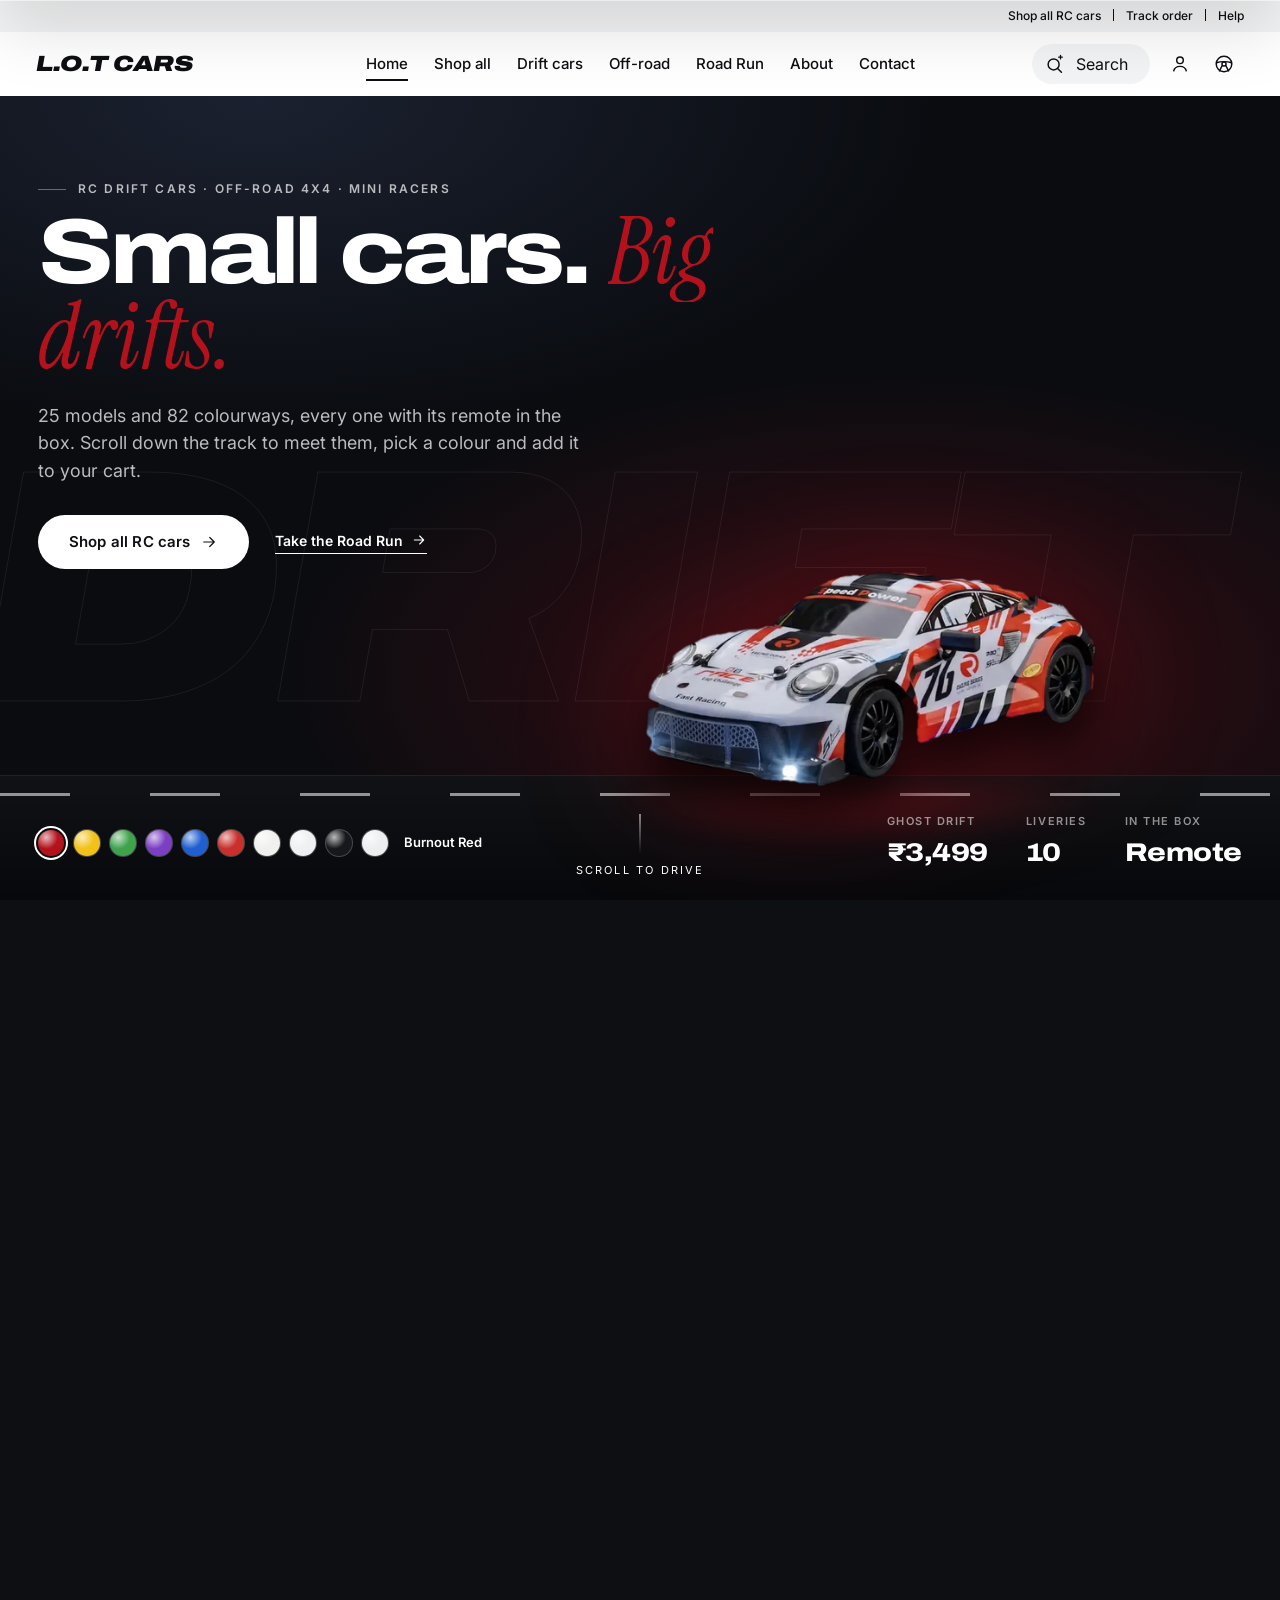
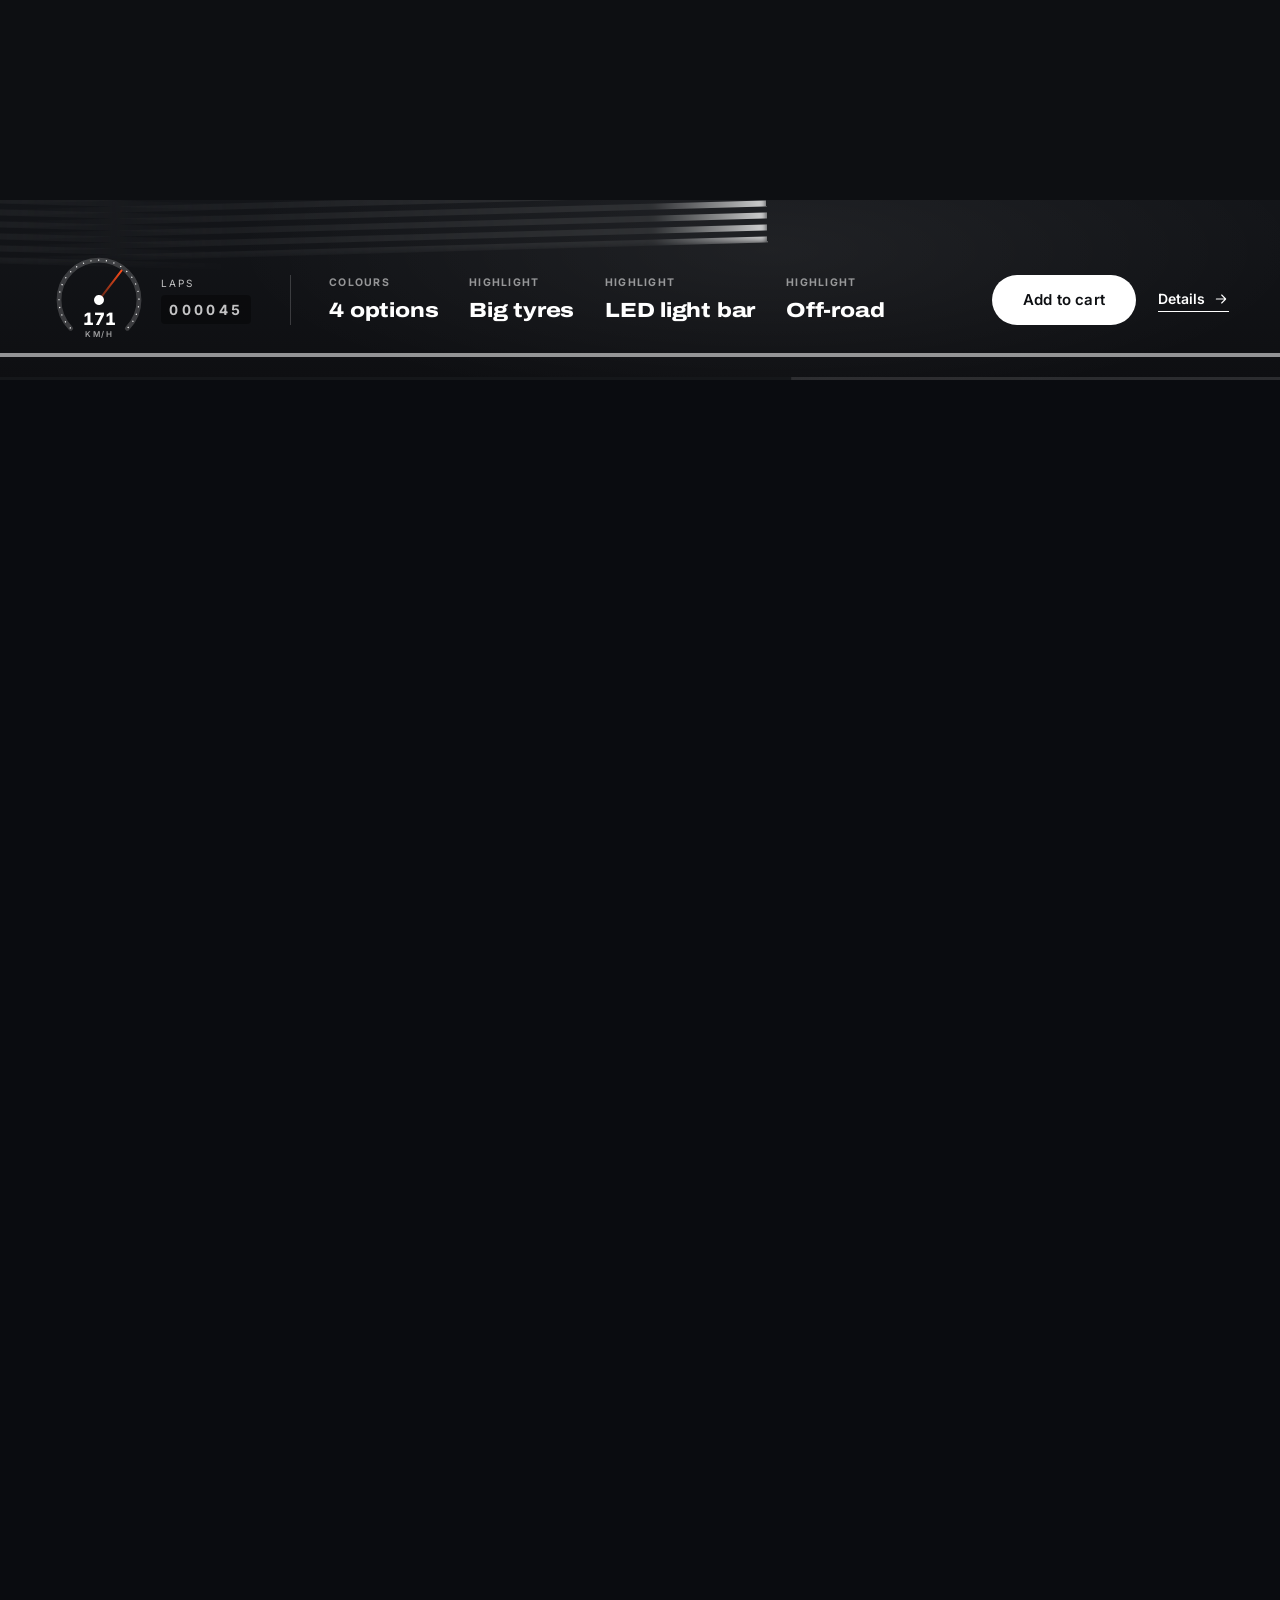
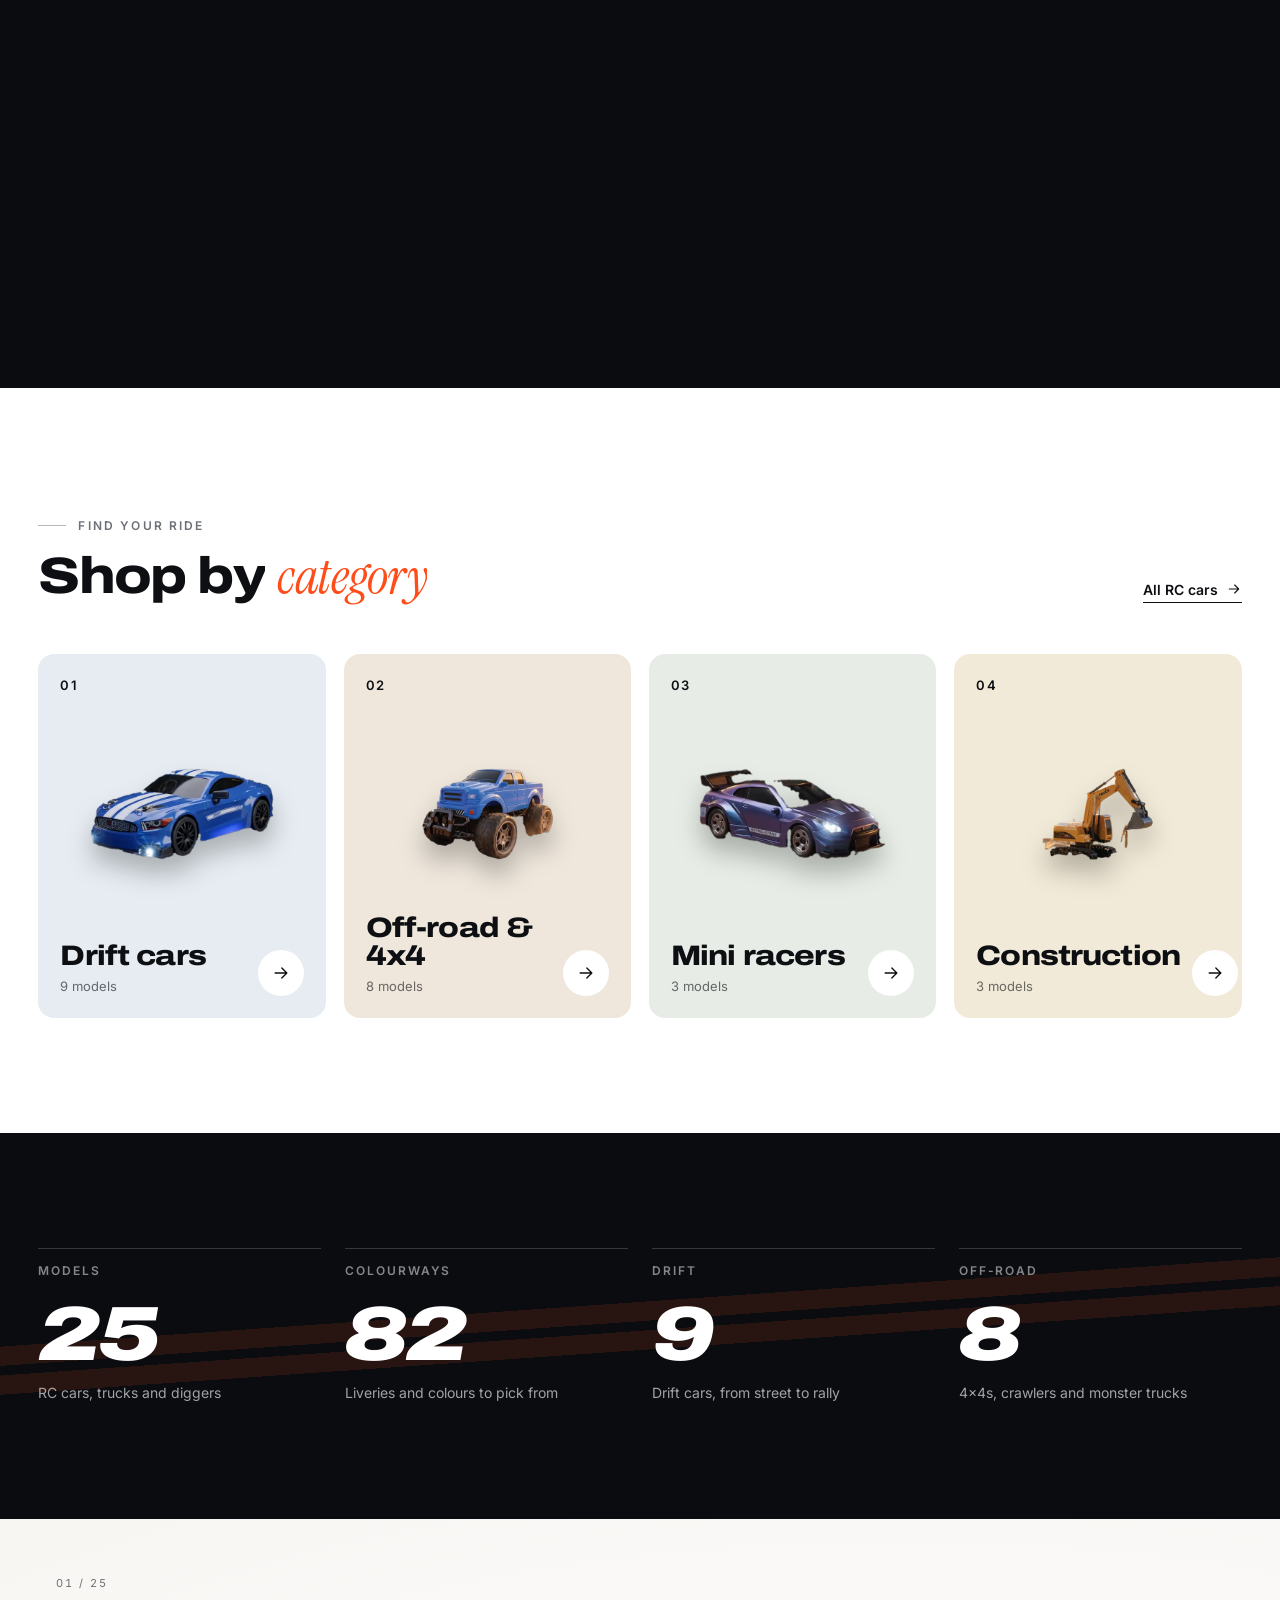
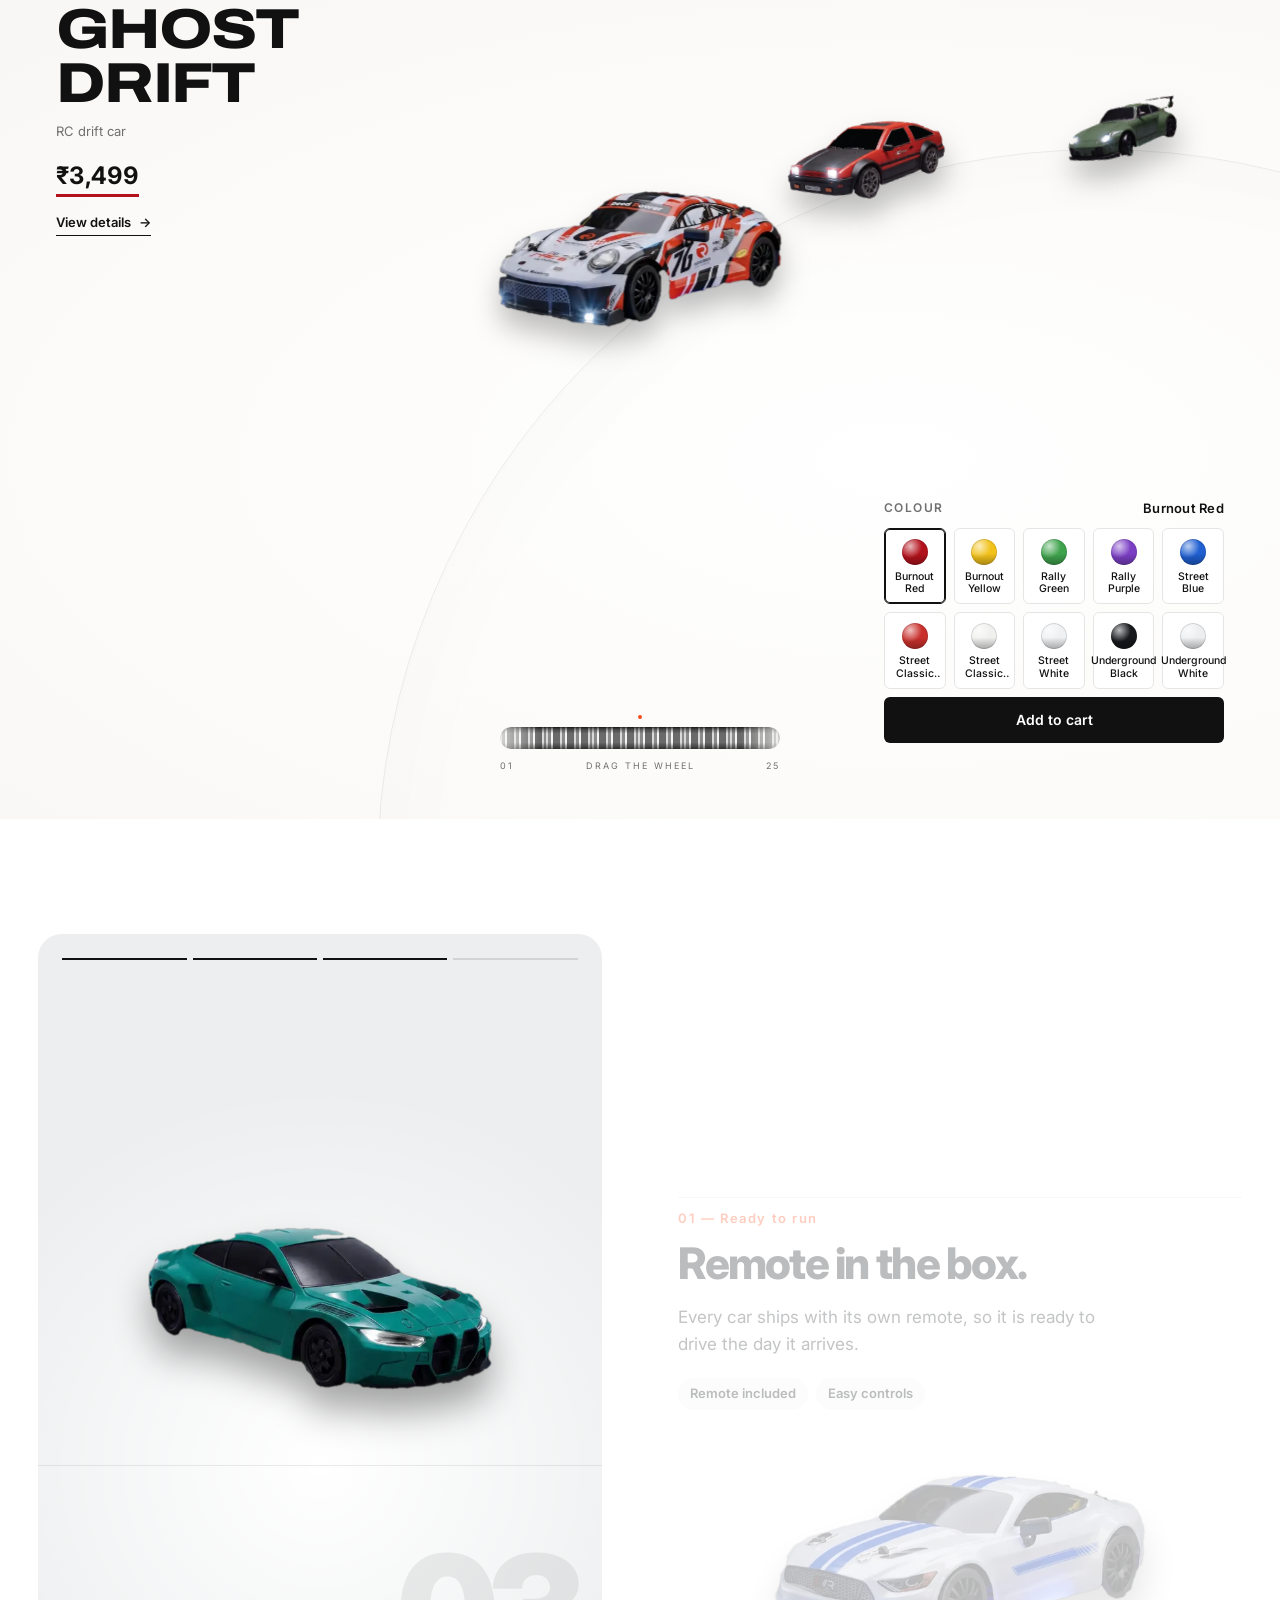
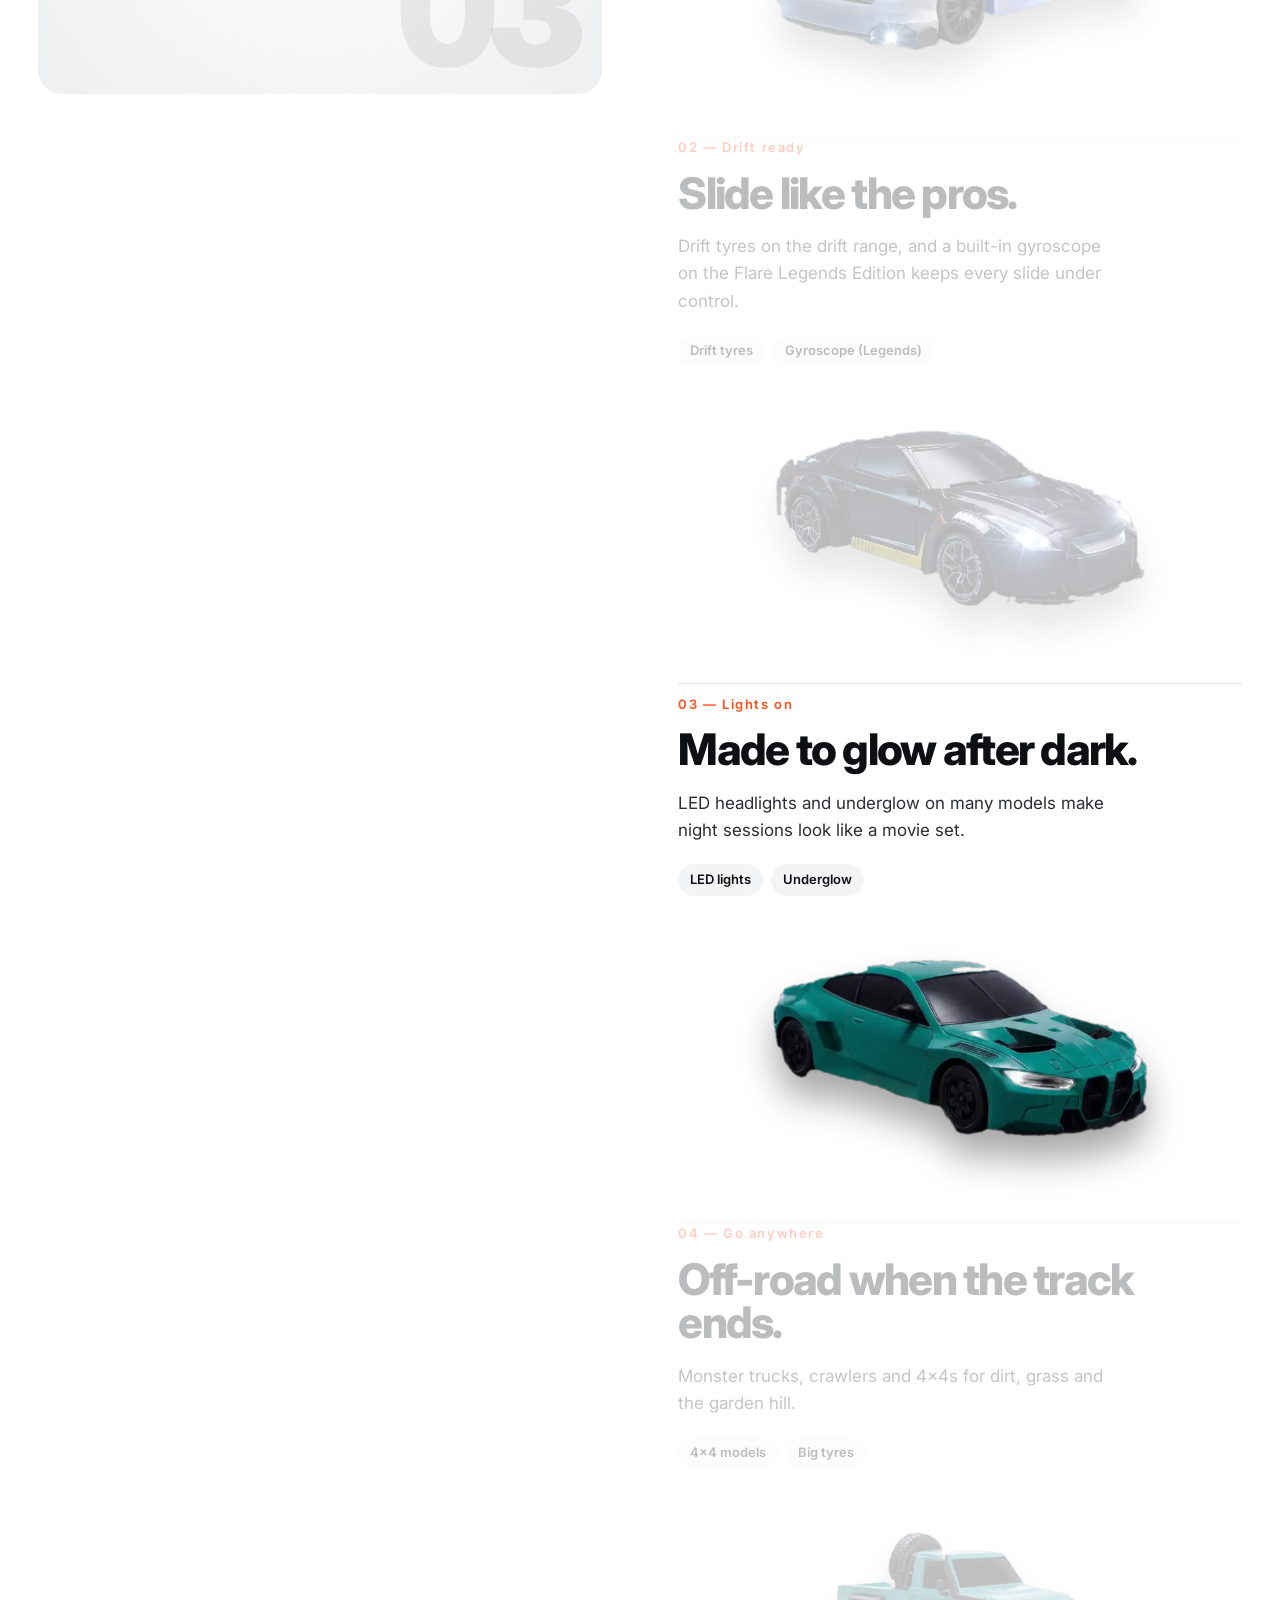
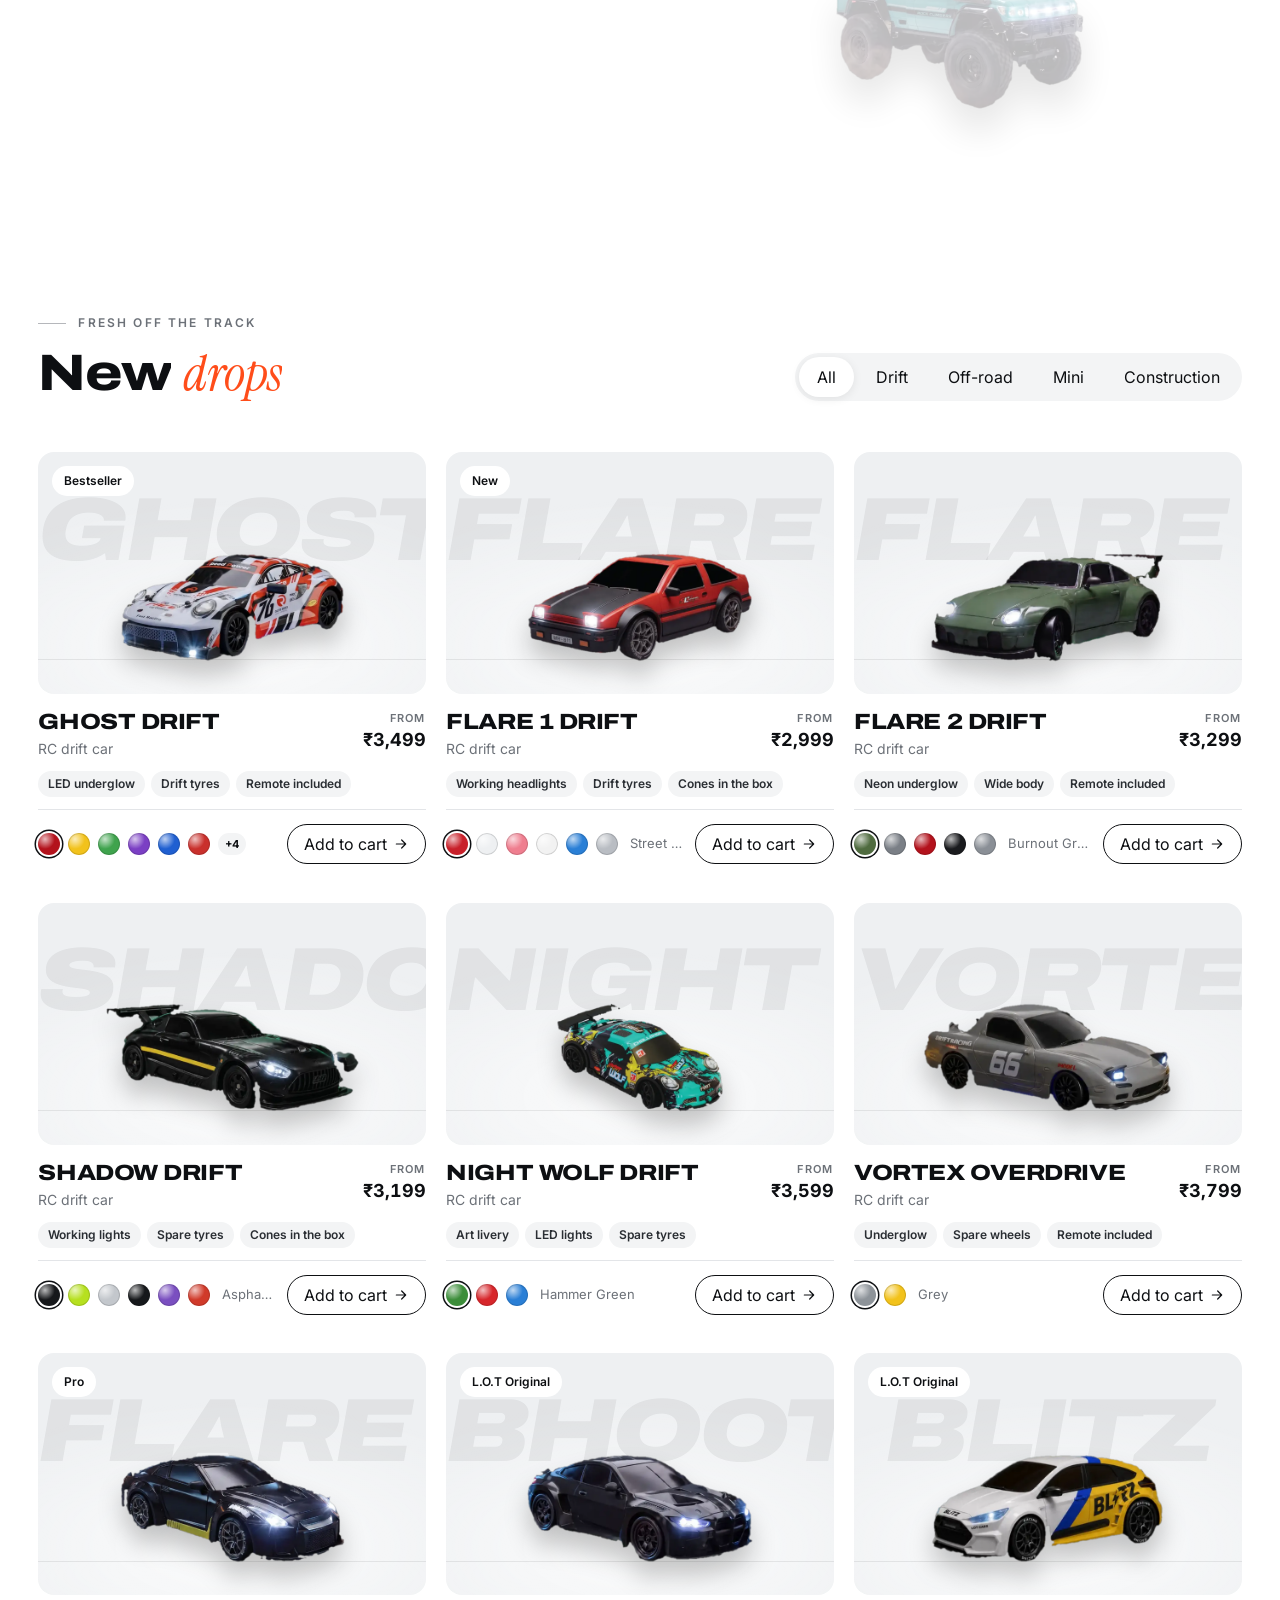
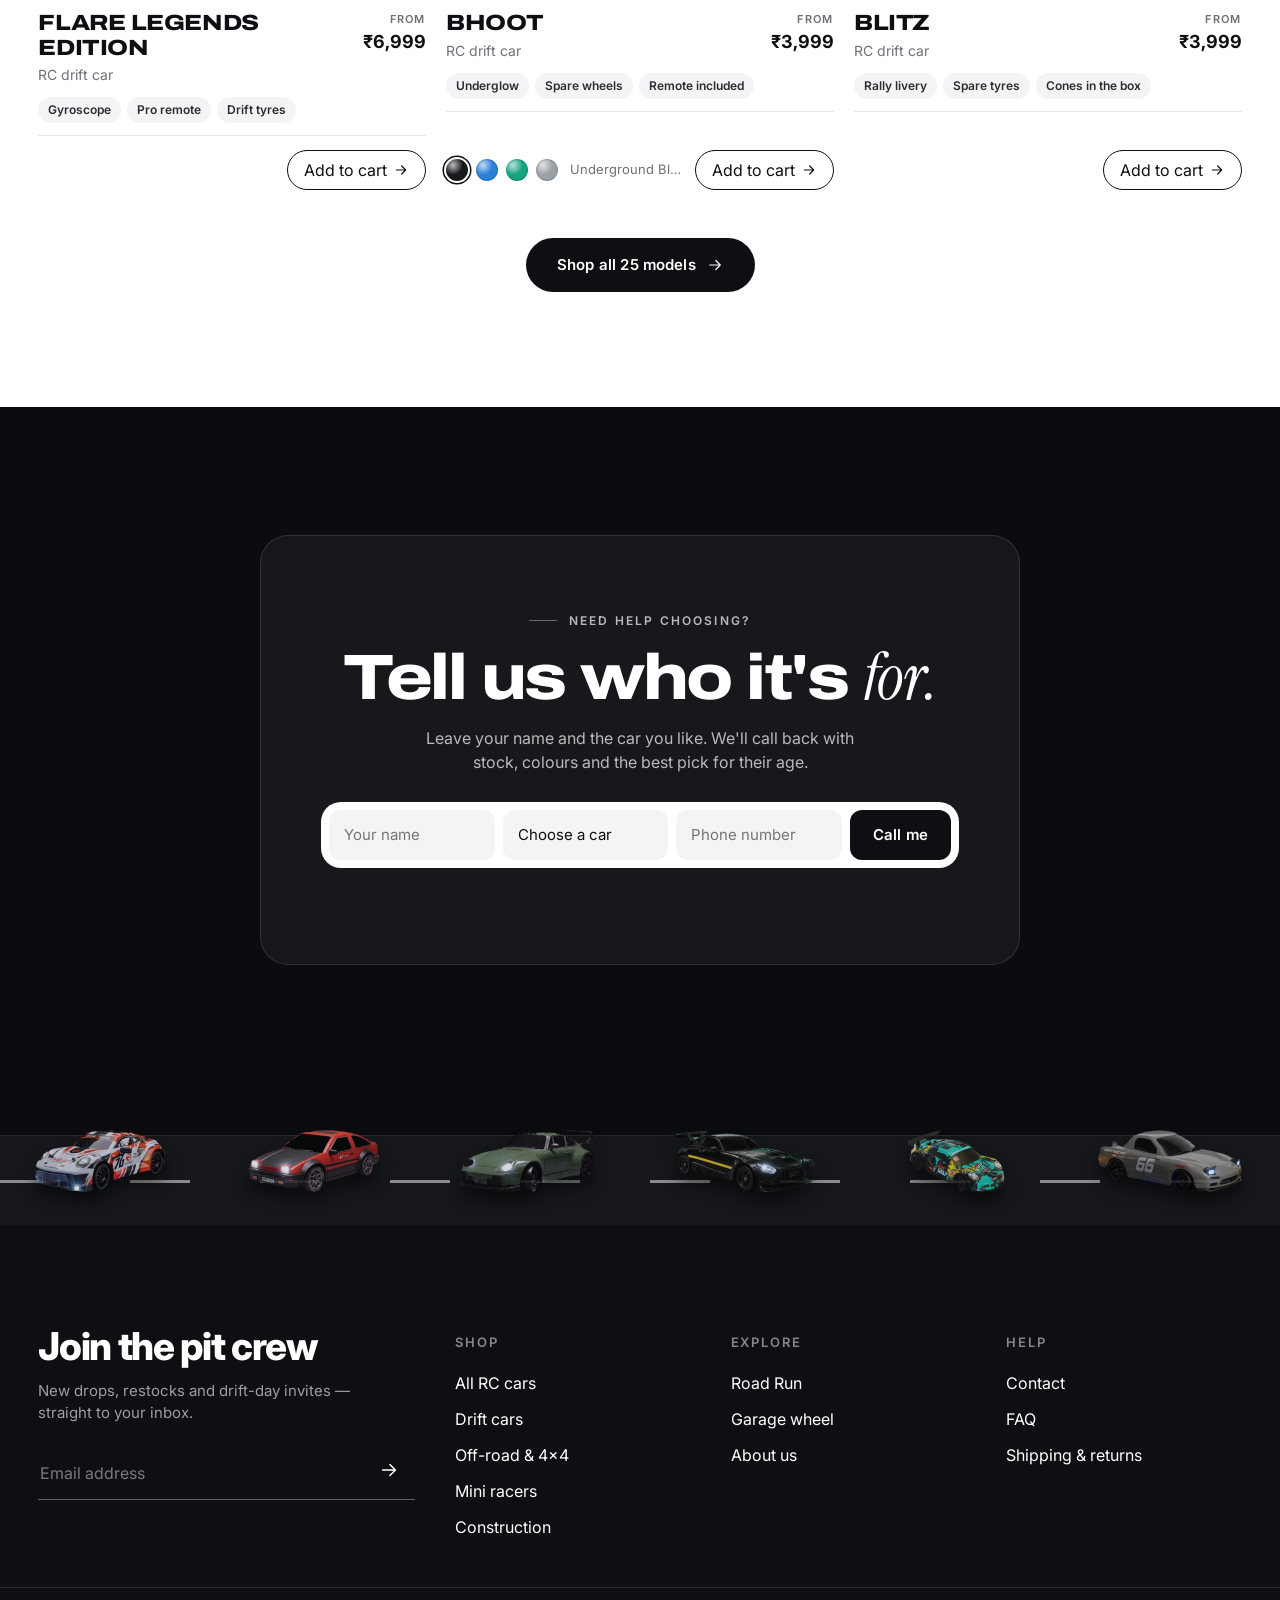
<file: html/index.html>
<!DOCTYPE html>
<html lang="en" data-currency="INR">
<head>
  <meta charset="UTF-8">
  <meta name="viewport" content="width=device-width, initial-scale=1.0">
  <title>L.O.T Cars — RC drift cars, off-road 4x4s and mini racers</title>
  <meta name="description" content="Scroll down the track to meet every RC car, pick a colour and add it to your cart.">
  <link rel="preconnect" href="https://fonts.googleapis.com">
  <link rel="preconnect" href="https://fonts.gstatic.com" crossorigin>
  <link href="https://fonts.googleapis.com/css2?family=Archivo:ital,wdth,wght@0,62..125,400..900;1,62..125,400..900&family=Inter:wght@400;500;600;700;800&family=Instrument+Serif:ital@0;1&display=swap" rel="stylesheet">
  <script>document.documentElement.classList.add('motion-ready');</script>
  <link rel="stylesheet" href="assets/base.css">
  <link rel="stylesheet" href="assets/site.css">
  <link rel="stylesheet" href="assets/motion.css">
  <link rel="stylesheet" href="assets/car-hero.css">
  <link rel="stylesheet" href="assets/sections.css">
  <link rel="stylesheet" href="assets/road-run.css">
  <link rel="stylesheet" href="assets/car-orbit.css">
  <link rel="stylesheet" href="assets/car-sections.css">
</head>
<body id="top" data-preloader class="sx">

  <div data-site-header></div>
  <script src="assets/brand.js"></script>
  <script src="assets/site.js"></script>

  <main id="main">

  <!-- ===================== HERO: the Ghost drives in, scroll drives it off ===================== -->
  <section class="ch" data-car-hero aria-label="Introduction" style="--hero-paint:#b3121c">
    <div class="ch-word" aria-hidden="true">DRIFT</div>
    <div class="ch-in">
      <div class="ch-copy">
        <p class="eyebrow" data-reveal>RC drift cars · Off-road 4x4 · Mini racers</p>
        <h1 class="display ch-title" data-split>Small cars. <em>Big drifts.</em></h1>
        <p class="lead" data-reveal style="--rd:.45s">25 models and 82 colourways, every one with its remote in the box. Scroll down the track to meet them, pick a colour and add it to your cart.</p>
        <div class="ch-ctas" data-reveal style="--rd:.6s">
          <a class="btn btn-light" href="inventory.html" data-magnetic>Shop all RC cars <svg viewBox="0 0 24 24" fill="none" stroke="currentColor" stroke-width="1.6" stroke-linecap="round" stroke-linejoin="round"><path d="M5 12h14M13 6l6 6-6 6"/></svg></a>
          <a class="link-arrow" href="index.html#road-run">Take the Road Run <svg viewBox="0 0 24 24" fill="none" stroke="currentColor" stroke-width="1.6" stroke-linecap="round" stroke-linejoin="round"><path d="M5 12h14M13 6l6 6-6 6"/></svg></a>
        </div>
      </div>
    </div>
    <div class="ch-road" aria-hidden="true">
      <div class="ch-streaks"><i></i><i></i><i></i><i></i></div>
      <div class="ch-floor"></div>
      <div class="ch-reflect"></div>
      <div class="ch-car" data-hero-car data-cutout data-face="left" data-image="assets/img/cutouts/ghost-rc-drift-car-burnout-red.webp"></div>
    </div>
    <div class="ch-bar">
      <div class="ch-paints" data-hero-paints role="group" aria-label="Ghost Drift liveries">
        <button type="button" data-hex="#b3121c" data-image="assets/img/cutouts/ghost-rc-drift-car-burnout-red.webp" style="--c:#b3121c" aria-label="Burnout Red" aria-pressed="true"></button>
        <button type="button" data-hex="#f2c21b" data-image="assets/img/cutouts/ghost-rc-drift-car-burnout-yellow.webp" style="--c:#f2c21b" aria-label="Burnout Yellow" aria-pressed="false"></button>
        <button type="button" data-hex="#3fa34d" data-image="assets/img/cutouts/ghost-rc-drift-car-rally-green.webp" style="--c:#3fa34d" aria-label="Rally Green" aria-pressed="false"></button>
        <button type="button" data-hex="#7b3fc4" data-image="assets/img/cutouts/ghost-rc-drift-car-rally-purple.webp" style="--c:#7b3fc4" aria-label="Rally Purple" aria-pressed="false"></button>
        <button type="button" data-hex="#1f5fd1" data-image="assets/img/cutouts/ghost-rc-drift-car-street-blue.webp" style="--c:#1f5fd1" aria-label="Street Blue" aria-pressed="false"></button>
        <button type="button" data-hex="#c9302c" data-image="assets/img/cutouts/ghost-rc-drift-car-street-classic-red.webp" style="--c:#c9302c" aria-label="Street Classic Red" aria-pressed="false"></button>
        <button type="button" data-hex="#f0f0ee" data-image="assets/img/cutouts/ghost-rc-drift-car-street-classic-white.webp" style="--c:#f0f0ee" aria-label="Street Classic White" aria-pressed="false"></button>
        <button type="button" data-hex="#eef0f2" data-image="assets/img/cutouts/ghost-rc-drift-car-street-white.webp" style="--c:#eef0f2" aria-label="Street White" aria-pressed="false"></button>
        <button type="button" data-hex="#16181b" data-image="assets/img/cutouts/ghost-rc-drift-car-underground-black.webp" style="--c:#16181b" aria-label="Underground Black" aria-pressed="false"></button>
        <button type="button" data-hex="#eceef0" data-image="assets/img/cutouts/ghost-rc-drift-car-underground-white.webp" style="--c:#eceef0" aria-label="Underground White" aria-pressed="false"></button>
        <span data-hero-paint-name>Burnout Red</span>
      </div>
      <dl class="ch-specs">
        <div><dt>Ghost Drift</dt><dd>₹3,499</dd></div>
        <div><dt>Liveries</dt><dd>10</dd></div>
        <div><dt>In the box</dt><dd>Remote</dd></div>
      </dl>
    </div>
    <a class="ch-scroll" href="index.html#road-run"><i></i><span>Scroll to drive</span></a>
  </section>

  <!-- ===================== MARQUEE ===================== -->
  <section class="mq" aria-label="Highlights" data-marquee></section>

  <!-- ===================== ROAD RUN: scroll and the cars drive past on a neon track ===================== -->
  <section id="road-run" class="rr" data-rr data-rr-sky="night" data-rr-ids="ghost,flare-1,shadow,bhoot,night-wolf,gator-hammer,roxie,knox,nitro-mini" aria-label="Road Run — scroll to drive through the line-up">
    <div class="rr-sticky">
      <div class="rr-glow" aria-hidden="true"></div>
      <div class="rr-layer rr-neon rr-neon--far" data-rr-layer="0.12" data-tile="180" aria-hidden="true"></div>
      <div class="rr-layer rr-neon" data-rr-layer="0.3" data-tile="260" aria-hidden="true"></div>
      <div class="rr-ghost" data-rr-ghost aria-hidden="true"></div>
      <div class="rr-wall" aria-hidden="true"></div>
      <div class="rr-road" aria-hidden="true">
        <div class="rr-road-sheen"></div>
        <div class="rr-lane" data-rr-lane></div>
        <div class="rr-edge"></div>
      </div>
      <div class="rr-layer rr-kerb" data-rr-layer="1" data-tile="80" aria-hidden="true"></div>
      <div class="rr-scrim" aria-hidden="true"></div>
      <div class="rr-cars" data-rr-cars></div>

      <div class="rr-info" aria-live="polite">
        <div class="rr-idx"><span data-rr-idx>01</span> / <span data-rr-max>09</span> — Road Run</div>
        <p class="rr-cat" data-rr-cat></p>
        <h2 class="rr-name" data-rr-name></h2>
        <p class="rr-tag" data-rr-tag></p>
        <div class="rr-price"><small>Price</small><strong data-rr-price></strong><span class="rr-paint-name" data-rr-paint></span></div>
        <div class="rr-paints" data-rr-paints role="radiogroup" aria-label="Choose a colour"></div>
      </div>

      <ol class="rr-steps" data-rr-steps aria-label="Cars on the track"></ol>

      <div class="rr-dash">
        <div class="rr-hud" aria-hidden="true">
          <div class="rr-gauge">
            <svg viewBox="0 0 120 120">
              <path d="M24.6 95.4 A50 50 0 1 1 95.4 95.4" fill="none" stroke="rgba(255,255,255,.18)" stroke-width="6" stroke-linecap="round"/>
              <path d="M24.6 95.4 A50 50 0 1 1 95.4 95.4" fill="none" stroke="#fff" stroke-width="1.5" stroke-dasharray="1.5 8.2"/>
            </svg>
            <span class="rr-needle" data-rr-needle></span>
            <span class="rr-gauge-num"><span data-rr-speed>0</span><small>KM/H</small></span>
          </div>
          <div class="rr-odo">Laps<b data-rr-odo>000000</b></div>
        </div>
        <dl class="rr-specs" data-rr-specs></dl>
        <div class="rr-ctas">
          <p class="rr-msg" data-rr-msg aria-live="polite"></p>
          <button type="button" class="btn btn-light" data-rr-reserve>Add to cart</button>
          <a class="link-arrow" href="inventory.html" data-rr-link>Details <svg viewBox="0 0 24 24" fill="none" stroke="currentColor" stroke-width="1.6" stroke-linecap="round" stroke-linejoin="round"><path d="M5 12h14M13 6l6 6-6 6"/></svg></a>
        </div>
      </div>
      <div class="rr-hint" aria-hidden="true"><i></i>Scroll to drive</div>
      <div class="rr-bar" aria-hidden="true"><i></i></div>
    </div>
  </section>

  <!-- ===================== CATEGORIES ===================== -->
  <section class="section" id="categories" aria-labelledby="bt-title">
    <div class="container">
      <div class="section-head">
        <div>
          <p class="eyebrow" data-reveal>Find your ride</p>
          <h2 class="h2" id="bt-title" data-split style="margin-top:16px">Shop by <em>category</em></h2>
        </div>
        <a class="link-arrow" href="inventory.html" data-reveal>All RC cars <svg viewBox="0 0 24 24" fill="none" stroke="currentColor" stroke-width="1.6" stroke-linecap="round" stroke-linejoin="round"><path d="M5 12h14M13 6l6 6-6 6"/></svg></a>
      </div>
      <div class="bt-grid" data-reveal-stagger="0.08">
        <a class="bt" href="inventory.html?c=drift" data-reveal data-cursor="Shop" style="--tone:#e6ecf2">
          <span class="bt-car"><img src="assets/img/cutouts/ghost-rc-drift-car-street-blue.webp" alt="" loading="lazy"></span>
          <span class="bt-n">01</span>
          <span class="bt-foot"><span><span class="bt-name">Drift cars</span><span class="bt-count">9 models</span></span><span class="bt-arrow"><svg viewBox="0 0 24 24" fill="none" stroke="currentColor" stroke-width="1.6" stroke-linecap="round" stroke-linejoin="round"><path d="M5 12h14M13 6l6 6-6 6"/></svg></span></span>
        </a>
        <a class="bt" href="inventory.html?c=offroad" data-reveal data-cursor="Shop" style="--tone:#efe7dc">
          <span class="bt-car"><img src="assets/img/cutouts/knox-off-road-rc-truck-explorer-blue.webp" alt="" loading="lazy"></span>
          <span class="bt-n">02</span>
          <span class="bt-foot"><span><span class="bt-name">Off-road &amp; 4x4</span><span class="bt-count">8 models</span></span><span class="bt-arrow"><svg viewBox="0 0 24 24" fill="none" stroke="currentColor" stroke-width="1.6" stroke-linecap="round" stroke-linejoin="round"><path d="M5 12h14M13 6l6 6-6 6"/></svg></span></span>
        </a>
        <a class="bt" href="inventory.html?c=mini" data-reveal data-cursor="Shop" style="--tone:#e7ece6">
          <span class="bt-car"><img src="assets/img/cutouts/nitro-mini-rc-car-race-blue.webp" alt="" loading="lazy"></span>
          <span class="bt-n">03</span>
          <span class="bt-foot"><span><span class="bt-name">Mini racers</span><span class="bt-count">3 models</span></span><span class="bt-arrow"><svg viewBox="0 0 24 24" fill="none" stroke="currentColor" stroke-width="1.6" stroke-linecap="round" stroke-linejoin="round"><path d="M5 12h14M13 6l6 6-6 6"/></svg></span></span>
        </a>
        <a class="bt" href="inventory.html?c=construction" data-reveal data-cursor="Shop" style="--tone:#f2ead8">
          <span class="bt-car"><img src="assets/img/cutouts/fang-rc-excavator-default-title.webp" alt="" loading="lazy"></span>
          <span class="bt-n">04</span>
          <span class="bt-foot"><span><span class="bt-name">Construction</span><span class="bt-count">3 models</span></span><span class="bt-arrow"><svg viewBox="0 0 24 24" fill="none" stroke="currentColor" stroke-width="1.6" stroke-linecap="round" stroke-linejoin="round"><path d="M5 12h14M13 6l6 6-6 6"/></svg></span></span>
        </a>
      </div>
    </div>
  </section>

  <!-- ===================== STATS (counted from the catalog) ===================== -->
  <section class="section stats" aria-label="The range in numbers">
    <div class="container">
      <div class="stats-grid" data-reveal-stagger="0.1">
        <div class="stat" data-reveal><span class="stat-k">Models</span><span class="stat-num" data-count-to="25"><span data-count>25</span></span><span class="stat-label">RC cars, trucks and diggers</span></div>
        <div class="stat" data-reveal><span class="stat-k">Colourways</span><span class="stat-num" data-count-to="82"><span data-count>82</span></span><span class="stat-label">Liveries and colours to pick from</span></div>
        <div class="stat" data-reveal><span class="stat-k">Drift</span><span class="stat-num" data-count-to="9"><span data-count>9</span></span><span class="stat-label">Drift cars, from street to rally</span></div>
        <div class="stat" data-reveal><span class="stat-k">Off-road</span><span class="stat-num" data-count-to="8"><span data-count>8</span></span><span class="stat-label">4x4s, crawlers and monster trucks</span></div>
      </div>
    </div>
  </section>

  <!-- ===================== GARAGE WHEEL (drag the wheel) ===================== -->
  <section id="showroom" class="orbit" data-orbit-section aria-label="Garage — drag the wheel to choose a car">
    <div class="orbit-stage" data-orbit-stage data-cursor="Drag">
      <div class="orbit-ring" data-orbit-ring aria-hidden="true"></div>
    </div>

    <div class="orbit-info" aria-live="polite">
      <div class="orbit-idx" data-orbit-idx>01 / 25</div>
      <h2 class="orbit-name" data-orbit-name></h2>
      <p class="orbit-meta" data-orbit-meta></p>
      <div class="orbit-price" data-orbit-price></div>
      <a class="orbit-details" href="inventory.html" data-orbit-details>View details <span aria-hidden="true">&rarr;</span></a>
    </div>

    <div class="orbit-wheel" data-orbit-wheel role="slider" tabindex="0" aria-label="Turn the wheel to choose a car" aria-valuemin="1" aria-valuemax="25" aria-valuenow="1">
      <span class="orbit-wheel-dot" aria-hidden="true"></span>
      <div class="orbit-wheel-track" data-orbit-track></div>
      <div class="orbit-wheel-labels" aria-hidden="true"><span>01</span><span>Drag the wheel</span><span data-orbit-max>25</span></div>
    </div>

    <div class="orbit-paints-wrap">
      <div class="orbit-paints-head"><span>Colour</span><span data-orbit-paint></span></div>
      <div class="orbit-paints" data-orbit-paints role="radiogroup" aria-label="Choose a colour"></div>
      <button type="button" class="orbit-reserve" data-orbit-reserve>Add to cart</button>
      <p class="orbit-msg" data-orbit-msg aria-live="polite"></p>
    </div>
  </section>

  <!-- ===================== FEATURE SCROLL ===================== -->
  <section class="section" data-feat aria-labelledby="feat-title">
    <div class="container feat-in">
      <div class="feat-media" aria-hidden="true">
        <div class="feat-frame">
          <div class="feat-progress"><i></i><i></i><i></i><i></i></div>
          <figure class="feat-img is-cut"><img src="assets/img/cutouts/ghost-rc-drift-car-street-white.webp" alt="" loading="lazy"></figure>
          <figure class="feat-img is-cut"><img src="assets/img/cutouts/flare-legends-edition-rc-drift-car-with-gyroscope-default-title.webp" alt="" loading="lazy"></figure>
          <figure class="feat-img is-cut"><img src="assets/img/cutouts/l-o-t-cars-bhoot-underground-green.webp" alt="" loading="lazy"></figure>
          <figure class="feat-img is-cut"><img src="assets/img/cutouts/l-o-t-cars-roxie-explorer-aqua.webp" alt="" loading="lazy"></figure>
          <span class="feat-big" data-feat-num>01</span>
        </div>
      </div>
      <div class="feat-list">
        <header>
          <p class="eyebrow" data-reveal>Why L.O.T Cars</p>
          <h2 class="h2" id="feat-title" data-split style="margin-top:20px">Built for the <em>living room</em> and the drift pad.</h2>
        </header>
        <article class="feat-item">
          <span class="feat-idx">01 — Ready to run</span>
          <h3>Remote in the box.</h3>
          <p>Every car ships with its own remote, so it is ready to drive the day it arrives.</p>
          <ul><li>Remote included</li><li>Easy controls</li></ul>
          <div class="feat-item-img is-cut"><img src="assets/img/cutouts/ghost-rc-drift-car-street-white.webp" alt="" loading="lazy"></div>
        </article>
        <article class="feat-item">
          <span class="feat-idx">02 — Drift ready</span>
          <h3>Slide like the pros.</h3>
          <p>Drift tyres on the drift range, and a built-in gyroscope on the Flare Legends Edition keeps every slide under control.</p>
          <ul><li>Drift tyres</li><li>Gyroscope (Legends)</li></ul>
          <div class="feat-item-img is-cut"><img src="assets/img/cutouts/flare-legends-edition-rc-drift-car-with-gyroscope-default-title.webp" alt="" loading="lazy"></div>
        </article>
        <article class="feat-item">
          <span class="feat-idx">03 — Lights on</span>
          <h3>Made to glow after dark.</h3>
          <p>LED headlights and underglow on many models make night sessions look like a movie set.</p>
          <ul><li>LED lights</li><li>Underglow</li></ul>
          <div class="feat-item-img is-cut"><img src="assets/img/cutouts/l-o-t-cars-bhoot-underground-green.webp" alt="" loading="lazy"></div>
        </article>
        <article class="feat-item">
          <span class="feat-idx">04 — Go anywhere</span>
          <h3>Off-road when the track ends.</h3>
          <p>Monster trucks, crawlers and 4x4s for dirt, grass and the garden hill.</p>
          <ul><li>4x4 models</li><li>Big tyres</li></ul>
          <div class="feat-item-img is-cut"><img src="assets/img/cutouts/l-o-t-cars-roxie-explorer-aqua.webp" alt="" loading="lazy"></div>
        </article>
      </div>
    </div>
  </section>

  <!-- ===================== NEW DROPS ===================== -->
  <section class="section" data-pg data-limit="9" aria-labelledby="pg-title" style="padding-top:0">
    <div class="container">
      <div class="section-head">
        <div>
          <p class="eyebrow" data-reveal>Fresh off the track</p>
          <h2 class="h2" id="pg-title" data-split style="margin-top:16px">New <em>drops</em></h2>
        </div>
        <div class="tabs" role="group" aria-label="Filter cars" data-reveal>
          <span class="tab-ink" aria-hidden="true"></span>
          <button type="button" class="tab" data-filter="all" aria-pressed="true">All</button>
          <button type="button" class="tab" data-filter="drift" aria-pressed="false">Drift</button>
          <button type="button" class="tab" data-filter="offroad" aria-pressed="false">Off-road</button>
          <button type="button" class="tab" data-filter="mini" aria-pressed="false">Mini</button>
          <button type="button" class="tab" data-filter="construction" aria-pressed="false">Construction</button>
        </div>
      </div>
      <div class="cc-grid" data-pg-grid></div>
      <div style="text-align:center;margin-top:48px" data-reveal><a class="btn btn-dark" href="inventory.html" data-magnetic>Shop all 25 models <svg viewBox="0 0 24 24" fill="none" stroke="currentColor" stroke-width="1.6" stroke-linecap="round" stroke-linejoin="round"><path d="M5 12h14M13 6l6 6-6 6"/></svg></a></div>
    </div>
  </section>

  <!-- ===================== ASK US ===================== -->
  <section class="td td--strip" id="ask" aria-labelledby="td-title">
    <div class="container">
      <div class="td-card" data-reveal="up">
        <p class="eyebrow">Need help choosing?</p>
        <h2 class="h2" id="td-title">Tell us who it's <em>for.</em></h2>
        <p>Leave your name and the car you like. We'll call back with stock, colours and the best pick for their age.</p>
        <form class="td-form" data-td-form novalidate>
          <label class="visually-hidden" for="td-name">Name</label>
          <input id="td-name" name="name" type="text" placeholder="Your name" autocomplete="name" required>
          <label class="visually-hidden" for="td-model">Car</label>
          <select id="td-model" name="model" required><option value="">Choose a car</option></select>
          <label class="visually-hidden" for="td-phone">Phone</label>
          <input id="td-phone" name="phone" type="tel" placeholder="Phone number" autocomplete="tel" required>
          <button type="submit" class="btn btn-dark">Call me</button>
        </form>
        <p class="td-msg" aria-live="polite"></p>
      </div>
    </div>
    <div class="td-road" aria-hidden="true"></div>
    <div class="td-strip" aria-hidden="true"><img class="is-cut" src="assets/img/cutouts/ghost-rc-drift-car-burnout-red.webp" alt="" loading="lazy"><img class="is-cut" src="assets/img/cutouts/flare-1-rc-drift-car-street-red.webp" alt="" loading="lazy"><img class="is-cut" src="assets/img/cutouts/flare-2-rc-drift-car-burnout-green.webp" alt="" loading="lazy"><img class="is-cut" src="assets/img/cutouts/shadow-rc-drift-car-asphalt-black.webp" alt="" loading="lazy"><img class="is-cut" src="assets/img/cutouts/night-wolf-rc-drift-car-hammer-green.webp" alt="" loading="lazy"><img class="is-cut" src="assets/img/cutouts/vortex-overdrive-grey.webp" alt="" loading="lazy"><img class="is-cut" src="assets/img/cutouts/flare-legends-edition-rc-drift-car-with-gyroscope-default-title.webp" alt="" loading="lazy"><img class="is-cut" src="assets/img/cutouts/l-o-t-cars-bhoot-underground-black.webp" alt="" loading="lazy"><img class="is-cut" src="assets/img/cutouts/l-o-t-cars-blitz-default-title.webp" alt="" loading="lazy"><img class="is-cut" src="assets/img/cutouts/l-o-t-cars-zip-black.webp" alt="" loading="lazy"><img class="is-cut" src="assets/img/cutouts/dash-mini-rc-car-black.webp" alt="" loading="lazy"><img class="is-cut" src="assets/img/cutouts/nitro-mini-rc-car-race-blue.webp" alt="" loading="lazy"><img class="is-cut" src="assets/img/cutouts/l-o-t-cars-gator-hammer-black.webp" alt="" loading="lazy"><img class="is-cut" src="assets/img/cutouts/l-o-t-cars-gator-marsh-black.webp" alt="" loading="lazy"><img class="is-cut" src="assets/img/cutouts/l-o-t-cars-roxie-explorer-aqua.webp" alt="" loading="lazy"><img class="is-cut" src="assets/img/cutouts/knox-off-road-rc-truck-adventure-black.webp" alt="" loading="lazy"><img class="is-cut" src="assets/img/cutouts/bumble-off-road-rc-car-forest-green.webp" alt="" loading="lazy"><img class="is-cut" src="assets/img/cutouts/apex-4x4-rc-car-default-title.webp" alt="" loading="lazy"><img class="is-cut" src="assets/img/cutouts/doughty-4x4-rc-car-default-title.webp" alt="" loading="lazy"><img class="is-cut" src="assets/img/cutouts/gazer-4x4-rc-car-default-title.webp" alt="" loading="lazy"><img class="is-cut" src="assets/img/cutouts/fang-rc-excavator-default-title.webp" alt="" loading="lazy"><img class="is-cut" src="assets/img/cutouts/rift-default-title.webp" alt="" loading="lazy"><img class="is-cut" src="assets/img/cutouts/rumble-default-title.webp" alt="" loading="lazy"><img class="is-cut" src="assets/img/cutouts/mac-gray.webp" alt="" loading="lazy"><img class="is-cut" src="assets/img/cutouts/vera-rc-bus-hammer-orange.webp" alt="" loading="lazy"><img class="is-cut" src="assets/img/cutouts/ghost-rc-drift-car-burnout-red.webp" alt="" loading="lazy"><img class="is-cut" src="assets/img/cutouts/flare-1-rc-drift-car-street-red.webp" alt="" loading="lazy"><img class="is-cut" src="assets/img/cutouts/flare-2-rc-drift-car-burnout-green.webp" alt="" loading="lazy"><img class="is-cut" src="assets/img/cutouts/shadow-rc-drift-car-asphalt-black.webp" alt="" loading="lazy"><img class="is-cut" src="assets/img/cutouts/night-wolf-rc-drift-car-hammer-green.webp" alt="" loading="lazy"><img class="is-cut" src="assets/img/cutouts/vortex-overdrive-grey.webp" alt="" loading="lazy"><img class="is-cut" src="assets/img/cutouts/flare-legends-edition-rc-drift-car-with-gyroscope-default-title.webp" alt="" loading="lazy"><img class="is-cut" src="assets/img/cutouts/l-o-t-cars-bhoot-underground-black.webp" alt="" loading="lazy"><img class="is-cut" src="assets/img/cutouts/l-o-t-cars-blitz-default-title.webp" alt="" loading="lazy"><img class="is-cut" src="assets/img/cutouts/l-o-t-cars-zip-black.webp" alt="" loading="lazy"><img class="is-cut" src="assets/img/cutouts/dash-mini-rc-car-black.webp" alt="" loading="lazy"><img class="is-cut" src="assets/img/cutouts/nitro-mini-rc-car-race-blue.webp" alt="" loading="lazy"><img class="is-cut" src="assets/img/cutouts/l-o-t-cars-gator-hammer-black.webp" alt="" loading="lazy"><img class="is-cut" src="assets/img/cutouts/l-o-t-cars-gator-marsh-black.webp" alt="" loading="lazy"><img class="is-cut" src="assets/img/cutouts/l-o-t-cars-roxie-explorer-aqua.webp" alt="" loading="lazy"><img class="is-cut" src="assets/img/cutouts/knox-off-road-rc-truck-adventure-black.webp" alt="" loading="lazy"><img class="is-cut" src="assets/img/cutouts/bumble-off-road-rc-car-forest-green.webp" alt="" loading="lazy"><img class="is-cut" src="assets/img/cutouts/apex-4x4-rc-car-default-title.webp" alt="" loading="lazy"><img class="is-cut" src="assets/img/cutouts/doughty-4x4-rc-car-default-title.webp" alt="" loading="lazy"><img class="is-cut" src="assets/img/cutouts/gazer-4x4-rc-car-default-title.webp" alt="" loading="lazy"><img class="is-cut" src="assets/img/cutouts/fang-rc-excavator-default-title.webp" alt="" loading="lazy"><img class="is-cut" src="assets/img/cutouts/rift-default-title.webp" alt="" loading="lazy"><img class="is-cut" src="assets/img/cutouts/rumble-default-title.webp" alt="" loading="lazy"><img class="is-cut" src="assets/img/cutouts/mac-gray.webp" alt="" loading="lazy"><img class="is-cut" src="assets/img/cutouts/vera-rc-bus-hammer-orange.webp" alt="" loading="lazy"></div>
  </section>

  </main>

  <div data-site-footer></div>

  <script src="assets/car-art.js"></script>
  <script src="assets/site-cart.js"></script>
  <script src="assets/data/catalog.js"></script>
  <script src="assets/motion.js"></script>
  <script src="assets/marquee.js"></script>
  <script src="assets/car-hero.js"></script>
  <script src="assets/road-run.js"></script>
  <script src="assets/car-orbit.js"></script>
  <script src="assets/car-card.js"></script>
  <script src="assets/car-sections.js"></script>
  <script src="assets/sections.js"></script>
</body>
</html>
</file>
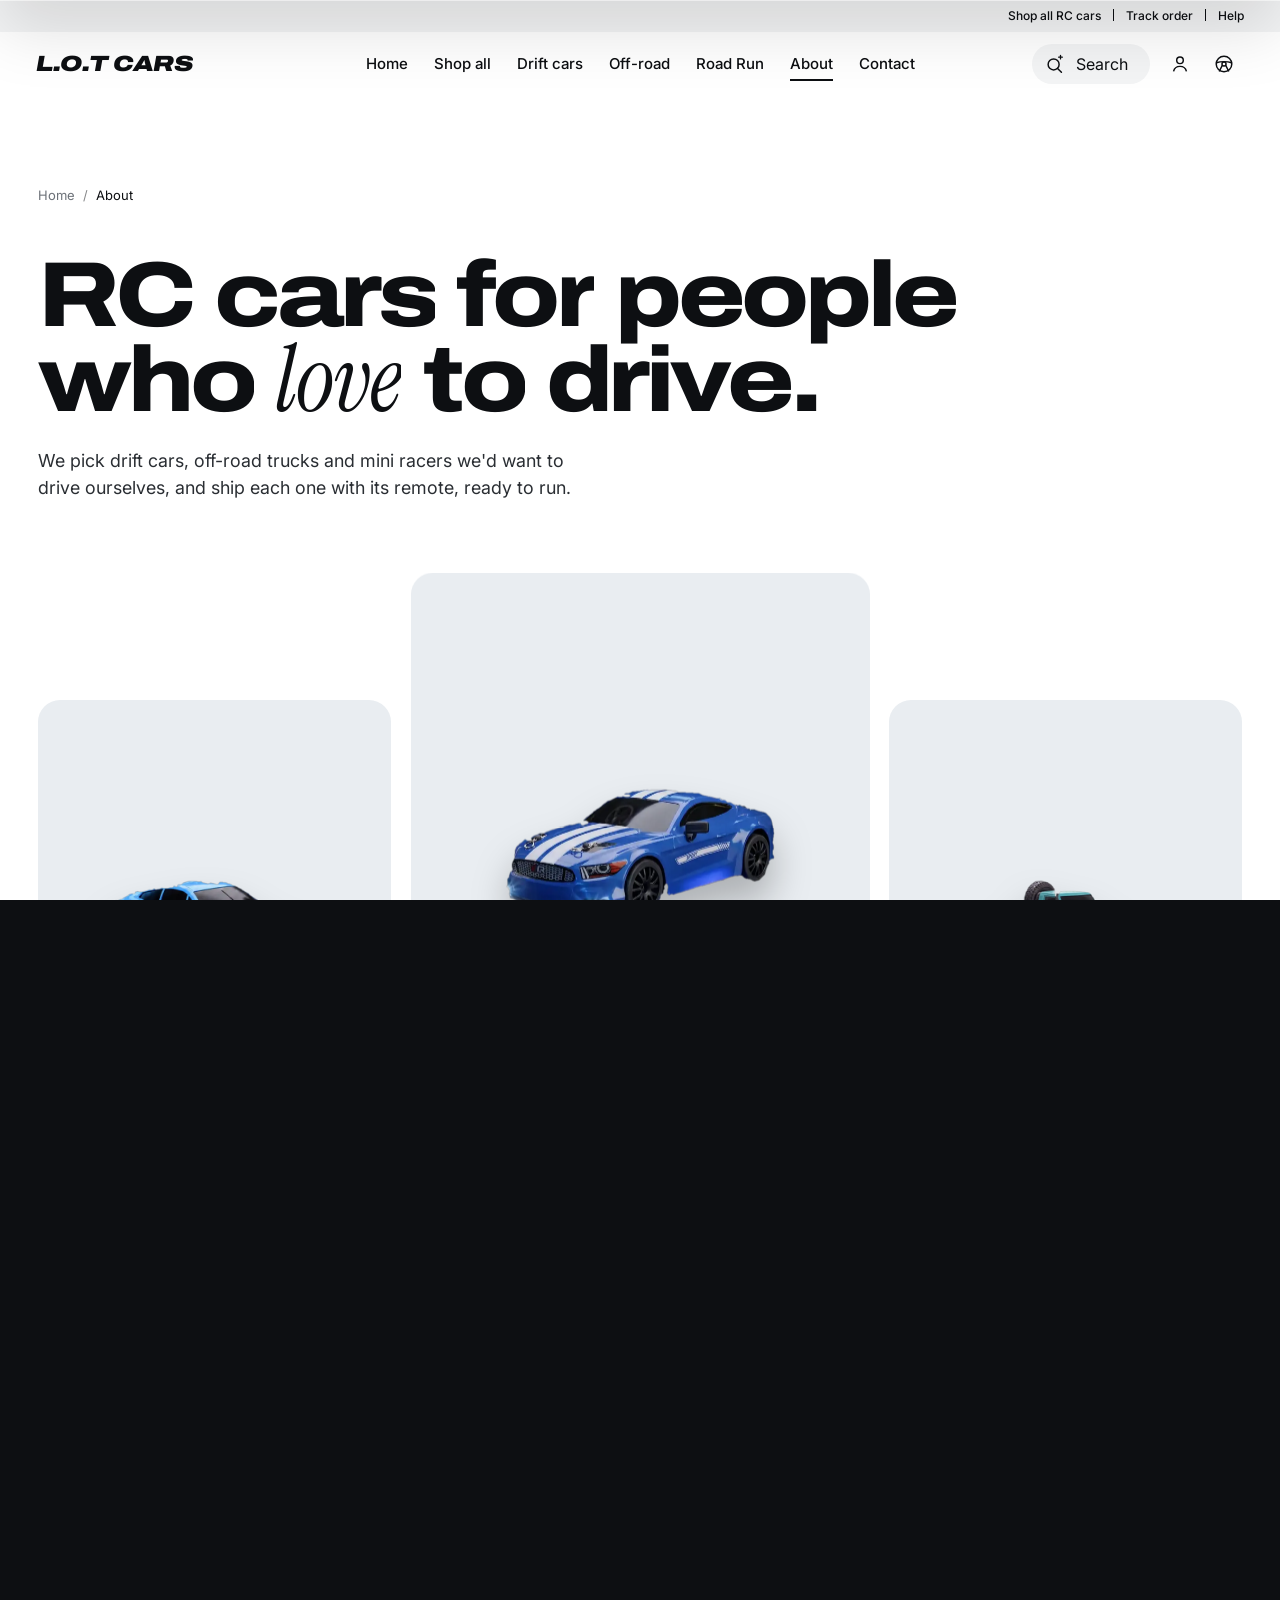
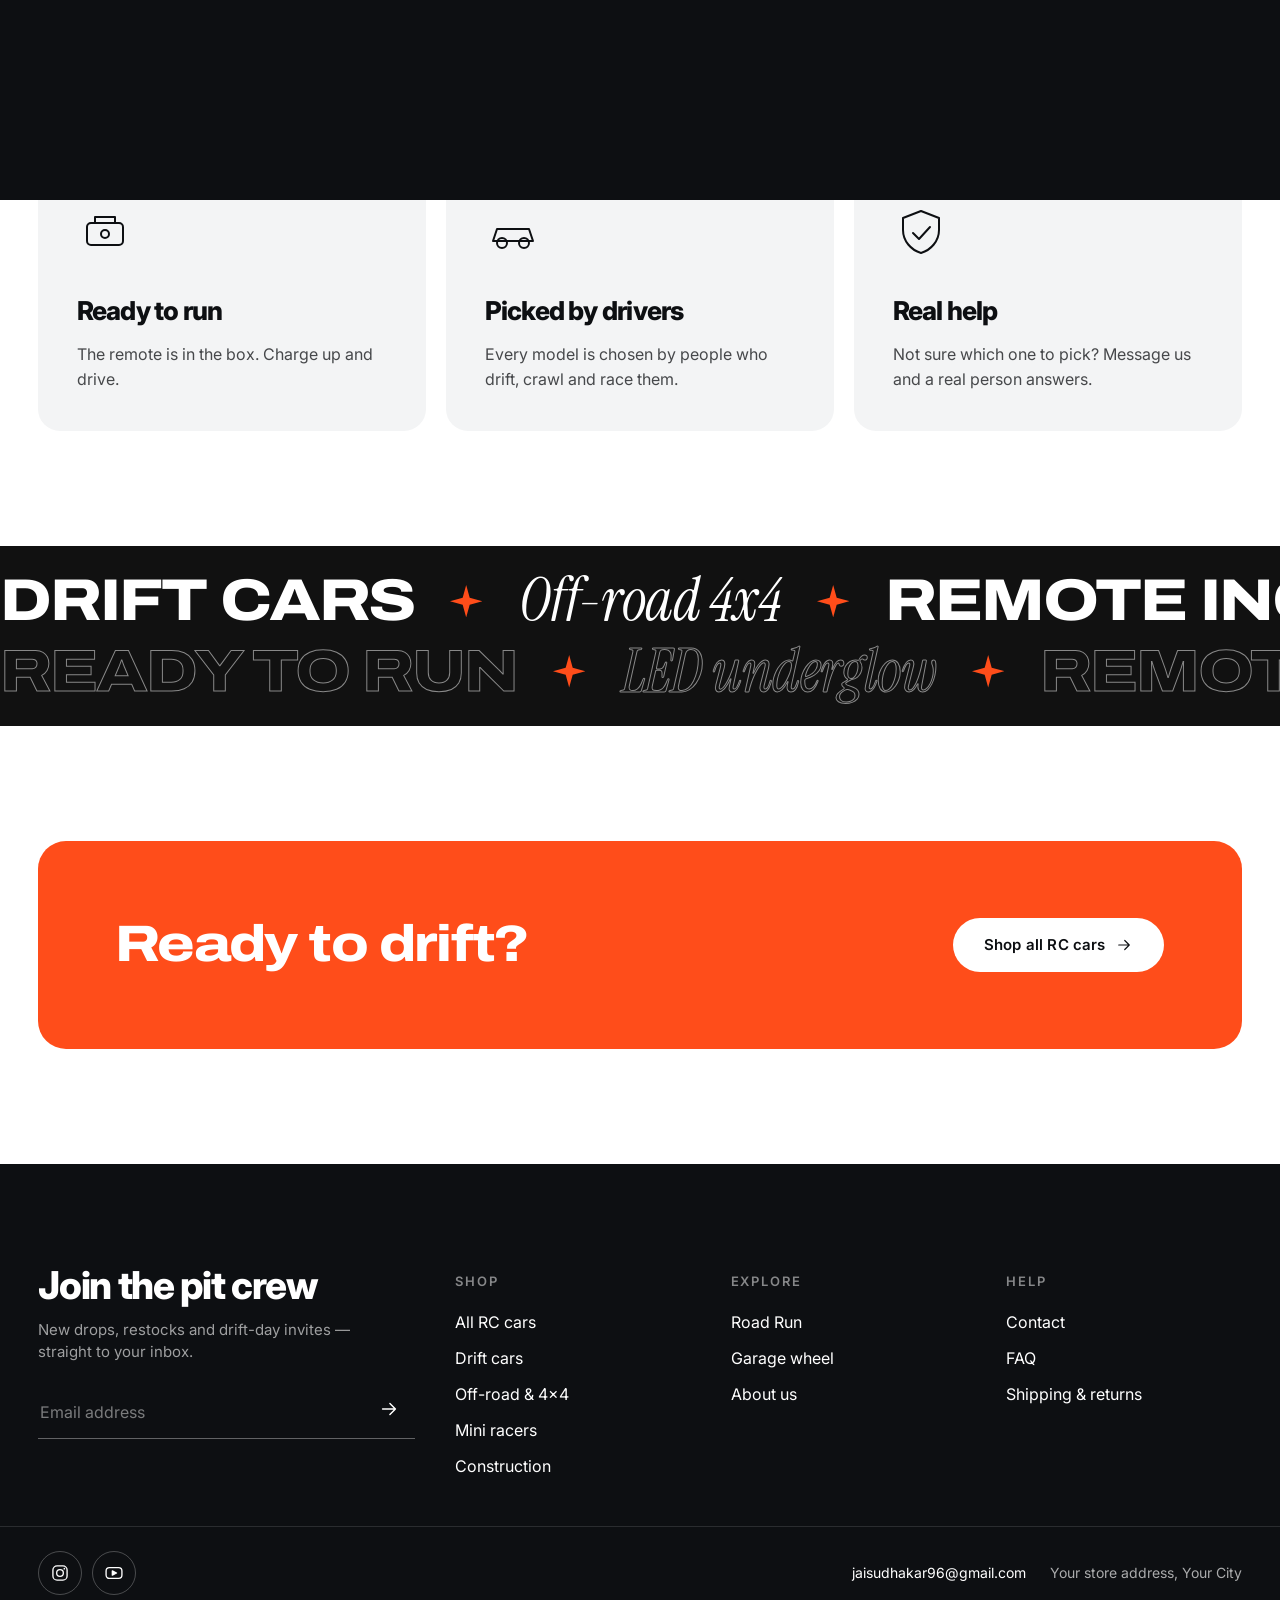
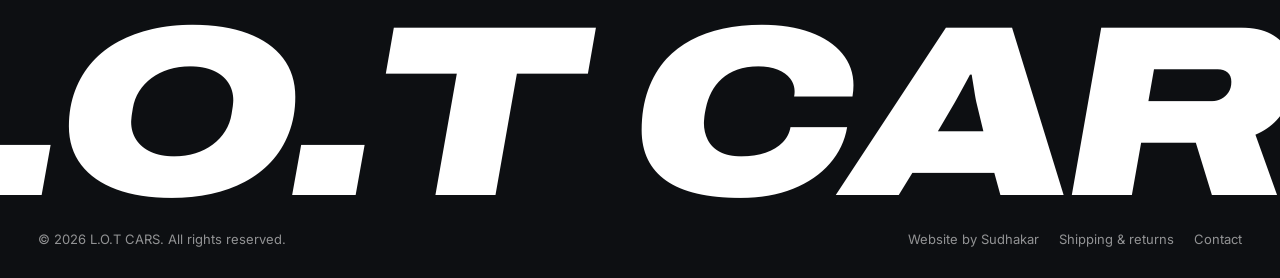
<file: html/about.html>
<!DOCTYPE html>
<html lang="en" data-currency="INR">
<head>
  <meta charset="UTF-8">
  <meta name="viewport" content="width=device-width, initial-scale=1.0">
  <title>About — L.O.T Cars</title>
  <meta name="description" content="RC drift cars, off-road trucks and mini racers, picked by people who drive them.">
  <link rel="preconnect" href="https://fonts.googleapis.com">
  <link rel="preconnect" href="https://fonts.gstatic.com" crossorigin>
  <link href="https://fonts.googleapis.com/css2?family=Archivo:ital,wdth,wght@0,62..125,400..900;1,62..125,400..900&family=Inter:wght@400;500;600;700;800&family=Instrument+Serif:ital@0;1&display=swap" rel="stylesheet">
  <script>document.documentElement.classList.add('motion-ready');</script>
  <link rel="stylesheet" href="assets/base.css">
  <link rel="stylesheet" href="assets/site.css">
  <link rel="stylesheet" href="assets/motion.css">
  <link rel="stylesheet" href="assets/sections.css">
  <link rel="stylesheet" href="assets/car-sections.css">
  <link rel="stylesheet" href="assets/pages.css">
</head>
<body class="sx">
  <div data-site-header></div>
  <script src="assets/brand.js"></script>
  <script src="assets/site.js"></script>

  <main id="main">
    <section class="about-hero">
      <div class="container">
        <ol class="crumbs" data-reveal><li><a href="index.html">Home</a></li><li aria-current="page">About</li></ol>
        <h1 class="display" data-split style="margin-top:clamp(28px,4vw,48px)">RC cars for people who <em>love</em> to drive.</h1>
        <p class="lead" data-reveal style="--rd:.4s;margin-top:24px">We pick drift cars, off-road trucks and mini racers we'd want to drive ourselves, and ship each one with its remote, ready to run.</p>
      </div>
    </section>

    <div class="about-band about-band--cut" data-reveal-stagger="0.12">
      <figure data-reveal="up" style="--tone:#e9edf1"><img src="assets/img/cutouts/l-o-t-cars-bhoot-underground-blue.webp" alt="Bhoot drift car in Underground Blue" loading="lazy"></figure>
      <figure data-reveal="up" data-parallax="0.06" style="--tone:#e9edf1"><img src="assets/img/cutouts/ghost-rc-drift-car-street-blue.webp" alt="Ghost drift car in Street Blue" loading="lazy"></figure>
      <figure data-reveal="up" style="--tone:#e9edf1"><img src="assets/img/cutouts/l-o-t-cars-roxie-explorer-aqua.webp" alt="Roxie crawler in Explorer Aqua" loading="lazy"></figure>
    </div>

    <section class="section">
      <div class="container story">
        <div class="story-head">
          <p class="eyebrow" data-reveal>Our story</p>
          <h2 class="h2" data-split style="margin-top:18px">From one drift car to <em>25 models.</em></h2>
        </div>
        <div class="story-body" data-reveal-stagger="0.1">
          <p data-reveal>Replace this with the client's story: how the shop started, who runs it and what they love about RC cars.</p>
          <p data-reveal>Today the range runs from tabletop mini racers to rock crawlers, monster trucks and a drift car with a built-in gyroscope — 82 colourways in all.</p>
          <p data-reveal>Every car ships with its own remote, so it's ready to drive the day it arrives.</p>
        </div>
      </div>
    </section>

    <section class="section" style="padding-top:0">
      <div class="container">
        <div class="values" data-reveal-stagger="0.1">
          <article class="value" data-reveal><span class="value-n">01</span><svg viewBox="0 0 56 56" fill="none" stroke="currentColor" stroke-width="2" stroke-linecap="round" stroke-linejoin="round"><rect x="10" y="18" width="36" height="22" rx="4"/><path d="M18 18v-6h20v6"/><circle cx="28" cy="29" r="4"/></svg><h3>Ready to run</h3><p>The remote is in the box. Charge up and drive.</p></article>
          <article class="value" data-reveal><span class="value-n">02</span><svg viewBox="0 0 56 56" fill="none" stroke="currentColor" stroke-width="2" stroke-linecap="round" stroke-linejoin="round"><path d="M8 36h40l-4-12H12z"/><circle cx="17" cy="38" r="5"/><circle cx="39" cy="38" r="5"/></svg><h3>Picked by drivers</h3><p>Every model is chosen by people who drift, crawl and race them.</p></article>
          <article class="value" data-reveal><span class="value-n">03</span><svg viewBox="0 0 56 56" fill="none" stroke="currentColor" stroke-width="2" stroke-linecap="round" stroke-linejoin="round"><path d="M28 6 10 13v12c0 11 8 20 18 23 10-3 18-12 18-23V13z"/><path d="m20 28 6 6 11-12"/></svg><h3>Real help</h3><p>Not sure which one to pick? Message us and a real person answers.</p></article>
        </div>
      </div>
    </section>

    <section class="mq" aria-label="Highlights" data-marquee></section>

    <section class="container" style="padding-block:clamp(80px,9vw,140px)">
      <div class="cta-band" data-reveal="up">
        <h2 class="h2">Ready to drift?</h2>
        <a class="btn btn-light" href="inventory.html" data-magnetic>Shop all RC cars <svg viewBox="0 0 24 24" fill="none" stroke="currentColor" stroke-width="1.6" stroke-linecap="round" stroke-linejoin="round"><path d="M5 12h14M13 6l6 6-6 6"/></svg></a>
      </div>
    </section>
  </main>

  <div data-site-footer></div>

  <script src="assets/car-art.js"></script>
  <script src="assets/site-cart.js"></script>
  <script src="assets/data/catalog.js"></script>
  <script src="assets/motion.js"></script>
  <script src="assets/marquee.js"></script>
  <script src="assets/car-sections.js"></script>
</body>
</html>
</file>
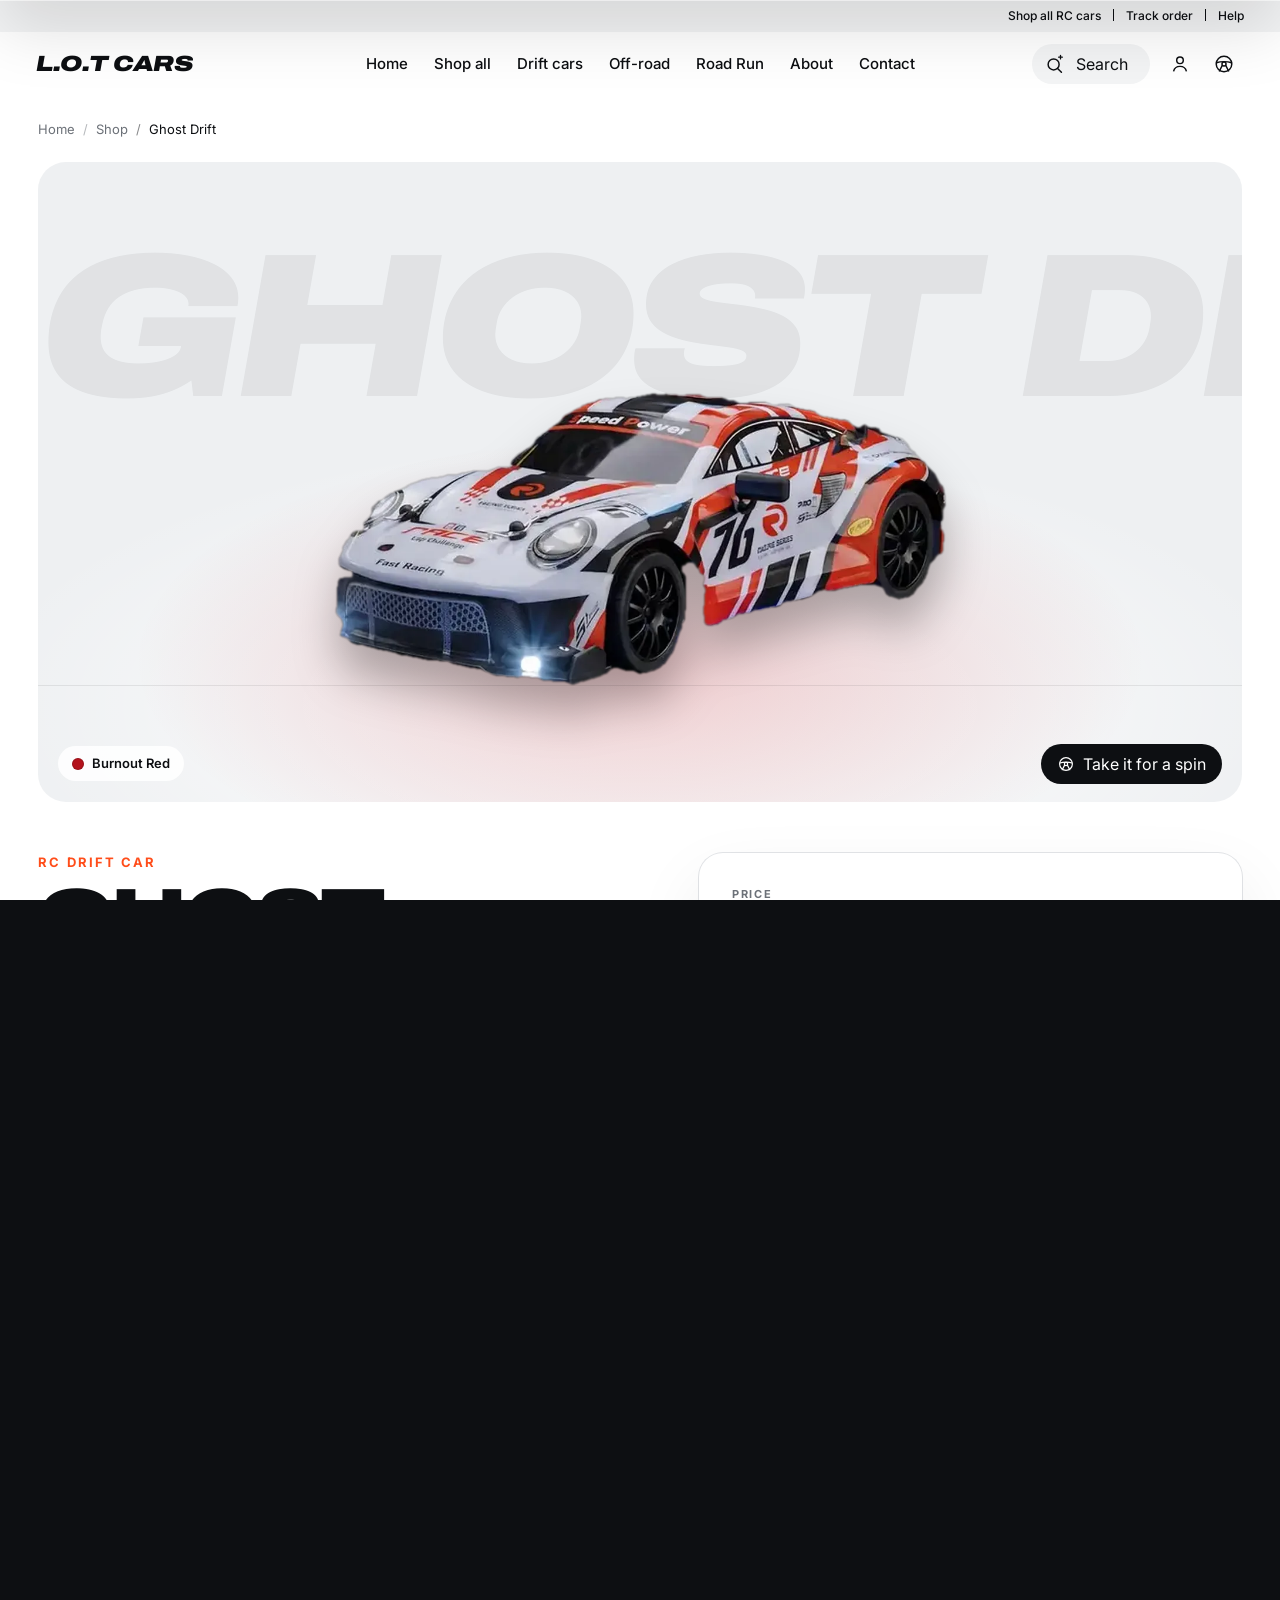
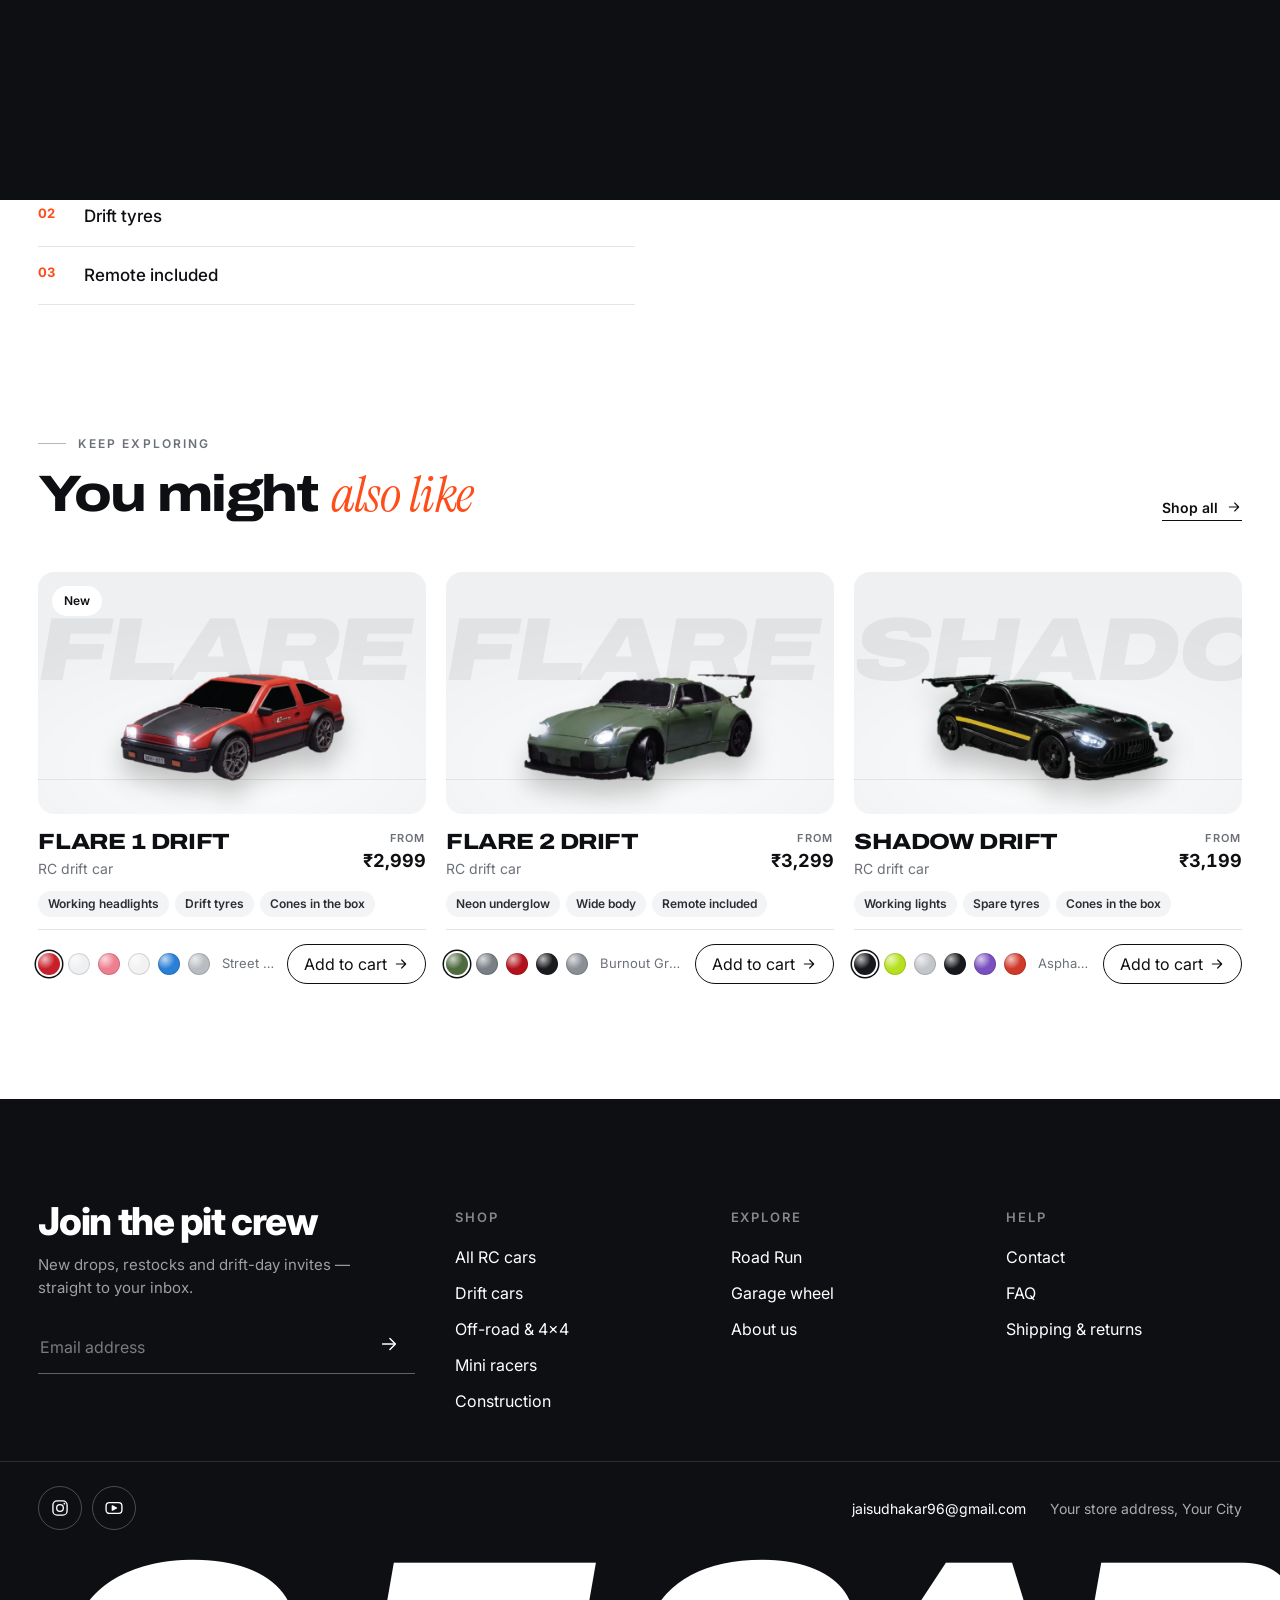
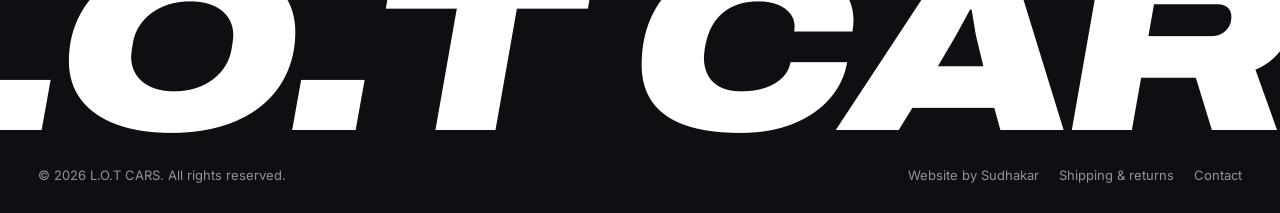
<file: html/car.html>
<!DOCTYPE html>
<html lang="en" data-currency="INR">
<head>
  <meta charset="UTF-8">
  <meta name="viewport" content="width=device-width, initial-scale=1.0">
  <title>RC car — L.O.T Cars</title>
  <meta name="description" content="Pick a colour, see it in the photo and add it to your cart.">
  <link rel="preconnect" href="https://fonts.googleapis.com">
  <link rel="preconnect" href="https://fonts.gstatic.com" crossorigin>
  <link href="https://fonts.googleapis.com/css2?family=Archivo:ital,wdth,wght@0,62..125,400..900;1,62..125,400..900&family=Inter:wght@400;500;600;700;800&family=Instrument+Serif:ital@0;1&display=swap" rel="stylesheet">
  <script>document.documentElement.classList.add('motion-ready');</script>
  <link rel="stylesheet" href="assets/base.css">
  <link rel="stylesheet" href="assets/site.css">
  <link rel="stylesheet" href="assets/motion.css">
  <link rel="stylesheet" href="assets/sections.css">
  <link rel="stylesheet" href="assets/car-sections.css">
  <link rel="stylesheet" href="assets/pages.css">
</head>
<body class="sx">
  <div data-site-header></div>
  <script src="assets/brand.js"></script>
  <script src="assets/site.js"></script>

  <main id="main" class="cfg" data-cfg>
    <div class="container">
      <ol class="crumbs" data-reveal><li><a href="index.html">Home</a></li><li><a href="inventory.html">Shop</a></li><li aria-current="page" data-cfg-crumb></li></ol>

      <div class="cfg-stage">
        <span class="cfg-ghost" data-cfg-ghost aria-hidden="true"></span>
        <div class="cfg-car" data-cfg-car></div>
        <div class="cfg-tools">
          <span class="cfg-chip" data-cfg-paint-name></span>
          <button type="button" class="cfg-drive" data-cfg-drive><svg viewBox="0 0 24 24" fill="none" stroke="currentColor" stroke-width="1.6" stroke-linecap="round"><circle cx="12" cy="12" r="8.5"/><circle cx="12" cy="12" r="2.2"/><path d="M3.8 10.6c2.6-.9 5.3-1.2 8.2-1.2s5.6.3 8.2 1.2M10 13.8 7 19.6M14 13.8l3 5.8"/></svg>Take it for a spin</button>
        </div>
      </div>

      <div class="cfg-grid">
        <div>
          <p class="cfg-cat" data-cfg-cat></p>
          <h1 class="cfg-name" data-cfg-name></h1>
          <p class="cfg-tag" data-cfg-tag></p>
          <p class="cfg-desc" data-cfg-desc></p>
          <figure class="cfg-scene" data-cfg-scene hidden><figcaption>In the box</figcaption><img src="" alt="The car with its remote and accessories"></figure>
          <h2 class="h3" style="margin-top:clamp(32px,4vw,48px)">Highlights</h2>
          <ul class="cfg-details" data-cfg-details></ul>
        </div>
        <aside class="cfg-panel" data-reveal="up">
          <div class="cfg-price-row">
            <div><small>Price</small><span class="cfg-price" data-cfg-price></span></div>
          </div>
          <div class="cfg-opt-head"><span>Colour</span><span data-cfg-count></span></div>
          <div class="cfg-paints" data-cfg-paints role="radiogroup" aria-label="Colour"></div>
          <div class="cfg-buy">
            <button type="button" class="btn btn-dark" data-cfg-reserve>Add to cart</button>
            <a class="btn btn-line" href="contact.html" data-cfg-test>Ask a question</a>
          </div>
          <p class="cfg-msg" data-cfg-msg aria-live="polite"></p>
          <ul class="cfg-perks">
            <li><svg viewBox="0 0 24 24" fill="none" stroke="currentColor" stroke-width="1.6" stroke-linecap="round" stroke-linejoin="round"><path d="m5 12 5 5 9-10"/></svg>Remote included in the box</li>
            <li><svg viewBox="0 0 24 24" fill="none" stroke="currentColor" stroke-width="1.6" stroke-linecap="round" stroke-linejoin="round"><path d="m5 12 5 5 9-10"/></svg>A real photo of every colour</li>
            <li><svg viewBox="0 0 24 24" fill="none" stroke="currentColor" stroke-width="1.6" stroke-linecap="round" stroke-linejoin="round"><path d="m5 12 5 5 9-10"/></svg>Questions? We reply within a working day</li>
          </ul>
        </aside>
      </div>
    </div>

    <section class="section">
      <div class="container">
        <div class="section-head">
          <div><p class="eyebrow" data-reveal>Keep exploring</p><h2 class="h2" data-split style="margin-top:16px">You might <em>also like</em></h2></div>
          <a class="link-arrow" href="inventory.html" data-reveal>Shop all <svg viewBox="0 0 24 24" fill="none" stroke="currentColor" stroke-width="1.6" stroke-linecap="round" stroke-linejoin="round"><path d="M5 12h14M13 6l6 6-6 6"/></svg></a>
        </div>
        <div class="cc-grid" data-cfg-related></div>
      </div>
    </section>

    <div class="cfg-sticky" data-cfg-sticky>
      <div><strong data-sticky-name></strong><span data-sticky-paint></span> · <span data-sticky-price></span></div>
      <button type="button" class="btn btn-dark" data-sticky-reserve>Add to cart</button>
    </div>
  </main>

  <div data-site-footer></div>

  <script src="assets/car-art.js"></script>
  <script src="assets/site-cart.js"></script>
  <script src="assets/data/catalog.js"></script>
  <script src="assets/motion.js"></script>
  <script src="assets/car-card.js"></script>
  <script src="assets/car-sections.js"></script>
  <script src="assets/sections.js"></script>
  <script src="assets/car-config.js"></script>
  <script src="assets/pages.js"></script>
</body>
</html>
</file>
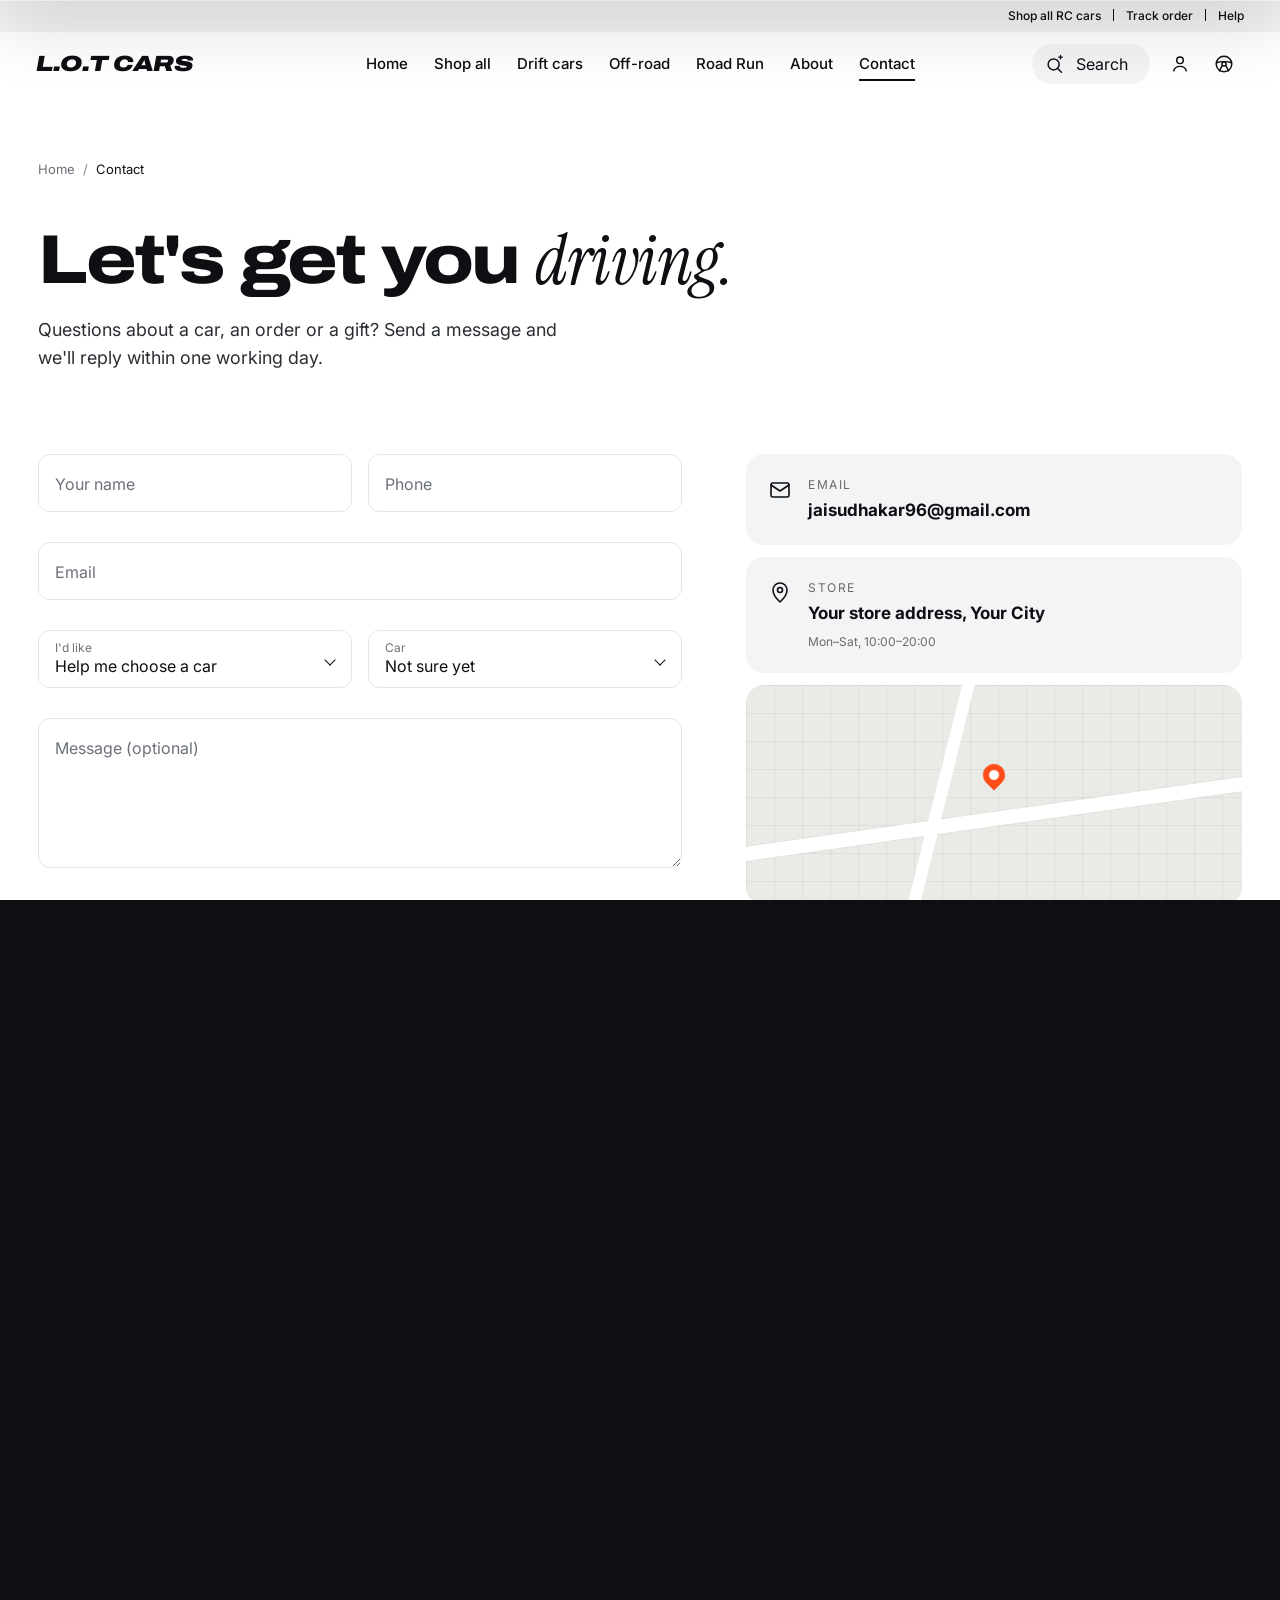
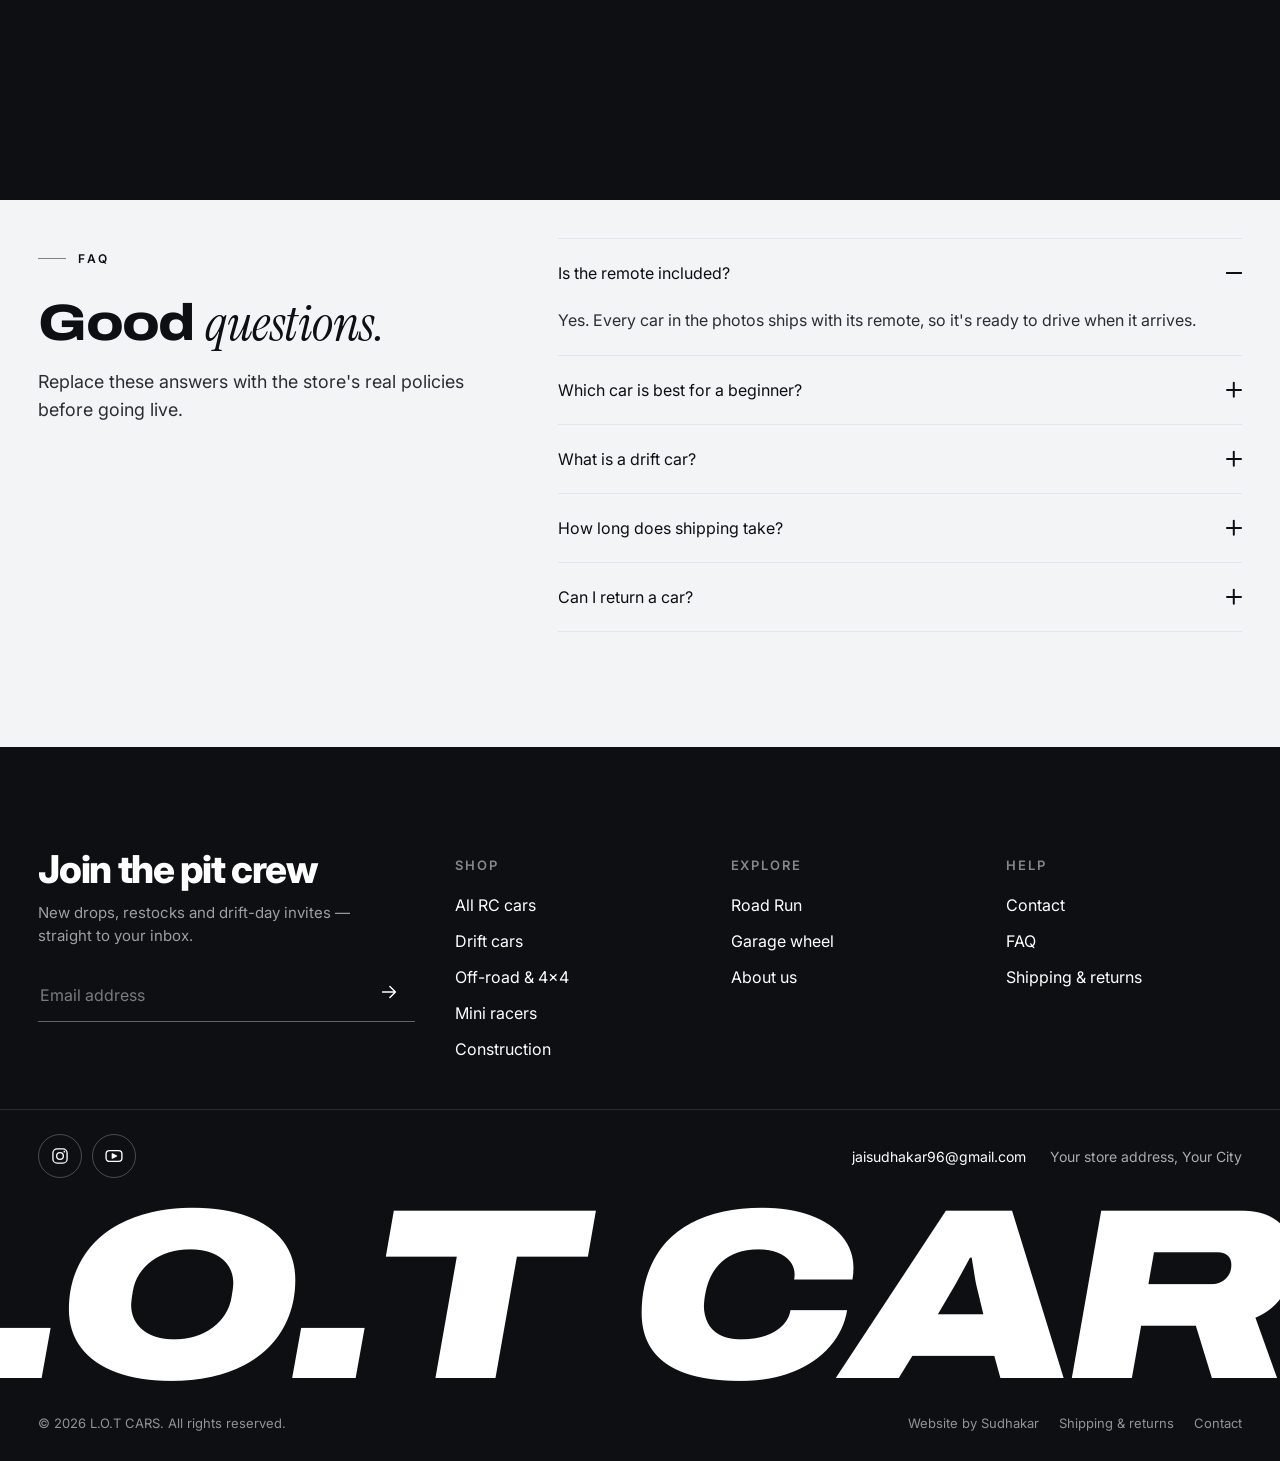
<file: html/contact.html>
<!DOCTYPE html>
<html lang="en" data-currency="INR">
<head>
  <meta charset="UTF-8">
  <meta name="viewport" content="width=device-width, initial-scale=1.0">
  <title>Contact — L.O.T Cars</title>
  <meta name="description" content="Questions about a car, an order or a gift? Send us a message.">
  <link rel="preconnect" href="https://fonts.googleapis.com">
  <link rel="preconnect" href="https://fonts.gstatic.com" crossorigin>
  <link href="https://fonts.googleapis.com/css2?family=Archivo:ital,wdth,wght@0,62..125,400..900;1,62..125,400..900&family=Inter:wght@400;500;600;700;800&family=Instrument+Serif:ital@0;1&display=swap" rel="stylesheet">
  <script>document.documentElement.classList.add('motion-ready');</script>
  <link rel="stylesheet" href="assets/base.css">
  <link rel="stylesheet" href="assets/site.css">
  <link rel="stylesheet" href="assets/motion.css">
  <link rel="stylesheet" href="assets/sections.css">
  <link rel="stylesheet" href="assets/car-sections.css">
  <link rel="stylesheet" href="assets/pages.css">
</head>
<body class="sx">
  <div data-site-header></div>
  <script src="assets/brand.js"></script>
  <script src="assets/site.js"></script>

  <main id="main" data-page="contact">

    <section class="page-hero">
      <div class="container">
        <ol class="crumbs" data-reveal><li><a href="index.html">Home</a></li><li aria-current="page">Contact</li></ol>
        <h1 class="h1" data-split>Let's get you <em>driving.</em></h1>
        <p class="lead" data-reveal style="--rd:.2s">Questions about a car, an order or a gift? Send a message and we'll reply within one working day.</p>
      </div>
    </section>

    <section class="container" id="ask" style="padding-bottom:clamp(80px,9vw,140px)">
      <div class="contact-grid">
        <div data-reveal>
          <form class="contact-form" data-contact-form novalidate>
            <div class="field"><input id="cf-name" name="name" type="text" placeholder=" " autocomplete="name"><label for="cf-name">Your name</label><span class="field-err"></span></div>
            <div class="field"><input id="cf-phone" name="phone" type="tel" placeholder=" " autocomplete="tel"><label for="cf-phone">Phone</label><span class="field-err"></span></div>
            <div class="field full"><input id="cf-email" name="email" type="email" placeholder=" " autocomplete="email"><label for="cf-email">Email</label><span class="field-err"></span></div>
            <div class="field field-select"><select id="cf-topic" name="topic"><option>Help me choose a car</option><option>Question about an order</option><option>Spare parts &amp; batteries</option><option>Bulk or party orders</option><option>Something else</option></select><label for="cf-topic">I'd like</label><span class="field-err"></span></div>
            <div class="field field-select"><select id="cf-model" name="model"></select><label for="cf-model">Car</label><span class="field-err"></span></div>
            <div class="field full"><textarea id="cf-msg" name="message" placeholder=" "></textarea><label for="cf-msg">Message (optional)</label><span class="field-err"></span></div>
            <label class="check full"><input type="checkbox" name="news"> Send me new drops and restocks</label>
            <button type="submit" class="btn btn-dark full" data-magnetic="0.15"><span>Send message</span><svg viewBox="0 0 24 24" fill="none" stroke="currentColor" stroke-width="1.6" stroke-linecap="round" stroke-linejoin="round"><path d="M5 12h14M13 6l6 6-6 6"/></svg></button>
          </form>
          <div class="contact-done" data-contact-done aria-live="polite">
            <svg viewBox="0 0 72 72" fill="none" stroke="currentColor" stroke-width="2.5" stroke-linecap="round" stroke-linejoin="round"><circle cx="36" cy="36" r="33"/><path d="M22 37l10 10 19-21"/></svg>
            <h2>Thanks, <span data-done-name></span>!</h2>
            <p>Your message is in. We'll get back to you soon.</p>
          </div>
        </div>
        <aside class="contact-side" id="visit" data-reveal-stagger>
          <a class="info-card" href="#" data-reveal><svg viewBox="0 0 24 24" fill="none" stroke="currentColor" stroke-width="1.6" stroke-linecap="round" stroke-linejoin="round"><path d="M5 4h4l2 5-2.5 1.5a11 11 0 0 0 5 5L15 13l5 2v4a2 2 0 0 1-2 2A16 16 0 0 1 3 6a2 2 0 0 1 2-2"/></svg><span><small>Phone</small><strong data-brand="phone"></strong></span></a>
          <a class="info-card" href="#" data-reveal><svg viewBox="0 0 24 24" fill="none" stroke="currentColor" stroke-width="1.6" stroke-linecap="round" stroke-linejoin="round"><rect x="3" y="5" width="18" height="14" rx="2"/><path d="m3 7 9 6 9-6"/></svg><span><small>Email</small><strong data-brand="email"></strong></span></a>
          <div class="info-card" data-reveal><svg viewBox="0 0 24 24" fill="none" stroke="currentColor" stroke-width="1.6" stroke-linecap="round" stroke-linejoin="round"><path d="M12 21s-7-6.2-7-12a7 7 0 0 1 14 0c0 5.8-7 12-7 12Z"/><circle cx="12" cy="9" r="2.5"/></svg><span><small>Store</small><strong data-brand="address"></strong><small style="margin-top:6px;text-transform:none;letter-spacing:0" data-brand="hours"></small></span></div>
          <div class="map" data-reveal aria-hidden="true"><span class="map-pulse"></span><span class="map-pin"></span></div>
        </aside>
      </div>
    </section>

    <section class="container" id="built-by" style="padding-bottom:clamp(80px,9vw,140px)">
      <div class="bb" data-built-by data-reveal="up"></div>
    </section>

    <section class="section" id="faq" style="background:var(--mist)">
      <div class="container faq-wrap">
        <div>
          <p class="eyebrow" data-reveal>FAQ</p>
          <h2 class="h2" data-split style="margin-top:18px">Good <em>questions.</em></h2>
          <p class="lead" data-reveal style="margin-top:18px">Replace these answers with the store's real policies before going live.</p>
        </div>
        <div class="acc" data-reveal-stagger>
          <div class="acc-item is-open" data-reveal><button type="button" class="acc-btn" aria-expanded="true">Is the remote included?<span class="acc-icon" aria-hidden="true"></span></button><div class="acc-panel"><div><p>Yes. Every car in the photos ships with its remote, so it's ready to drive when it arrives.</p></div></div></div>
          <div class="acc-item" data-reveal><button type="button" class="acc-btn" aria-expanded="false">Which car is best for a beginner?<span class="acc-icon" aria-hidden="true"></span></button><div class="acc-panel"><div><p>Mini racers like Dash Mini and Nitro Mini are easy indoors; Bumble Off-Road is a tough first car for kids. Ask us and we'll suggest one by age.</p></div></div></div>
          <div class="acc-item" data-reveal><button type="button" class="acc-btn" aria-expanded="false">What is a drift car?<span class="acc-icon" aria-hidden="true"></span></button><div class="acc-panel"><div><p>A car with hard, low-grip tyres made to slide sideways through corners. The Flare Legends Edition adds a gyroscope that helps keep slides controlled.</p></div></div></div>
          <div class="acc-item" data-reveal><button type="button" class="acc-btn" aria-expanded="false">How long does shipping take?<span class="acc-icon" aria-hidden="true"></span></button><div class="acc-panel"><div><p>Delivery options and times are shown at checkout. Add the store's shipping policy here.</p></div></div></div>
          <div class="acc-item" data-reveal><button type="button" class="acc-btn" aria-expanded="false">Can I return a car?<span class="acc-icon" aria-hidden="true"></span></button><div class="acc-panel"><div><p>Add the store's return and warranty policy here.</p></div></div></div>
        </div>
      </div>
    </section>

  </main>

  <div data-site-footer></div>

  <script src="assets/car-art.js"></script>
  <script src="assets/site-cart.js"></script>
  <script src="assets/data/catalog.js"></script>
  <script src="assets/motion.js"></script>
  <script src="assets/car-sections.js"></script>
  <script src="assets/pages.js"></script>
</body>
</html>
</file>
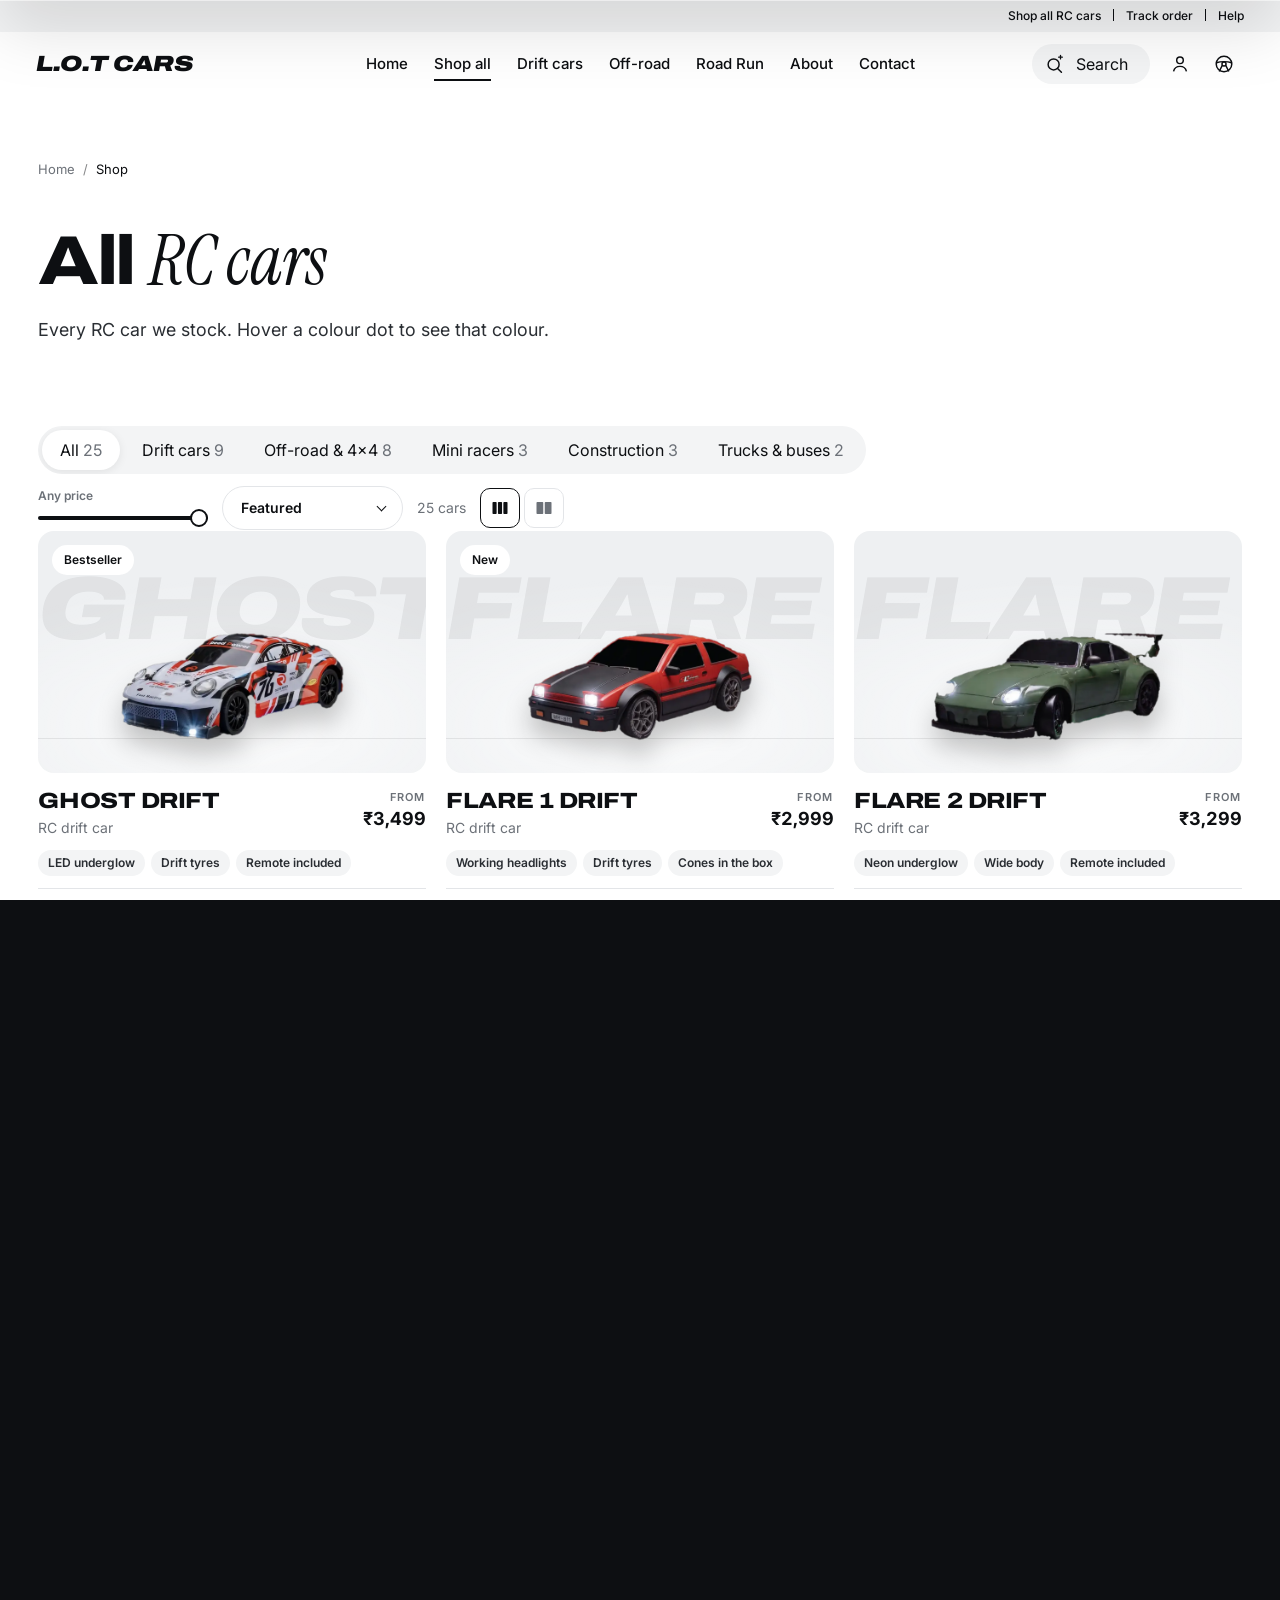
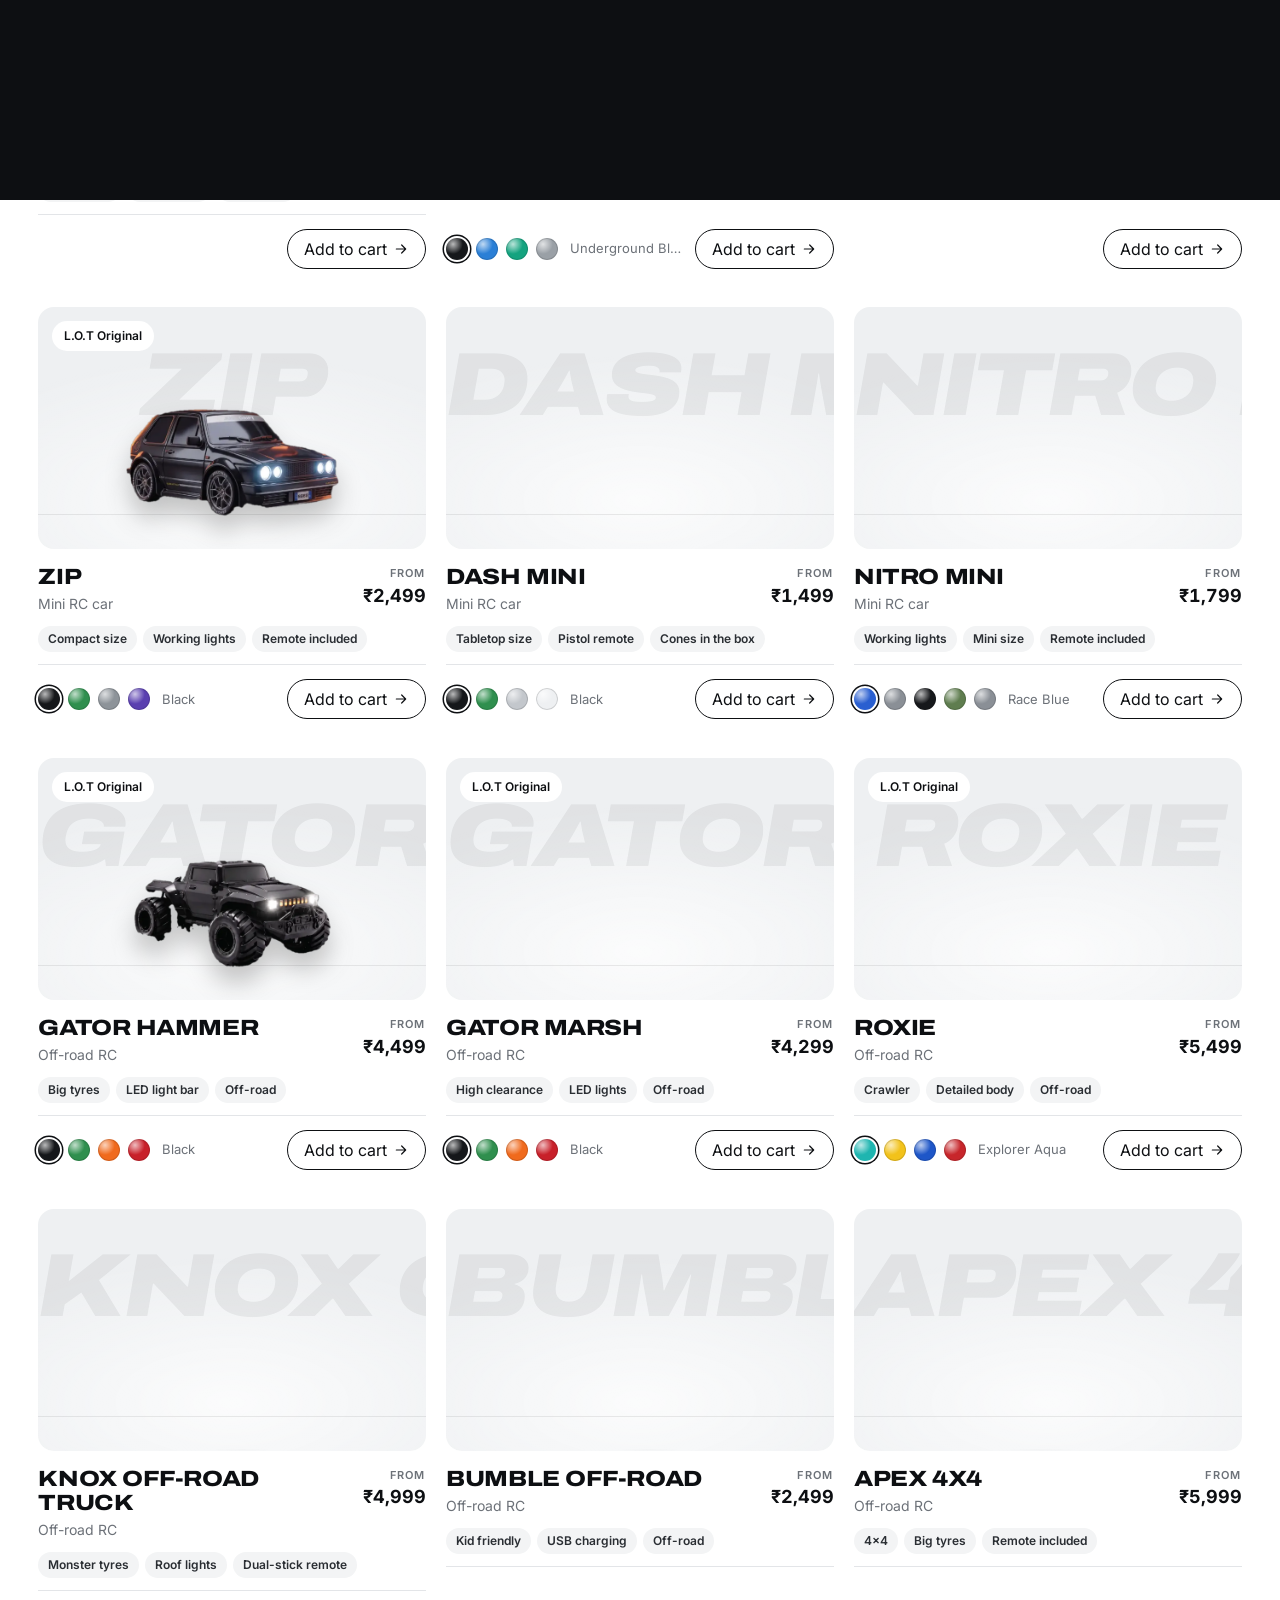
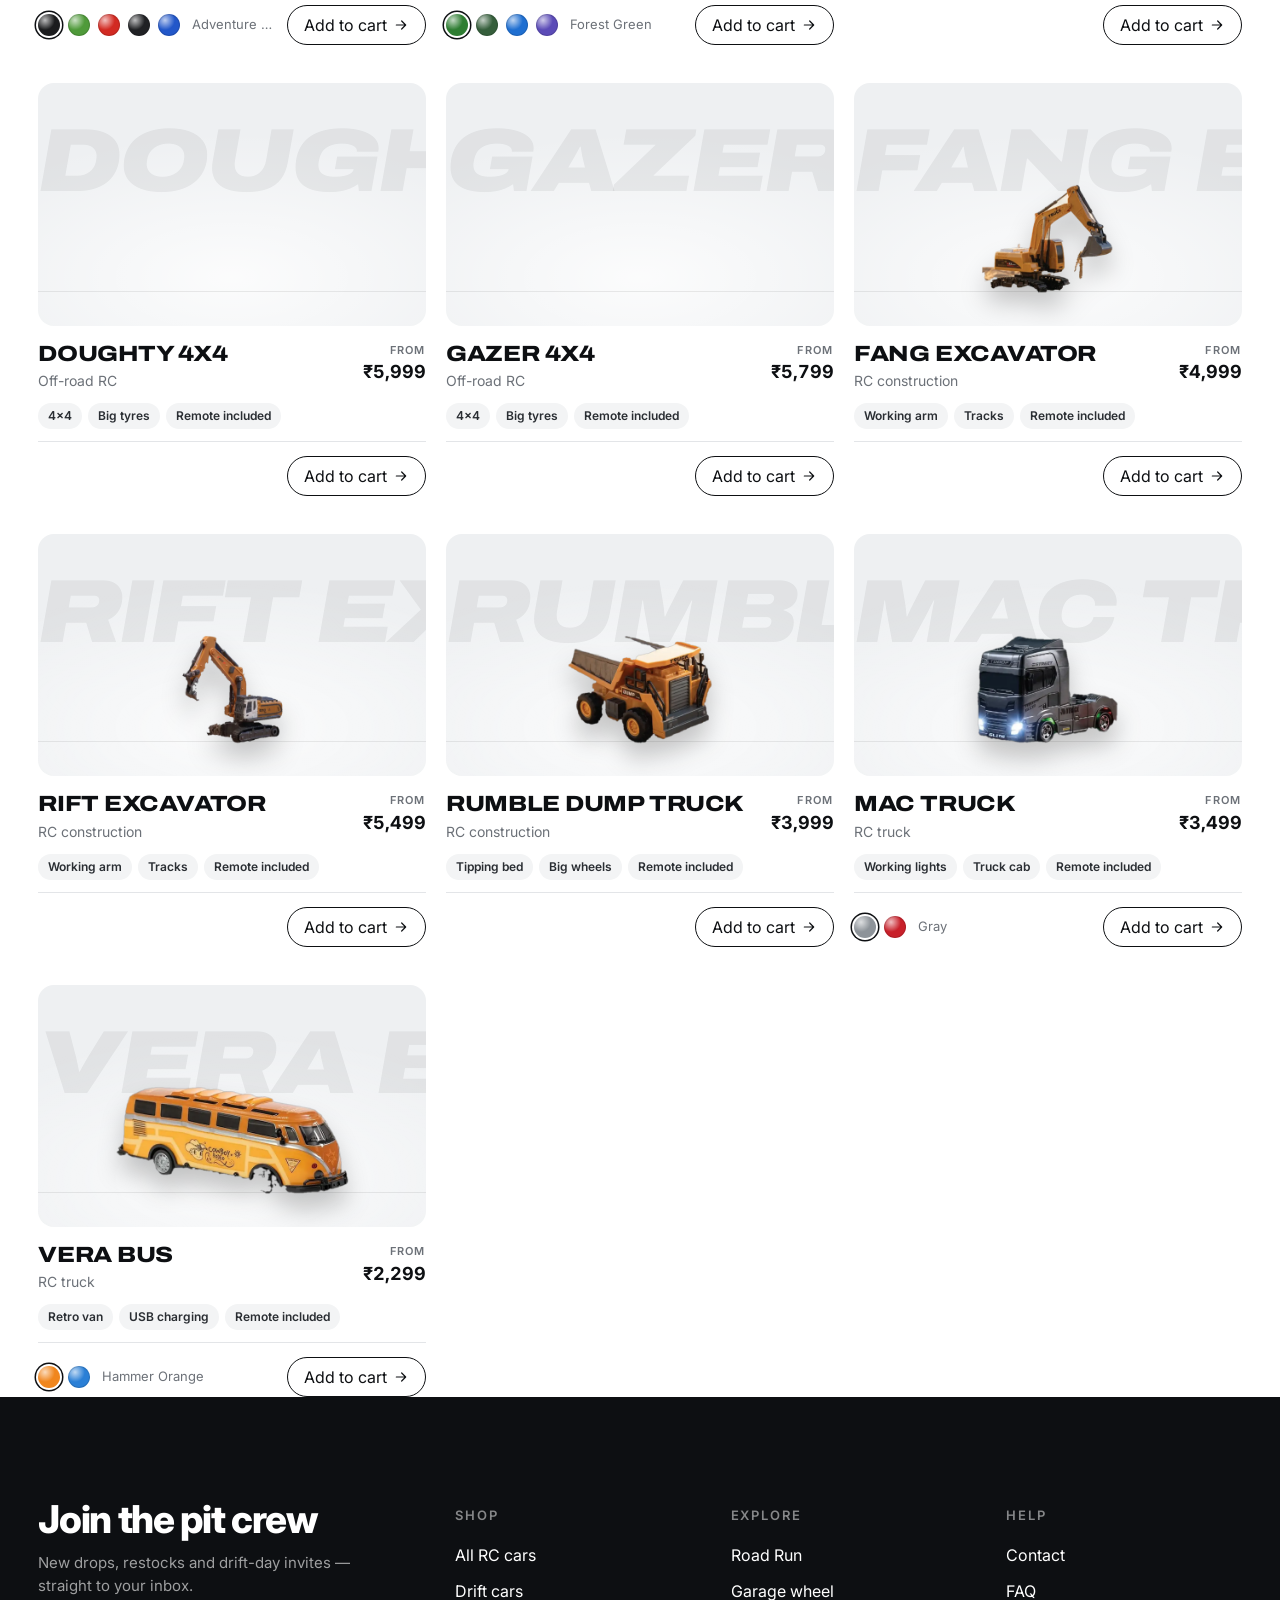
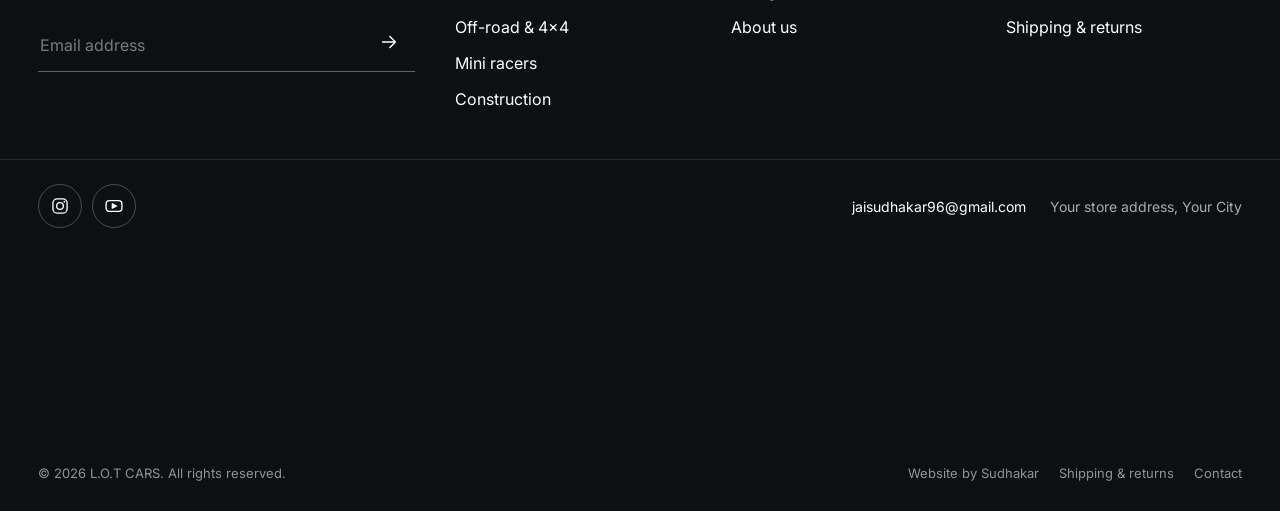
<file: html/inventory.html>
<!DOCTYPE html>
<html lang="en" data-currency="INR">
<head>
  <meta charset="UTF-8">
  <meta name="viewport" content="width=device-width, initial-scale=1.0">
  <title>Shop all RC cars — L.O.T Cars</title>
  <meta name="description" content="Drift cars, off-road 4x4s, mini racers, construction and trucks — filter by category and price.">
  <link rel="preconnect" href="https://fonts.googleapis.com">
  <link rel="preconnect" href="https://fonts.gstatic.com" crossorigin>
  <link href="https://fonts.googleapis.com/css2?family=Archivo:ital,wdth,wght@0,62..125,400..900;1,62..125,400..900&family=Inter:wght@400;500;600;700;800&family=Instrument+Serif:ital@0;1&display=swap" rel="stylesheet">
  <script>document.documentElement.classList.add('motion-ready');</script>
  <link rel="stylesheet" href="assets/base.css">
  <link rel="stylesheet" href="assets/site.css">
  <link rel="stylesheet" href="assets/motion.css">
  <link rel="stylesheet" href="assets/sections.css">
  <link rel="stylesheet" href="assets/car-sections.css">
  <link rel="stylesheet" href="assets/pages.css">
</head>
<body class="sx">
  <div data-site-header></div>
  <script src="assets/brand.js"></script>
  <script src="assets/site.js"></script>

  <main id="main" data-page="inventory">

    <section class="page-hero">
      <div class="container">
        <ol class="crumbs" data-reveal><li><a href="index.html">Home</a></li><li aria-current="page">Shop</li></ol>
        <h1 class="h1" data-shop-title data-reveal>All <em>inventory</em></h1>
        <p class="lead" data-reveal style="--rd:.1s">Every RC car we stock. Hover a colour dot to see that colour.</p>
      </div>
    </section>

    <div class="shop-bar" data-shop-bar>
      <div class="container shop-bar-in">
        <div class="tabs" role="group" aria-label="Category" data-shop-tabs></div>
        <div class="shop-tools">
          <div class="shop-filters">
            <label class="price-filter"><span data-shop-max-out>Any price</span><input type="range" data-shop-max aria-label="Maximum price"></label>
          </div>
          <label class="visually-hidden" for="shop-sort">Sort by</label>
          <div class="select-mini">
            <select id="shop-sort" data-shop-sort>
              <option value="featured">Featured</option>
              <option value="price-asc">Price: low to high</option>
              <option value="price-desc">Price: high to low</option>
              <option value="colours">Most colours</option>
              <option value="name">Name A–Z</option>
            </select>
          </div>
          <span class="shop-count" data-shop-count></span>
          <div class="view-toggle" role="group" aria-label="Grid size">
            <button type="button" data-cols="3" aria-pressed="true" aria-label="3 columns"><svg viewBox="0 0 24 24" fill="currentColor"><rect x="2" y="4" width="5.5" height="16" rx="1"/><rect x="9.25" y="4" width="5.5" height="16" rx="1"/><rect x="16.5" y="4" width="5.5" height="16" rx="1"/></svg></button>
            <button type="button" data-cols="2" aria-pressed="false" aria-label="2 columns"><svg viewBox="0 0 24 24" fill="currentColor"><rect x="2" y="4" width="9" height="16" rx="1"/><rect x="13" y="4" width="9" height="16" rx="1"/></svg></button>
          </div>
        </div>
      </div>
    </div>

    <section class="container shop-main">
      <p class="shop-query" data-shop-query hidden><span></span><button type="button">Clear search</button></p>
      <div class="cc-grid" data-shop-grid></div>
      <div class="shop-empty" data-shop-empty hidden>
        <h2>No cars match</h2>
        <p>Try another category, raise the price limit or clear the search.</p>
        <button type="button" class="btn btn-dark" data-shop-reset>Show everything</button>
      </div>
    </section>

  </main>

  <div data-site-footer></div>

  <script src="assets/car-art.js"></script>
  <script src="assets/site-cart.js"></script>
  <script src="assets/data/catalog.js"></script>
  <script src="assets/motion.js"></script>
  <script src="assets/car-card.js"></script>
  <script src="assets/car-sections.js"></script>
  <script src="assets/sections.js"></script>
  <script src="assets/pages.js"></script>
</body>
</html>
</file>
<file: html/assets/base.css>
/* ============================================================
   Shared design tokens, type and buttons. Scoped under .sx so they never
   leak into a Shopify theme: the HTML pages put .sx on <body>, every Shopify
   section puts it on its own wrapper. Change colours and fonts here per client.
   ============================================================ */
.sx {
  --font-heading-family: "Archivo", "Inter", "Helvetica Neue", Helvetica, Arial, sans-serif;
  --heading-stretch: 118%;     /* Archivo is a variable-width font: 100% = normal, 125% = expanded */
  --font-body-family: "Inter", "Helvetica Neue", Helvetica, Arial, sans-serif;
  --font-accent: "Instrument Serif", Georgia, "Times New Roman", serif;
  --ink: #0d0f12;
  --ink-2: #2a2e33;
  --paper: #ffffff;
  --muted: #6c7178;
  --line: #e3e5e8;
  --mist: #f3f4f5;
  --cream: #f2f0eb;
  --accent: #ff4d1a;          /* ignition orange: buttons, dots, highlights */
  --night: #0a0c10;           /* dark sections (hero, stats, road at night) */
  --radius: 16px;
  --gutter: clamp(16px, 3vw, 40px);
  --maxw: 1440px;
  --ease-out: cubic-bezier(.22, 1, .36, 1);
  --ease-in-out: cubic-bezier(.65, 0, .35, 1);
}
.sx { font-family: var(--font-body-family); color: var(--ink); }
.sx *, .sx *::before, .sx *::after { box-sizing: border-box; }
/* minimal reset so theme styles don't bleed into the sections */
.sx a { color: inherit; }
.sx img { max-width: 100%; }
.sx button, .sx input, .sx select, .sx textarea { font: inherit; color: inherit; letter-spacing: inherit; }

/* ---------- layout + type ----------*/
.sx .container { width: 100%; max-width: var(--maxw); margin: 0 auto; padding: 0 var(--gutter); }
.sx .section { padding: clamp(72px, 9vw, 140px) 0; }
.sx .eyebrow {
  display: inline-flex; align-items: center; gap: 12px;
  font-size: 12px; font-weight: 600; letter-spacing: .18em; text-transform: uppercase;
}
.sx .eyebrow::before { content: ''; width: 28px; height: 1px; background: currentColor; opacity: .5; }
.sx .eyebrow.no-line::before { display: none; }
.sx .display, .sx .h1, .sx .h2, .sx .h3 { font-family: var(--font-heading-family); font-stretch: var(--heading-stretch); }
.sx .display {
  margin: 0; font-family: var(--font-heading-family);
  font-size: clamp(44px, 7.2vw, 112px); font-weight: 800; line-height: .92; letter-spacing: -.045em;
}
.sx .h1 { margin: 0; font-size: clamp(40px, 5.4vw, 80px); font-weight: 800; line-height: .95; letter-spacing: -.04em; }
.sx .h2 { margin: 0; font-size: clamp(32px, 4vw, 56px); font-weight: 800; line-height: 1; letter-spacing: -.035em; }
.sx .h3 { margin: 0; font-size: clamp(22px, 2vw, 28px); font-weight: 700; line-height: 1.15; letter-spacing: -.02em; }
.sx .display em, .sx .h1 em, .sx .h2 em, .sx .h3 em, .sx .accent {
  font-family: var(--font-accent); font-style: italic; font-weight: 400; letter-spacing: -.01em;
}
.sx .lead { font-size: clamp(17px, 1.4vw, 20px); line-height: 1.55; color: var(--ink-2); max-width: 560px; }
.sx .muted { color: var(--muted); }
.sx .section-head { display: flex; align-items: flex-end; justify-content: space-between; gap: 24px; margin-bottom: clamp(32px, 4vw, 56px); }
.sx .section-head p { margin: 14px 0 0; max-width: 460px; color: var(--muted); }

/* ---------- buttons + links ----------*/
.sx .btn {
  position: relative; display: inline-flex; align-items: center; justify-content: center; gap: 10px;
  height: 54px; padding: 0 30px; border-radius: 999px; border: 1px solid transparent;
  font-size: 15px; font-weight: 600; letter-spacing: .01em; text-decoration: none; cursor: pointer;
  overflow: hidden; isolation: isolate; white-space: nowrap;
  transition: color .45s var(--ease-out), border-color .45s var(--ease-out), background .45s var(--ease-out);
}
.sx .btn::before {
  /* fill that rises from the bottom on hover */
  content: ''; position: absolute; inset: 0; z-index: -1; border-radius: inherit;
  transform: translateY(101%); transition: transform .55s var(--ease-out);
}
.sx .btn:hover::before { transform: none; }
.sx .btn svg { width: 18px; height: 18px; transition: transform .45s var(--ease-out); }
.sx .btn:hover svg { transform: translateX(4px); }
.sx .btn-dark { background: var(--ink); color: #fff; }
.sx .btn-dark::before { background: var(--accent); }
.sx .btn-light { background: #fff; color: var(--ink); }
.sx .btn-light::before { background: var(--ink); }
.sx .btn-light:hover { color: #fff; }
.sx .btn-line { border-color: currentColor; color: var(--ink); background: transparent; }
.sx .btn-line::before { background: var(--ink); }
.sx .btn-line:hover { color: #fff; border-color: var(--ink); }
.sx .btn-block { width: 100%; }
.sx .btn:disabled { opacity: .45; cursor: not-allowed; }
.sx .link-arrow {
  display: inline-flex; align-items: center; gap: 8px; padding-bottom: 3px;
  font-size: 14px; font-weight: 600; text-decoration: none;
  background: linear-gradient(currentColor, currentColor) left bottom / 100% 1px no-repeat;
  transition: background-size .5s var(--ease-out);
}
.sx .link-arrow:hover { background-size: 0 1px; background-position: right bottom; }
.sx .link-arrow svg { width: 16px; height: 16px; transition: transform .4s var(--ease-out); }
.sx .link-arrow:hover svg { transform: translateX(4px); }
</file>
<file: html/assets/site.css>
/* ============================================================
   Site shell + shared components for the static HTML pages (from shopify-theme-viral).
   Brand colours and fonts live in :root — change them per client.
   ============================================================ */
:root {
  --header-h: 64px;
}
*, *::before, *::after { box-sizing: border-box; }
html { -webkit-text-size-adjust: 100%; scroll-padding-top: calc(var(--header-h) + 16px); }
body {
  margin: 0;
  background: var(--paper);
  color: var(--ink);
  font-family: var(--font-body-family);
  font-size: 16px; line-height: 1.5;
  -webkit-font-smoothing: antialiased;
  text-rendering: optimizeLegibility;
}
html.is-loading, html.is-loading body { overflow: hidden; }
img { max-width: 100%; display: block; }
a { color: inherit; }
button, input, select, textarea { font: inherit; color: inherit; }
::selection { background: var(--ink); color: var(--paper); }
:focus-visible { outline: 2px solid var(--ink); outline-offset: 3px; }
.visually-hidden {
  position: absolute !important; width: 1px; height: 1px; overflow: hidden;
  clip: rect(0 0 0 0); white-space: nowrap;
}
.skip-link {
  position: fixed; left: 12px; top: -60px; z-index: 100001;
  padding: 10px 16px; border-radius: 999px; background: var(--ink); color: #fff; text-decoration: none;
  transition: top .2s ease;
}
.skip-link:focus { top: 12px; }

/* ---------- header ---------- */
.util-bar { background: var(--mist); font-size: 12px; font-weight: 500; }
.util-bar ul {
  list-style: none; margin: 0 auto; padding: 0 36px; max-width: 1920px; height: 32px;
  display: flex; align-items: center; justify-content: flex-end;
}
.util-bar li + li::before { content: ''; display: inline-block; width: 1px; height: 12px; background: currentColor; margin: 0 12px; vertical-align: -1px; }
.util-bar a { text-decoration: none; }
.util-bar a:hover { color: var(--muted); }

.site-header {
  position: sticky; top: 0; z-index: 900;
  background: rgba(255, 255, 255, .92);
  -webkit-backdrop-filter: saturate(1.6) blur(14px); backdrop-filter: saturate(1.6) blur(14px);
  transition: transform .45s var(--ease-out), box-shadow .3s ease;
}
.site-header.is-scrolled { box-shadow: 0 1px 0 var(--line); }
.site-header.is-hidden { transform: translateY(-100%); }
.site-header-in {
  max-width: 1920px; margin: 0 auto; padding: 0 36px; height: var(--header-h);
  display: grid; grid-template-columns: 1fr auto 1fr; align-items: center;
}
.site-logo { justify-self: start; display: inline-flex; align-items: center; height: 40px; text-decoration: none; }
.site-logo img { height: 24px; width: auto; transition: transform .5s var(--ease-out); }
.site-logo:hover img { transform: skewX(-8deg) translateX(2px); }
.site-logo-text { font-family: var(--font-heading-family); font-stretch: 125%; font-size: 22px; font-weight: 900; font-style: italic; letter-spacing: -.02em; }
.site-nav { display: flex; gap: 26px; }
.site-nav a {
  position: relative; padding: 8px 0;
  font-size: 15px; font-weight: 500; text-decoration: none;
}
.site-nav a::after {
  content: ''; position: absolute; left: 0; right: 0; bottom: 2px; height: 2px; background: currentColor;
  transform: scaleX(0); transform-origin: right; transition: transform .45s var(--ease-out);
}
.site-nav a:hover::after, .site-nav a[aria-current]::after { transform: scaleX(1); transform-origin: left; }
.site-nav-foot { display: none; }
.site-tools { justify-self: end; display: flex; align-items: center; gap: 4px; }
.site-search {
  display: flex; align-items: center; gap: 10px;
  height: 40px; padding: 0 22px 0 12px; margin-right: 6px;
  border: 0; border-radius: 999px; background: var(--mist); color: var(--muted);
  font-size: 15px; cursor: pointer; transition: background .25s ease;
}
.site-search:hover { background: #ebebeb; }
.site-search svg { width: 22px; height: 22px; color: var(--ink); }
.icon-btn {
  position: relative; display: grid; place-items: center;
  width: 40px; height: 40px; border-radius: 50%;
  background: none; border: 0; color: inherit; cursor: pointer; text-decoration: none;
  transition: background .2s ease;
}
.icon-btn:hover { background: var(--mist); }
.icon-btn svg { width: 22px; height: 22px; }
.cart-count {
  position: absolute; top: 3px; right: 2px;
  min-width: 17px; height: 17px; padding: 0 4px; border-radius: 9px;
  background: var(--accent); color: #fff;
  font-size: 10px; font-weight: 700; line-height: 17px; text-align: center;
}
.cart-count[hidden] { display: none; }
.menu-btn { display: none; }
.burger { position: relative; width: 20px; height: 12px; }
.burger i {
  position: absolute; left: 0; right: 0; height: 1.6px; border-radius: 2px; background: currentColor;
  transition: transform .4s var(--ease-out), top .4s var(--ease-out);
}
.burger i:first-child { top: 0; }
.burger i:last-child { top: 10px; }
.nav-open .burger i:first-child { top: 5px; transform: rotate(45deg); }
.nav-open .burger i:last-child { top: 5px; transform: rotate(-45deg); }
.nav-scrim { display: none; }

@media (max-width: 1099.98px) {
  .util-bar ul { padding: 0 16px; justify-content: center; }
  /* a backdrop-filter would trap the fixed full-screen menu inside the header */
  .site-header { background: #fff; -webkit-backdrop-filter: none; backdrop-filter: none; }
  .site-header-in { padding: 0 10px 0 18px; grid-template-columns: auto 1fr; }
  .site-nav {
    position: fixed; inset: 0; z-index: -1; height: 100vh; height: 100dvh;
    flex-direction: column; justify-content: center; gap: 2px; padding: 90px 28px 40px;
    background: #fff;
    clip-path: inset(0 0 100% 0); transition: clip-path .7s var(--ease-in-out);
  }
  .site-nav a {
    font-size: clamp(34px, 9vw, 56px); font-weight: 800; letter-spacing: -.04em; line-height: 1.12;
    opacity: 0; transform: translateY(30px);
    transition: opacity .5s ease, transform .7s var(--ease-out);
  }
  .site-nav a::after { display: none; }
  .site-nav a[aria-current] { font-family: var(--font-accent); font-style: italic; font-weight: 400; }
  .site-nav-foot { display: block; margin-top: 32px; font-size: 14px; color: var(--muted); opacity: 0; transition: opacity .5s ease .5s; }
  .nav-open .site-nav { clip-path: inset(0 0 0 0); }
  .nav-open .site-nav a { opacity: 1; transform: none; transition-delay: calc(.25s + var(--ni, 0) * .06s); }
  .nav-open .site-nav-foot { opacity: 1; }
  .nav-open .site-header { background: #fff; transform: none; }
  .site-search { padding: 0; width: 40px; justify-content: center; margin: 0; background: none; }
  .site-search span { display: none; }
  .menu-btn { display: grid; }
}
@media (max-width: 479.98px) { .hide-sm { display: none; } }

/* ---------- search overlay ---------- */
.search { position: fixed; inset: 0; z-index: 99996; pointer-events: none; }
.search-scrim { position: absolute; inset: 0; background: rgba(0, 0, 0, .35); opacity: 0; transition: opacity .35s ease; }
.search-panel {
  position: relative; background: #fff; padding: 22px var(--gutter) 36px;
  transform: translateY(-100%); transition: transform .6s var(--ease-out);
  box-shadow: 0 30px 60px rgba(0, 0, 0, .12);
}
.search.is-open { pointer-events: auto; }
.search.is-open .search-scrim { opacity: 1; }
.search.is-open .search-panel { transform: none; }
.search-form { display: flex; align-items: center; gap: 14px; max-width: 880px; margin: 0 auto; padding: 0 18px; height: 56px; border-radius: 999px; background: var(--mist); }
.search-form svg { width: 22px; height: 22px; flex: 0 0 auto; }
.search-form input { flex: 1; min-width: 0; border: 0; background: none; outline: none; font-size: 18px; }
.search-cancel { border: 0; background: none; font-weight: 600; cursor: pointer; }
.search-tags { display: flex; flex-wrap: wrap; align-items: center; gap: 8px; max-width: 880px; margin: 18px auto 0; font-size: 13px; }
.search-tags span { color: var(--muted); margin-right: 4px; }
.search-tags button { border: 1px solid var(--line); background: none; border-radius: 999px; padding: 6px 14px; cursor: pointer; transition: border-color .2s ease, background .2s ease; }
.search-tags button:hover { border-color: var(--ink); }
.search-results { list-style: none; max-width: 880px; margin: 16px auto 0; padding: 0; }
.search-results li { animation: rise .5s var(--ease-out) both; animation-delay: calc(var(--i, 0) * .045s); }
.search-results a { display: grid; grid-template-columns: 60px 1fr auto; align-items: center; gap: 16px; padding: 10px 8px; border-radius: 12px; text-decoration: none; transition: background .2s ease; }
.search-results a:hover { background: var(--mist); }
.sr-img { display: grid; place-items: center; width: 60px; height: 60px; border-radius: 10px; overflow: hidden; }
.sr-img img { max-width: 86%; max-height: 86%; object-fit: contain; }
.sr-txt strong { display: block; font-weight: 600; }
.sr-txt span { font-size: 13px; color: var(--muted); }
.sr-price { font-weight: 600; }
.sr-all a { display: flex; justify-content: flex-end; gap: 8px; font-weight: 600; font-size: 14px; }
.sr-all svg { width: 18px; }
.sr-none { padding: 18px 8px; color: var(--muted); }
@keyframes rise { from { opacity: 0; transform: translateY(12px); } }

/* ---------- bag drawer ---------- */
.bag { position: fixed; inset: 0; z-index: 99995; pointer-events: none; }
.bag-scrim { position: absolute; inset: 0; background: rgba(0, 0, 0, .4); opacity: 0; transition: opacity .35s ease; }
.bag-panel {
  position: absolute; top: 0; right: 0; bottom: 0; width: min(440px, 100vw);
  display: flex; flex-direction: column; background: #fff;
  transform: translateX(100%); transition: transform .6s var(--ease-out);
}
.bag.bag-open { pointer-events: auto; }
.bag.bag-open .bag-scrim { opacity: 1; }
.bag.bag-open .bag-panel { transform: none; }
.bag-head { display: flex; align-items: center; justify-content: space-between; padding: 20px 24px; border-bottom: 1px solid var(--line); }
.bag-head h2 { margin: 0; font-size: 20px; font-weight: 600; }
.bag-head h2 span { color: var(--muted); font-weight: 400; }
.bag-list { flex: 1; overflow-y: auto; margin: 0; padding: 0 24px; list-style: none; }
.bag-empty { display: grid; justify-items: center; gap: 18px; padding: 80px 0; text-align: center; color: var(--muted); }
.bag-empty p { margin: 0; font-size: 17px; }
.bag-line { display: grid; grid-template-columns: 88px 1fr auto; gap: 14px; padding: 18px 0; border-bottom: 1px solid var(--line); animation: bagIn .45s var(--ease-out) both; }
@keyframes bagIn { from { opacity: 0; transform: translateX(24px); } }
.bag-line img, .bag-ph { width: 88px; height: 88px; object-fit: contain; background: var(--cream); border-radius: 10px; padding: 6px; }
.bag-line h3 { margin: 0; font-size: 15px; font-weight: 600; }
.bag-line p { margin: 2px 0 0; font-size: 13px; color: var(--muted); }
.bag-qty { display: inline-flex; align-items: center; margin-top: 10px; border: 1px solid var(--line); border-radius: 999px; }
.bag-qty button { width: 30px; height: 30px; border: 0; background: none; cursor: pointer; font-size: 16px; }
.bag-qty span { min-width: 20px; text-align: center; font-size: 13px; }
.bag-line-price { display: flex; flex-direction: column; align-items: flex-end; justify-content: space-between; font-size: 15px; font-weight: 600; }
.bag-remove { border: 0; background: none; padding: 0; color: var(--muted); font-size: 12px; text-decoration: underline; cursor: pointer; }
.bag-foot { padding: 20px 24px 24px; border-top: 1px solid var(--line); }
.bag-total { display: flex; justify-content: space-between; font-size: 17px; font-weight: 600; }
.bag-note { margin: 6px 0 16px; font-size: 13px; color: var(--muted); }
.bag-note a { color: var(--ink); font-weight: 600; }
.bag-continue { display: block; width: 100%; margin-top: 10px; padding: 10px; border: 0; background: none; font-size: 14px; font-weight: 500; text-decoration: underline; cursor: pointer; }

/* ---------- footer ---------- */
.site-footer { background: var(--ink); color: #fff; overflow: hidden; }
.ft-top {
  max-width: var(--maxw); margin: 0 auto; padding: clamp(64px, 8vw, 110px) var(--gutter) 48px;
  display: grid; grid-template-columns: 1.6fr repeat(3, 1fr); gap: 40px;
}
.ft-news h2 { margin: 0; font-size: clamp(30px, 3vw, 44px); font-weight: 800; letter-spacing: -.035em; line-height: 1; }
.ft-news > p { margin: 14px 0 22px; max-width: 360px; color: rgba(255, 255, 255, .6); font-size: 15px; }
.ft-form { position: relative; display: flex; max-width: 420px; border-bottom: 1px solid rgba(255, 255, 255, .35); transition: border-color .3s ease; }
.ft-form:focus-within { border-color: #fff; }
.ft-form input { flex: 1; min-width: 0; height: 52px; border: 0; background: none; color: #fff; outline: none; font-size: 16px; }
.ft-form input::placeholder { color: rgba(255, 255, 255, .45); }
.ft-form button { width: 52px; height: 52px; border: 0; background: none; color: #fff; cursor: pointer; }
.ft-form button svg { width: 22px; height: 22px; transition: transform .4s var(--ease-out); }
.ft-form button:hover svg { transform: translateX(6px); }
.form-msg { position: absolute; left: 0; top: 100%; margin: 10px 0 0; font-size: 13px; }
.is-error .form-msg { color: #ff8a8a; }
.is-done .form-msg { color: #b6f09c; animation: rise .5s var(--ease-out); }
.ft-col h3 { margin: 6px 0 18px; font-size: 13px; font-weight: 600; letter-spacing: .14em; text-transform: uppercase; color: rgba(255, 255, 255, .5); }
.ft-col ul { list-style: none; margin: 0; padding: 0; display: grid; gap: 12px; }
.ft-col a { position: relative; text-decoration: none; font-size: 16px; }
.ft-col a::after { content: ''; position: absolute; left: 0; right: 0; bottom: -2px; height: 1px; background: currentColor; transform: scaleX(0); transform-origin: right; transition: transform .45s var(--ease-out); }
.ft-col a:hover::after { transform: scaleX(1); transform-origin: left; }
.ft-mid {
  max-width: var(--maxw); margin: 0 auto; padding: 24px var(--gutter);
  display: flex; flex-wrap: wrap; align-items: center; justify-content: space-between; gap: 18px;
  border-top: 1px solid rgba(255, 255, 255, .12);
}
.ft-social { display: flex; gap: 10px; }
.ft-social a {
  display: grid; place-items: center; width: 44px; height: 44px; border-radius: 50%;
  border: 1px solid rgba(255, 255, 255, .25); transition: background .3s ease, color .3s ease, transform .3s var(--ease-out);
}
.ft-social a:hover { background: #fff; color: var(--ink); transform: translateY(-3px); }
.ft-social svg { width: 20px; height: 20px; }
.ft-contact { display: flex; flex-wrap: wrap; gap: 8px 24px; font-size: 14px; color: rgba(255, 255, 255, .65); }
.ft-contact a { color: #fff; text-decoration: none; }
.ft-word {
  display: flex; justify-content: center; padding: 0 var(--gutter);
  font-family: var(--font-heading-family); font-stretch: 125%;
  font-size: clamp(70px, 19vw, 320px); font-weight: 900; font-style: italic; letter-spacing: -.05em; line-height: .78;
  color: #fff; user-select: none; overflow: hidden;
}
.ft-word span { display: inline-block; transform: translateY(100%); transition: transform 1.2s var(--ease-out); transition-delay: calc(var(--ci, 0) * .07s); }
.ft-word.is-in span { transform: none; }
.ft-base {
  max-width: var(--maxw); margin: 0 auto; padding: 22px var(--gutter) 28px;
  display: flex; flex-wrap: wrap; justify-content: space-between; gap: 12px;
  font-size: 13px; color: rgba(255, 255, 255, .55);
}
.ft-base-links { display: flex; gap: 20px; }
.ft-base a { text-decoration: none; }
.ft-base a:hover { color: #fff; }
@media (max-width: 899.98px) {
  .ft-top { grid-template-columns: 1fr 1fr; }
  .ft-news { grid-column: 1 / -1; }
}

/* ---------- preloader ---------- */
.preloader {
  position: fixed; inset: 0; z-index: 100002;
  display: grid; place-items: center; background: var(--ink); color: #fff;
  transition: clip-path 1s var(--ease-in-out);
  clip-path: inset(0 0 0 0);
}
.preloader.is-out { clip-path: inset(0 0 100% 0); }
.pl-word { display: flex; overflow: hidden; font-family: var(--font-heading-family); font-stretch: 125%; font-size: clamp(56px, 12vw, 180px); font-weight: 900; font-style: italic; letter-spacing: -.05em; line-height: 1; }
.pl-word span { display: inline-block; transform: translateY(110%); transition: transform .9s var(--ease-out); transition-delay: calc(var(--ci) * .06s); }
.preloader.is-in .pl-word span { transform: none; }
.preloader.is-out .pl-word span { transform: translateY(-110%); transition-duration: .6s; transition-delay: calc(var(--ci) * .03s); }
.pl-bar { position: absolute; left: var(--gutter); right: var(--gutter); bottom: 48px; height: 1px; background: rgba(255, 255, 255, .2); }
.pl-bar i { display: block; height: 100%; background: #fff; transform-origin: left; transform: scaleX(0); }
.pl-count { position: absolute; right: var(--gutter); bottom: 62px; font-size: 14px; font-variant-numeric: tabular-nums; letter-spacing: .1em; }

/* ---------- page transition curtain ---------- */
.pt-curtain {
  position: fixed; inset: 0; z-index: 100000; pointer-events: none;
  display: grid; place-items: center; background: var(--ink); color: #fff;
  transform: translateY(100%);
}
.pt-curtain span { font-family: var(--font-heading-family); font-stretch: 125%; font-size: clamp(40px, 8vw, 110px); font-weight: 900; font-style: italic; letter-spacing: -.05em; opacity: 0; transition: opacity .3s ease; }
.pt-out .pt-curtain { transform: none; transition: transform .5s var(--ease-in-out); }
.pt-out .pt-curtain span { opacity: 1; transition-delay: .2s; }
.pt-in .pt-curtain { transform: none; }
.pt-in .pt-curtain span { opacity: 1; }
.pt-in.pt-in-go .pt-curtain { transform: translateY(-100%); transition: transform .8s var(--ease-in-out); }
.pt-in.pt-in-go .pt-curtain span { opacity: 0; }

/* ---------- scroll progress + back to top ---------- */
.scroll-progress { position: fixed; left: 0; right: 0; top: 0; z-index: 950; height: 2px; pointer-events: none; }
.scroll-progress i { display: block; height: 100%; background: var(--accent); transform-origin: left; transform: scaleX(0); }
.to-top {
  position: fixed; right: 22px; bottom: 22px; z-index: 800;
  display: grid; place-items: center; width: 48px; height: 48px; padding: 0; border: 0; border-radius: 50%;
  background: #fff; color: var(--ink); box-shadow: 0 10px 30px rgba(0, 0, 0, .14); cursor: pointer;
  opacity: 0; transform: translateY(20px) scale(.8); pointer-events: none;
  transition: opacity .4s ease, transform .5s var(--ease-out);
}
.to-top.is-on { opacity: 1; transform: none; pointer-events: auto; }
.to-top > svg:last-child { width: 18px; height: 18px; position: relative; transition: transform .4s var(--ease-out); }
.to-top:hover > svg:last-child { transform: translateY(-3px); }
.to-top-ring { position: absolute; inset: 0; width: 100%; height: 100%; transform: rotate(-90deg); }
.to-top-ring circle { fill: none; stroke: var(--ink); stroke-width: 2; }

/* ---------- custom cursor (desktop) ---------- */
.cursor { position: fixed; left: 0; top: 0; z-index: 100003; pointer-events: none; opacity: 0; transition: opacity .3s ease; }
.cursor.is-on { opacity: 1; }
.cursor-dot, .cursor-ring { position: fixed; left: 0; top: 0; }
.cursor-dot { width: 6px; height: 6px; margin: -3px 0 0 -3px; border-radius: 50%; background: var(--ink); mix-blend-mode: difference; filter: invert(1); }
.cursor-ring {
  display: grid; place-items: center;
  width: 36px; height: 36px; margin: -18px 0 0 -18px; border-radius: 50%;
  border: 1px solid rgba(17, 17, 17, .35);
  transition: width .4s var(--ease-out), height .4s var(--ease-out), margin .4s var(--ease-out), background .3s ease, border-color .3s ease;
}
.cursor-ring span { font-size: 11px; font-weight: 700; letter-spacing: .1em; text-transform: uppercase; color: #fff; opacity: 0; transition: opacity .2s ease; }
.cursor.is-link .cursor-ring { width: 56px; height: 56px; margin: -28px 0 0 -28px; border-color: rgba(17, 17, 17, .15); background: rgba(17, 17, 17, .06); }
.cursor.is-label .cursor-ring { width: 84px; height: 84px; margin: -42px 0 0 -42px; background: var(--ink); border-color: var(--ink); }
.cursor.is-label .cursor-ring span { opacity: 1; }
.cursor.is-label .cursor-dot { opacity: 0; }
.cursor.is-down .cursor-ring { transform-origin: center; scale: .85; }
@media (hover: none), (pointer: coarse) { .cursor { display: none; } }

/* ---------- forms ---------- */
.field { position: relative; }
.field input, .field textarea, .field select {
  width: 100%; padding: 22px 16px 8px; min-height: 58px;
  border: 1px solid var(--line); border-radius: 12px; background: #fff; outline: none;
  font-size: 16px; transition: border-color .25s ease, box-shadow .25s ease;
  -webkit-appearance: none; appearance: none;
}
.field textarea { min-height: 150px; resize: vertical; }
.field label {
  position: absolute; left: 17px; top: 18px; color: var(--muted); font-size: 16px; pointer-events: none;
  transform-origin: left top; transition: transform .3s var(--ease-out), color .3s ease;
}
.field input:focus, .field textarea:focus, .field select:focus { border-color: var(--ink); box-shadow: 0 0 0 4px rgba(17, 17, 17, .06); }
.field input:focus + label, .field input:not(:placeholder-shown) + label,
.field textarea:focus + label, .field textarea:not(:placeholder-shown) + label,
.field select + label { transform: translateY(-10px) scale(.75); }
.field.is-invalid input, .field.is-invalid textarea { border-color: var(--accent); }
.field-err { display: block; min-height: 18px; margin-top: 6px; font-size: 12.5px; color: var(--accent); }
.field-select::after {
  content: ''; position: absolute; right: 18px; top: 26px; width: 8px; height: 8px; pointer-events: none;
  border-right: 1.5px solid var(--ink); border-bottom: 1.5px solid var(--ink); transform: rotate(45deg);
}

/* ---------- breadcrumbs ---------- */
.crumbs { display: flex; flex-wrap: wrap; gap: 8px; margin: 0; padding: 0; list-style: none; font-size: 13px; color: var(--muted); }
.crumbs li + li::before { content: '/'; margin-right: 8px; opacity: .5; }
.crumbs a { text-decoration: none; }
.crumbs a:hover { color: var(--ink); }
.crumbs [aria-current] { color: var(--ink); }

@media (prefers-reduced-motion: reduce) {
  *, *::before, *::after { animation-duration: .01ms !important; animation-iteration-count: 1 !important; transition-duration: .01ms !important; scroll-behavior: auto !important; }
}
</file>
<file: html/assets/motion.css>
/* Motion helpers (see motion.js). Start states apply only once motion.js
   (or the inline snippet in <head>) has added .motion-ready to <html>. */
:root {
  --ease-out: cubic-bezier(.22, 1, .36, 1);
  --ease-in-out: cubic-bezier(.65, 0, .35, 1);
}

.motion-ready [data-reveal] {
  transition:
    opacity .9s var(--ease-out) var(--rd, 0s),
    transform 1.1s var(--ease-out) var(--rd, 0s),
    clip-path 1.2s var(--ease-in-out) var(--rd, 0s);
}
.motion-ready [data-reveal]:not(.is-in) { opacity: 0; }
.motion-ready [data-reveal="up"]:not(.is-in),
.motion-ready [data-reveal=""]:not(.is-in) { transform: translate3d(0, 40px, 0); }
.motion-ready [data-reveal="left"]:not(.is-in) { transform: translate3d(-48px, 0, 0); }
.motion-ready [data-reveal="right"]:not(.is-in) { transform: translate3d(48px, 0, 0); }
.motion-ready [data-reveal="scale"]:not(.is-in) { transform: scale(.92); }
.motion-ready [data-reveal="clip"] { opacity: 1 !important; }
.motion-ready [data-reveal="clip"]:not(.is-in) { clip-path: inset(100% 0 0 0); }

/* split headlines: every word slides up out of its own mask */
.motion-ready [data-reveal="split"] { opacity: 1 !important; transform: none !important; }
.sw { display: inline-block; overflow: hidden; vertical-align: top; padding-bottom: .08em; margin-bottom: -.08em; }
.swi { display: inline-block; }
.motion-ready [data-reveal="split"] .swi {
  transform: translate3d(0, 105%, 0);
  transition: transform 1s var(--ease-out) calc(var(--rd, 0s) + min(var(--wi, 0) * .055s, .8s));
}
.motion-ready [data-reveal="split"].is-in .swi { transform: none; }

[data-magnetic] { transition: transform .35s var(--ease-out); will-change: transform; }
[data-tilt] { transition: transform .5s var(--ease-out); transform-style: preserve-3d; will-change: transform; }
[data-parallax] { will-change: transform; }

@media (prefers-reduced-motion: reduce) {
  .motion-ready [data-reveal], .motion-ready [data-reveal] .swi { opacity: 1 !important; transform: none !important; clip-path: none !important; transition: none !important; }
}
</file>
<file: html/assets/car-hero.css>
/* Car hero (car-hero.js) */
.ch {
  position: relative; overflow: hidden; isolation: isolate;
  min-height: max(700px, calc(100vh - 96px)); min-height: max(700px, calc(100svh - 96px));
  background:
    radial-gradient(70% 55% at 70% 72%, color-mix(in srgb, var(--hero-paint, #1f55d6) 28%, transparent), transparent 70%),
    radial-gradient(90% 70% at 20% 0%, #1b2130 0%, transparent 60%),
    var(--night, #0a0c10);
  color: #fff;
  transition: background .8s ease;
}
.ch-word {
  position: absolute; left: -2vw; bottom: 22%; z-index: -1; white-space: nowrap; pointer-events: none; user-select: none;
  font-family: var(--font-heading-family); font-stretch: 125%; font-weight: 900; font-style: italic;
  font-size: clamp(140px, 26vw, 460px); line-height: .8; letter-spacing: -.05em;
  color: transparent; -webkit-text-stroke: 1px rgba(255, 255, 255, .07);
  will-change: transform;
}
.ch-in {
  position: relative; z-index: 2; width: 100%; max-width: var(--maxw, 1440px); margin: 0 auto;
  padding: clamp(48px, 8vh, 96px) var(--gutter) 0;
}
.ch-copy { max-width: 720px; will-change: transform, opacity; }
.ch .eyebrow { color: rgba(255, 255, 255, .7); }
.ch-title { margin-top: 22px; font-size: clamp(52px, 7.6vw, 120px); }
.ch-title em { color: var(--hero-paint, var(--accent)); transition: color .6s ease; }
.ch .lead { color: rgba(255, 255, 255, .72); margin-top: 22px; }
.ch-ctas { display: flex; flex-wrap: wrap; align-items: center; gap: 14px 26px; margin-top: 30px; }
.ch .btn-light::before { background: var(--accent); }
.ch .link-arrow { color: #fff; }

/* the road strip + car */
.ch-road { position: absolute; left: 0; right: 0; bottom: 0; z-index: 1; height: 52%; pointer-events: none; }
.ch-floor {
  position: absolute; left: 0; right: 0; bottom: 0; height: 30%;
  background: linear-gradient(rgba(255, 255, 255, .04), rgba(255, 255, 255, 0)), #07080b;
  border-top: 1px solid rgba(255, 255, 255, .1);
}
.ch-floor::before {
  /* lane dashes rush past while the car moves */
  content: ''; position: absolute; left: 0; right: 0; top: 14%; height: 3px;
  background: repeating-linear-gradient(90deg, rgba(255, 255, 255, .55) 0 70px, transparent 70px 150px);
  background-size: 150px 3px;
  animation: chLane .5s linear infinite; animation-play-state: paused;
}
.ch-moving .ch-floor::before { animation-play-state: running; }
@keyframes chLane { to { background-position: -150px 0; } }
.ch-streaks { position: absolute; inset: 0 0 20%; pointer-events: none; opacity: 0; transition: opacity .5s ease; }
.ch-moving .ch-streaks { opacity: 1; }
.ch-streaks i {
  position: absolute; left: 0; height: 2px; width: 30vw; border-radius: 2px;
  background: linear-gradient(90deg, transparent, rgba(255, 255, 255, .6));
  animation: chStreak .7s linear infinite;
}
.ch-streaks i:nth-child(1) { top: 30%; animation-delay: -.1s; }
.ch-streaks i:nth-child(2) { top: 48%; width: 18vw; animation-delay: -.45s; }
.ch-streaks i:nth-child(3) { top: 62%; animation-delay: -.3s; }
.ch-streaks i:nth-child(4) { top: 72%; width: 40vw; animation-delay: -.6s; }
@keyframes chStreak { from { transform: translateX(110vw); } to { transform: translateX(-50vw); } }

.ch-car {
  position: absolute; z-index: 3; right: 5vw; bottom: 25%; width: min(56vw, 900px);
  will-change: transform;
}
.ch-car svg, .ch-car img { display: block; width: 100%; height: auto; overflow: visible; }
.ch-car .car-paint { transition: fill .7s cubic-bezier(.22, 1, .36, 1); }
.ch-car .car-head { filter: drop-shadow(0 0 10px #fff2b0); }
.ch-car .car-tail { filter: drop-shadow(0 0 8px #ff2a2a); }
.ch-car.is-shine svg { animation: rrFlash .7s ease; }
@keyframes rrFlash { 30% { filter: brightness(1.45) saturate(1.25); } }
.ch-parked .ch-car .car-body { animation: chIdle 2.4s ease-in-out infinite; }
@keyframes chIdle { 50% { transform: translateY(1.4px); } }
.ch-beam {
  position: absolute; left: 92%; top: 46%; width: 60%; height: 52%; z-index: -1; pointer-events: none;
  background: linear-gradient(90deg, rgba(255, 244, 200, .5), rgba(255, 244, 200, 0) 85%);
  clip-path: polygon(0 42%, 100% 0, 100% 100%, 0 58%); filter: blur(8px);
}
.ch-reflect {
  /* soft paint-coloured glow on the floor under the car */
  position: absolute; z-index: 2; right: 6vw; bottom: 4%; width: min(54vw, 880px); height: 24%;
  background: radial-gradient(50% 60% at 50% 20%, color-mix(in srgb, var(--hero-paint, #1f55d6) 45%, transparent), transparent 70%);
  filter: blur(10px); opacity: .7; transition: background .6s ease;
}

/* paint picker + specs under the headline */
.ch-bar {
  position: absolute; left: 0; right: 0; bottom: 0; z-index: 4; width: 100%; max-width: var(--maxw, 1440px); margin: 0 auto;
  display: flex; flex-wrap: wrap; align-items: center; justify-content: space-between; gap: 18px;
  padding: 0 var(--gutter) 28px;
}
.ch-paints { display: flex; align-items: center; gap: 10px; font-size: 13px; color: rgba(255, 255, 255, .7); }
.ch-paints button {
  width: 26px; height: 26px; padding: 0; border: 0; border-radius: 50%; cursor: pointer; background: var(--c);
  background-image: radial-gradient(circle at 32% 28%, rgba(255, 255, 255, .7), rgba(255, 255, 255, 0) 45%);
  box-shadow: 0 0 0 1px rgba(255, 255, 255, .25); transition: box-shadow .3s ease, transform .2s ease;
}
.ch-paints button:hover { transform: scale(1.12); }
.ch-paints button[aria-pressed="true"] { box-shadow: 0 0 0 2px #0a0c10, 0 0 0 4px #fff; }
.ch-paints span { margin-left: 6px; min-width: 110px; color: #fff; font-weight: 600; }
.ch-specs { display: flex; gap: clamp(18px, 3vw, 48px); margin: 0; }
.ch-specs div { min-width: 0; }
.ch-specs dt { font-size: 11px; font-weight: 600; letter-spacing: .14em; text-transform: uppercase; color: rgba(255, 255, 255, .55); }
.ch-specs dd { margin: 4px 0 0; font-family: var(--font-heading-family); font-stretch: 118%; font-size: clamp(20px, 2vw, 30px); font-weight: 800; letter-spacing: -.02em; }
.ch-scroll {
  position: absolute; left: 50%; bottom: 22px; z-index: 5; transform: translateX(-50%);
  display: flex; flex-direction: column; align-items: center; gap: 8px; color: rgba(255, 255, 255, .7);
  font-size: 11px; letter-spacing: .2em; text-transform: uppercase; text-decoration: none;
}
.ch-scroll i { width: 1px; height: 40px; background: linear-gradient(#fff, transparent); animation: chDrop 1.8s ease-in-out infinite; transform-origin: top; }
@keyframes chDrop { 0% { transform: scaleY(0); } 50% { transform: scaleY(1); } 100% { transform: scaleY(1); opacity: 0; } }

@media (max-width: 899.98px) {
  .ch { min-height: max(760px, calc(100svh - 96px)); }
  .ch-road { height: 44%; }
  .ch-floor { height: 40%; }
  .ch-car { right: 2vw; width: 96vw; bottom: 36%; }
  .ch-reflect { right: 4vw; width: 92vw; bottom: 22%; }
  .ch-bar { flex-direction: column; align-items: flex-start; gap: 14px; padding-bottom: 20px; }
  .ch-specs dd { font-size: 20px; }
  .ch-scroll { display: none; }
}
@media (prefers-reduced-motion: reduce) {
  .ch-floor::before, .ch-streaks i, .ch-parked .ch-car .car-body { animation: none; }
}

/* photo mode: the product photo drives in as a card */
.ch-car.ch-car--photo {
  right: 7vw; bottom: 14%; width: min(40vw, 540px);
  transform-origin: 50% 100%;
}
.ch-car--photo img {
  position: relative; z-index: 1; width: 100%; aspect-ratio: 1; object-fit: cover; border-radius: 26px;
  transform: perspective(1200px) rotateY(calc(var(--lean, 0deg) * 1.6)) skewX(var(--lean, 0deg));
  box-shadow: 0 50px 90px -30px rgba(0, 0, 0, .9), 0 0 0 1px rgba(255, 255, 255, .12),
    0 0 120px -20px color-mix(in srgb, var(--hero-paint, #1f55d6) 65%, transparent);
  -webkit-box-reflect: below 8px linear-gradient(transparent 78%, rgba(255, 255, 255, .16));
  transition: box-shadow .6s ease;
}
.ch-trail {
  position: absolute; top: 24%; bottom: 24%; left: 50%; width: 140%; z-index: 0;
  background: linear-gradient(90deg, rgba(255, 255, 255, .8), color-mix(in srgb, var(--hero-paint, #1f55d6) 75%, #fff 10%) 15%, transparent);
  -webkit-mask-image: repeating-linear-gradient(transparent 0 7px, #000 7px 14px);
  mask-image: repeating-linear-gradient(transparent 0 7px, #000 7px 14px);
  filter: blur(3px); opacity: var(--trail, 0); transform-origin: 0 50%; transform: scaleX(-1);
}
.ch-parked .ch-car--photo { animation: chFloat 3.4s ease-in-out infinite; }
@keyframes chFloat { 50% { translate: 0 -8px; } }
.ch-parked .ch-car--photo .car-body { animation: none; }
@media (max-width: 899.98px) {
  .ch-car.ch-car--photo { right: 50%; margin-right: -36vw; width: 72vw; bottom: 30%; }
}
@media (prefers-reduced-motion: reduce) { .ch-parked .ch-car--photo { animation: none; } }
@media (max-width: 899.98px) {
  /* phones: copy, then the photo, then the colour dots — stacked instead of overlapping */
  .ch:has(.ch-car--photo) { display: flex; flex-direction: column; min-height: 0; }
  .ch:has(.ch-car--photo) .ch-road { position: relative; height: calc(min(72vw, 360px) + 70px); flex: 0 0 auto; }
  .ch:has(.ch-car--photo) .ch-floor { height: 32%; }
  .ch-car.ch-car--photo { left: 50%; right: auto; margin: 0 0 0 calc(min(72vw, 360px) / -2); width: min(72vw, 360px); bottom: 26px; }
  .ch:has(.ch-car--photo) .ch-bar { position: relative; padding-top: 6px; }
  .ch-paints { flex-wrap: wrap; }
}

/* cut-out photo in the hero */
.ch-car.ch-car--cut { width: min(54vw, 860px); bottom: 20%; }
.ch-car--cut img { position: relative; z-index: 1; filter: drop-shadow(0 30px 22px rgba(0, 0, 0, .7)) drop-shadow(0 0 60px color-mix(in srgb, var(--hero-paint, #1f55d6) 35%, transparent)); }
.ch-car--cut .ch-trail { top: 44%; bottom: 14%; }
.ch-car--cut[data-face="left"] .ch-trail { transform: scaleX(1); }
.ch-parked .ch-car--cut { animation: chFloat 3.4s ease-in-out infinite; }
@media (max-width: 899.98px) {
  .ch:has(.ch-car--cut) .ch-road { position: relative; height: calc(min(96vw, 520px) * .375 + 90px); flex: 0 0 auto; }
  .ch:has(.ch-car--cut) { display: flex; flex-direction: column; min-height: 0; }
  .ch:has(.ch-car--cut) .ch-bar { position: relative; padding-top: 6px; }
  .ch-car.ch-car--cut { left: 50%; right: auto; margin: 0 0 0 calc(min(96vw, 520px) / -2); width: min(96vw, 520px); bottom: 30px; }
}
</file>
<file: html/assets/sections.css>
/* Marquee strip, category tiles, feature scroll and membership sign-up. */

/* ---------- marquee ---------- */
.mq { overflow: hidden; background: var(--mq-bg, #111); color: var(--mq-txt, #fff); padding: 22px 0; }
.mq-row { display: flex; width: max-content; animation: mqMove var(--mq-speed, 32s) linear infinite; }
.mq-row.rev { animation-direction: reverse; }
.mq:hover .mq-row { animation-play-state: paused; }
.mq-set { display: flex; align-items: center; flex: 0 0 auto; }
.mq-item {
  display: inline-flex; align-items: center; gap: 36px; padding-right: 36px;
  font-size: clamp(30px, 4.6vw, 64px); font-weight: 800; letter-spacing: -.035em; text-transform: uppercase; line-height: 1.1;
  white-space: nowrap;
}
.mq-item:nth-child(even) { font-family: var(--font-accent, serif); font-style: italic; font-weight: 400; text-transform: none; letter-spacing: -.01em; }
.mq-star { width: .55em; height: .55em; flex: 0 0 auto; color: var(--accent, #e0262f); animation: spin 8s linear infinite; }
.mq-row.outline .mq-item { color: transparent; -webkit-text-stroke: 1px rgba(255, 255, 255, .5); }
.mq-row + .mq-row { margin-top: 6px; }
@keyframes mqMove { to { transform: translateX(-50%); } }
@keyframes spin { to { transform: rotate(360deg); } }

/* ---------- category tiles ---------- */
.cats-grid { display: grid; grid-template-columns: repeat(4, minmax(0, 1fr)); gap: clamp(10px, 1.4vw, 20px); }
.cat {
  position: relative; display: flex; flex-direction: column; justify-content: space-between;
  aspect-ratio: 3 / 4.2; padding: 22px; overflow: hidden; isolation: isolate;
  border-radius: var(--radius, 16px); background: var(--tone, #eee); color: #111; text-decoration: none;
}
.cat::before {
  content: ''; position: absolute; inset: 0; z-index: -1; background: #111;
  clip-path: circle(0% at 85% 90%); transition: clip-path .9s cubic-bezier(.65, 0, .35, 1);
}
.cat:hover::before, .cat:focus-visible::before { clip-path: circle(150% at 85% 90%); }
.cat-img { position: absolute; inset: 11% 14% 27%; display: block; z-index: -1; pointer-events: none; }
.cat-img img { width: 100%; height: 100%; object-fit: contain; filter: drop-shadow(0 20px 22px rgba(0, 0, 0, .18)); transition: transform 1s cubic-bezier(.22, 1, .36, 1); }
.cat:hover .cat-img img { transform: scale(1.08) rotate(-5deg); }
.cat-n { font-size: 13px; font-weight: 600; letter-spacing: .1em; transition: color .5s ease; }
.cat-foot { display: flex; align-items: flex-end; justify-content: space-between; gap: 12px; }
.cat-name { display: block; font-size: clamp(24px, 2.4vw, 34px); font-weight: 800; letter-spacing: -.035em; line-height: 1; transition: color .5s ease; }
.cat-count { display: block; margin-top: 6px; font-size: 13px; color: rgba(17, 17, 17, .6); transition: color .5s ease; }
.cat-arrow {
  display: grid; place-items: center; flex: 0 0 auto; width: 46px; height: 46px; border-radius: 50%;
  background: #fff; transition: transform .6s cubic-bezier(.22, 1, .36, 1);
}
.cat-arrow svg { width: 20px; height: 20px; }
.cat:hover .cat-arrow { transform: rotate(-45deg); }
.cat:hover .cat-name, .cat:hover .cat-n { color: #fff; }
.cat:hover .cat-count { color: rgba(255, 255, 255, .7); }
@media (max-width: 899.98px) { .cats-grid { grid-template-columns: repeat(2, minmax(0, 1fr)); } .cat { padding: 16px; } .cat-arrow { width: 38px; height: 38px; } }

/* ---------- feature scroll ---------- */
.feat-in { display: grid; grid-template-columns: minmax(0, 1fr) minmax(0, 1fr); gap: clamp(32px, 6vw, 110px); }
.feat-media { position: sticky; top: calc(var(--header-h, 64px) + 24px); height: calc(100vh - var(--header-h, 64px) - 48px); max-height: 760px; }
.feat-frame { position: relative; height: 100%; overflow: hidden; border-radius: 24px; background: var(--feat-bg, #ecebe7); }
.feat-img {
  position: absolute; inset: 8%; display: block; margin: 0;
  opacity: 0; transform: scale(1.08) translateY(30px); transition: opacity .8s ease, transform 1.2s cubic-bezier(.22, 1, .36, 1);
}
.feat-img img { width: 100%; height: 100%; object-fit: contain; filter: drop-shadow(0 30px 30px rgba(0, 0, 0, .18)); }
.feat-img.is-on { opacity: 1; transform: none; }
.feat-big {
  position: absolute; right: 24px; bottom: 6px; z-index: 2;
  font-size: clamp(90px, 12vw, 180px); font-weight: 900; letter-spacing: -.06em; line-height: 1; color: rgba(17, 17, 17, .07);
  font-variant-numeric: tabular-nums;
}
.feat-progress { position: absolute; left: 24px; right: 24px; top: 24px; z-index: 2; display: flex; gap: 6px; }
.feat-progress i { flex: 1; height: 2px; background: rgba(17, 17, 17, .12); overflow: hidden; }
.feat-progress i::after { content: ''; display: block; height: 100%; background: #111; transform: scaleX(0); transform-origin: left; transition: transform .8s cubic-bezier(.22, 1, .36, 1); }
.feat-progress i.is-on::after { transform: none; }
.feat-list header { padding-bottom: 10vh; }
.feat-list header .eyebrow { margin-bottom: 20px; }
.feat-item {
  min-height: 60vh; display: flex; flex-direction: column; justify-content: center;
  border-top: 1px solid var(--line, #e5e5e5); opacity: .28; transition: opacity .6s ease;
}
.feat-item.is-on { opacity: 1; }
.feat-idx { font-size: 13px; font-weight: 600; letter-spacing: .12em; color: var(--accent, #e0262f); }
.feat-item h3 { margin: 14px 0 0; font-size: clamp(30px, 3.4vw, 52px); font-weight: 800; letter-spacing: -.04em; line-height: 1; }
.feat-item p { margin: 18px 0 0; max-width: 440px; font-size: 17px; line-height: 1.6; color: var(--ink-2, #2b2b28); }
.feat-item-img { display: none; }
@media (max-width: 899.98px) {
  .feat-in { grid-template-columns: 1fr; }
  .feat-media { display: none; }
  .feat-list header { padding-bottom: 24px; }
  .feat-item { min-height: 0; padding: 28px 0 36px; opacity: 1; }
  .feat-item-img { display: grid; place-items: center; margin: 22px 0 0; aspect-ratio: 4 / 3; border-radius: 18px; background: var(--feat-bg, #ecebe7); }
  .feat-item-img img { width: 70%; height: 84%; object-fit: contain; }
}

/* ---------- membership sign-up ---------- */
.join { position: relative; overflow: hidden; background: var(--join-bg, #111); color: #fff; padding: clamp(80px, 10vw, 150px) 0; }
.join-bgword {
  position: absolute; left: 0; right: 0; top: 50%; transform: translateY(-50%);
  display: flex; width: max-content; animation: mqMove 40s linear infinite; pointer-events: none;
  font-size: clamp(120px, 18vw, 300px); font-weight: 900; font-style: italic; letter-spacing: -.05em; line-height: 1;
  color: transparent; -webkit-text-stroke: 1px rgba(255, 255, 255, .12); white-space: nowrap;
}
.join-card {
  position: relative; max-width: 620px; margin: 0 auto; padding: clamp(36px, 5vw, 64px);
  border-radius: 28px; background: rgba(255, 255, 255, .06);
  -webkit-backdrop-filter: blur(16px); backdrop-filter: blur(16px);
  border: 1px solid rgba(255, 255, 255, .12); text-align: center;
}
.join-card .eyebrow { justify-content: center; color: rgba(255, 255, 255, .7); }
.join-card .h2 { margin-top: 18px; font-size: clamp(42px, 5.6vw, 84px); }
.join-card > p { margin: 18px auto 0; max-width: 420px; color: rgba(255, 255, 255, .72); }
.join-form { position: relative; display: flex; gap: 8px; margin: 30px auto 0; max-width: 460px; padding: 6px; border-radius: 999px; background: #fff; }
.join-form input { flex: 1; min-width: 0; text-align: left; border: 0; outline: none; background: none; padding: 0 20px; color: #111; font-size: 16px; }
.join-form .btn { height: 48px; padding: 0 24px; }
.join-form .form-msg { width: 100%; text-align: center; }
.join-form.is-done { background: #b6f09c; }
.join-form.is-done input { pointer-events: none; }
.join-card small { display: block; margin-top: 40px; font-size: 12px; color: rgba(255, 255, 255, .45); }
@media (max-width: 559.98px) {
  .join-form { flex-direction: column; border-radius: 22px; }
  .join-form input { height: 50px; }
  .join-form .btn { width: 100%; }
}

@media (prefers-reduced-motion: reduce) {
  .mq-row, .join-bgword, .mq-star { animation: none; }
}
</file>
<file: html/assets/road-run.css>
/* Road Run — pinned scroll road (see road-run.js) */
.rr {
  --horizon: 64%;
  --rr-txt: #0d0f12;
  --rr-muted: rgba(13, 15, 18, .62);
  --rr-line: rgba(13, 15, 18, .16);
  --rr-accent: var(--accent, #ff4d1a);
  position: relative;
  height: calc(100vh + var(--rr-n, 6) * 80vh);
  background: #0a0c10;
  color: var(--rr-txt);
  font-family: var(--font-body-family, inherit);
}
.rr.rr-dark { --rr-txt: #fff; --rr-muted: rgba(255, 255, 255, .66); --rr-line: rgba(255, 255, 255, .22); }
.rr-sticky {
  --sky-top: #7fb8f0; --sky-bot: #e6f1fb; --night: 0; --dusk: 0;
  position: sticky; top: 0; height: 100vh; height: 100svh; overflow: hidden;
  background: linear-gradient(var(--sky-top), var(--sky-bot) var(--horizon));
  isolation: isolate;
}

/* sky */
.rr-stars {
  position: absolute; inset: 0 0 calc(100% - var(--horizon)); opacity: var(--night); pointer-events: none;
  background-image:
    radial-gradient(1.2px 1.2px at 12% 18%, #fff 50%, transparent 51%), radial-gradient(1px 1px at 28% 8%, #fff 50%, transparent 51%),
    radial-gradient(1.4px 1.4px at 44% 22%, #fff 50%, transparent 51%), radial-gradient(1px 1px at 58% 12%, #fff 50%, transparent 51%),
    radial-gradient(1.2px 1.2px at 71% 30%, #fff 50%, transparent 51%), radial-gradient(1px 1px at 83% 9%, #fff 50%, transparent 51%),
    radial-gradient(1.3px 1.3px at 92% 24%, #fff 50%, transparent 51%), radial-gradient(1px 1px at 6% 36%, #fff 50%, transparent 51%),
    radial-gradient(1px 1px at 36% 38%, #fff 50%, transparent 51%), radial-gradient(1.2px 1.2px at 64% 42%, #fff 50%, transparent 51%);
  animation: rrTwinkle 4s ease-in-out infinite alternate;
}
@keyframes rrTwinkle { to { filter: brightness(.6); } }
.rr-sun {
  position: absolute; right: 18%; top: 9%; width: clamp(70px, 9vw, 130px); aspect-ratio: 1; border-radius: 50%;
  background: radial-gradient(circle, #fffbe8 0 38%, #ffd88a 60%, rgba(255, 190, 110, 0) 72%);
  box-shadow: 0 0 120px 40px rgba(255, 200, 120, calc(.25 + var(--dusk) * .35));
  opacity: calc(1 - var(--night)); will-change: transform;
}
.rr-moon {
  position: absolute; left: 14%; top: 12%; width: clamp(38px, 4vw, 60px); aspect-ratio: 1; border-radius: 50%;
  box-shadow: inset -12px -6px 0 0 #e9edf5; opacity: var(--night);
  filter: drop-shadow(0 0 18px rgba(220, 230, 255, .5));
}
.rr-ghost {
  position: absolute; left: 0; right: 0; top: calc(var(--horizon) - 22%); z-index: 0;
  font-family: var(--font-heading-family, inherit); font-stretch: 125%; font-weight: 900; font-style: italic;
  font-size: clamp(90px, 17vw, 300px); line-height: 1; letter-spacing: -.04em; text-transform: uppercase; text-align: center;
  white-space: nowrap; color: rgba(255, 255, 255, .28); pointer-events: none; user-select: none;
  will-change: transform;
}

/* scenery layers (tiles repeat sideways; JS slides them). The image is set inline on each layer
   so its path resolves from the page (or from asset_url in Shopify). */
.rr-layer {
  position: absolute; left: 0; background-repeat: repeat-x; background-size: auto 100%; background-position: left bottom;
  pointer-events: none; will-change: transform;
}
.rr-mtn { top: calc(var(--horizon) - 30%); height: 30%; z-index: 1; }
.rr-city { top: calc(var(--horizon) - 24%); height: 24%; z-index: 2; }
.rr-city-lights { top: calc(var(--horizon) - 24%); height: 24%; z-index: 4; opacity: var(--night); }
.rr-lamps { top: calc(var(--horizon) - 33%); height: 36%; z-index: 5; }
.rr-lamps-glow { top: calc(var(--horizon) - 33%); height: 36%; z-index: 7; opacity: var(--night); mix-blend-mode: screen; }
.rr-tint {
  /* golden hour wash + night shade over the scenery, under the lights */
  position: absolute; inset: 0 0 calc(100% - var(--horizon) - 4%); z-index: 3; pointer-events: none;
  background: linear-gradient(rgba(255, 150, 90, 0), rgba(255, 140, 80, .32));
  opacity: var(--dusk);
}
.rr-shade { position: absolute; inset: 0; z-index: 6; pointer-events: none; background: rgba(6, 9, 20, .62); opacity: var(--night); }

/* road */
.rr-road {
  position: absolute; left: 0; right: 0; top: var(--horizon); bottom: 0; z-index: 6;
  background: linear-gradient(#4a4e55, #2a2d32 22%, #1c1e22 70%, #141619);
}
.rr-road::before {
  /* pavement + kerb */
  content: ''; position: absolute; left: 0; right: 0; top: -14px; height: 14px;
  background: linear-gradient(#cfd3d6, #a9adb2);
  box-shadow: 0 6px 0 0 #8a8e93;
}
.rr-road::after {
  /* night: dim the asphalt */
  content: ''; position: absolute; inset: -14px 0 0; background: #05070c; opacity: calc(var(--night) * .45); pointer-events: none;
}
.rr-lane {
  position: absolute; left: 0; right: 0; top: 34%; height: 5px; z-index: 1;
  background: repeating-linear-gradient(90deg, rgba(255, 255, 255, .85) 0 90px, transparent 90px 190px);
  filter: drop-shadow(0 0 calc(var(--night) * 6px) rgba(255, 255, 255, .6));
}
.rr-edge { position: absolute; left: 0; right: 0; bottom: 7%; height: 4px; z-index: 1; background: rgba(255, 255, 255, .55); }
.rr-road-sheen {
  position: absolute; inset: 0; z-index: 1;
  background: radial-gradient(60% 70% at 60% 60%, rgba(255, 255, 255, .06), transparent 70%);
}

/* cars */
.rr-scrim {
  /* keeps the text panel readable over the scenery: light by day, dark at night */
  position: absolute; left: 0; top: 0; bottom: calc(100% - var(--horizon)); width: 56%; z-index: 8; pointer-events: none;
}
.rr-scrim::before, .rr-scrim::after { content: ''; position: absolute; inset: 0; }
.rr-scrim::before { background: linear-gradient(90deg, rgba(232, 241, 250, .85), rgba(232, 241, 250, .5) 55%, rgba(232, 241, 250, 0)); opacity: calc(1 - var(--night)); }
.rr-scrim::after { background: linear-gradient(90deg, rgba(4, 6, 12, .78), rgba(4, 6, 12, .4) 55%, rgba(4, 6, 12, 0)); opacity: var(--night); }
.rr-cars { position: absolute; inset: 0; z-index: 9; pointer-events: none; }
.rr-car { position: absolute; left: 0; top: 0; width: 640px; visibility: hidden; will-change: transform; }
.rr-car-in { position: relative; transform-origin: 30% 92%; }
.rr-car svg, .rr-car img { display: block; width: 100%; height: auto; overflow: visible; }
.rr-car .car-paint { transition: fill .7s cubic-bezier(.22, 1, .36, 1); }
.rr-car .car-head { filter: drop-shadow(0 0 calc(var(--night) * 10px) #fff2b0); }
.rr-car .car-tail { filter: drop-shadow(0 0 calc(var(--night) * 8px) #ff2a2a); }
.rr-car.is-parked .car-body { animation: rrIdle 2.4s ease-in-out infinite; }
@keyframes rrIdle { 50% { transform: translateY(1.2px); } }
.rr-beam {
  position: absolute; left: 93%; top: 47%; width: 80%; height: 50%; z-index: -1; pointer-events: none;
  background: linear-gradient(90deg, rgba(255, 244, 200, .55), rgba(255, 244, 200, 0) 85%);
  clip-path: polygon(0 42%, 100% 0, 100% 100%, 0 58%);
  filter: blur(6px); opacity: var(--night);
}
.rr-car-in.is-shine svg, .rr-car-in.is-shine img { animation: rrFlash .7s ease; }
@keyframes rrFlash { 30% { filter: brightness(1.45) saturate(1.25); } }

/* info panel (top left, above the road) */
.rr-info {
  position: absolute; z-index: 20; left: max(var(--gutter, 24px), 4vw); top: clamp(80px, 11vh, 130px);
  width: min(480px, 38vw); color: var(--rr-txt); transition: color .5s ease;
}
.rr-idx { font-size: 12px; letter-spacing: .22em; color: var(--rr-muted); font-variant-numeric: tabular-nums; }
.rr-idx span:first-child { color: var(--rr-txt); font-weight: 700; }
.rr-cat { margin: 16px 0 0; font-size: 12px; font-weight: 700; letter-spacing: .16em; text-transform: uppercase; color: var(--rr-accent); }
.rr-name {
  margin: 6px 0 0; font-family: var(--font-heading-family, inherit); font-stretch: var(--heading-stretch, 118%);
  font-size: clamp(40px, 4.4vw, 68px); font-weight: 900; line-height: .92; letter-spacing: -.035em; text-transform: uppercase;
}
.rr-tag { margin: 8px 0 0; font-family: var(--font-accent, serif); font-style: italic; font-size: clamp(20px, 1.7vw, 25px); color: var(--rr-muted); }
.rr-price { display: flex; flex-wrap: wrap; align-items: baseline; gap: 4px 14px; margin-top: 18px; }
.rr-price small { width: 100%; font-size: 11px; font-weight: 700; letter-spacing: .14em; text-transform: uppercase; color: var(--rr-muted); }
.rr-price strong {
  display: inline-block; font-size: clamp(30px, 2.7vw, 40px); font-weight: 800; letter-spacing: -.02em; font-variant-numeric: tabular-nums;
  padding-bottom: 4px; background: linear-gradient(var(--rr-paint, var(--rr-accent)), var(--rr-paint, var(--rr-accent))) left bottom / 100% 4px no-repeat;
}
.rr-price strong.is-bump { animation: rrBump .5s cubic-bezier(.22, 1, .36, 1); }
@keyframes rrBump { 40% { transform: translateY(-3px) scale(1.04); } }
.rr-paint-name { display: inline-flex; align-items: center; gap: 8px; font-size: 14px; font-weight: 600; color: var(--rr-muted); }
.rr-paint-name::before { content: ''; width: 10px; height: 10px; border-radius: 50%; background: var(--rr-paint, #999); box-shadow: 0 0 0 1px var(--rr-line); }

.rr-paints { display: grid; grid-template-columns: repeat(2, minmax(0, 1fr)); gap: 8px; margin-top: 16px; }
.rr-paint {
  display: flex; align-items: center; gap: 10px; min-width: 0; padding: 6px 12px 6px 6px;
  border: 1px solid var(--rr-line); border-radius: 999px; background: rgba(255, 255, 255, .55);
  color: var(--rr-txt); text-align: left; cursor: pointer;
  transition: border-color .25s ease, background .25s ease, transform .2s ease;
}
.rr-dark .rr-paint { background: rgba(255, 255, 255, .06); }
.rr-paint:hover { border-color: var(--rr-txt); }
.rr-paint:active { transform: scale(.97); }
.rr-paint i {
  flex: 0 0 auto; width: 28px; height: 28px; border-radius: 50%; background-color: var(--c);
  background-image: radial-gradient(circle at 32% 28%, rgba(255, 255, 255, .7), rgba(255, 255, 255, 0) 45%), linear-gradient(transparent 55%, rgba(0, 0, 0, .3));
  box-shadow: inset 0 0 0 1px rgba(0, 0, 0, .15);
  transition: box-shadow .3s ease;
}
.rr-paint-txt { display: grid; min-width: 0; line-height: 1.2; }
.rr-paint-txt span { overflow: hidden; text-overflow: ellipsis; white-space: nowrap; font-size: 13px; font-weight: 600; }
.rr-paint-txt b { font-size: 11.5px; font-weight: 500; color: var(--rr-muted); font-variant-numeric: tabular-nums; }
.rr-paint[aria-checked="true"] { border-color: var(--rr-txt); background: rgba(255, 255, 255, .92); }
.rr-dark .rr-paint[aria-checked="true"] { background: rgba(255, 255, 255, .16); }
.rr-paint[aria-checked="true"] i { box-shadow: 0 0 0 2px #fff, 0 0 0 4px var(--c); }
.rr-paint.is-na { opacity: .45; }

/* swap animation when the next car parks */
.rr.rr-swap .rr-name, .rr.rr-swap .rr-tag, .rr.rr-swap .rr-cat, .rr.rr-swap .rr-specs, .rr.rr-swap .rr-paints {
  animation: rrSwap .65s cubic-bezier(.22, 1, .36, 1) both;
}
.rr.rr-swap .rr-tag { animation-delay: .05s; }
.rr.rr-swap .rr-paints { animation-delay: .1s; }
.rr.rr-swap .rr-specs { animation-delay: .15s; }
@keyframes rrSwap { from { opacity: 0; transform: translateY(16px); filter: blur(4px); } }
/* panel dims while a car is driving between stops */
.rr-info > :not(.rr-idx), .rr-specs, .rr-ctas { transition: opacity .45s ease; }
.rr:not(.rr-has-car) .rr-info > :not(.rr-idx), .rr:not(.rr-has-car) .rr-specs, .rr:not(.rr-has-car) .rr-ctas { opacity: .3; }

/* steps list (right) */
.rr-steps {
  position: absolute; right: max(var(--gutter, 24px), 3vw); top: clamp(80px, 11vh, 130px); z-index: 20;
  list-style: none; margin: 0; padding: 0 0 0 16px; border-left: 1px solid var(--rr-line);
}
.rr-steps::before {
  content: ''; position: absolute; left: -1px; top: 0; width: 1px; height: calc(var(--rr-prog, 0) * 100%); background: var(--rr-txt);
}
.rr-steps button {
  display: flex; align-items: center; gap: 10px; padding: 6px 0; border: 0; background: none; cursor: pointer;
  color: var(--rr-muted); font-size: 12px; font-weight: 700; letter-spacing: .14em; text-transform: uppercase;
  transition: color .3s ease;
}
.rr-steps button span { font-variant-numeric: tabular-nums; opacity: .6; }
.rr-steps button i { width: 0; height: 2px; background: var(--rr-accent); transition: width .5s cubic-bezier(.22, 1, .36, 1); }
.rr-steps button:hover, .rr-steps button.is-on { color: var(--rr-txt); }
.rr-steps button.is-on i { width: 22px; }

/* dashboard on the road: speedometer, specs, buttons */
.rr-dash {
  position: absolute; left: max(var(--gutter, 24px), 4vw); right: max(var(--gutter, 24px), 4vw); bottom: 3.5vh; z-index: 20;
  display: flex; align-items: center; gap: clamp(20px, 3vw, 48px); color: #fff;
}
.rr-hud { display: flex; align-items: center; gap: 14px; flex: 0 0 auto; }
.rr-gauge { position: relative; width: 96px; height: 96px; }
.rr-gauge svg { width: 100%; height: 100%; }
.rr-needle {
  position: absolute; left: 50%; top: 50%; width: 2px; height: 38px; margin: -38px 0 0 -1px;
  background: linear-gradient(var(--rr-accent), rgba(255, 77, 26, .3)); border-radius: 2px;
  transform-origin: 50% 100%; transform: rotate(-120deg); transition: transform .12s linear;
}
.rr-needle::after { content: ''; position: absolute; left: -4px; bottom: -5px; width: 10px; height: 10px; border-radius: 50%; background: #fff; }
.rr-gauge-num { position: absolute; left: 0; right: 0; bottom: 10px; text-align: center; font-size: 17px; font-weight: 800; font-variant-numeric: tabular-nums; line-height: 1; }
.rr-gauge-num small { display: block; margin-top: 2px; font-size: 8px; font-weight: 600; letter-spacing: .18em; opacity: .6; }
.rr-odo { font-size: 10px; letter-spacing: .2em; text-transform: uppercase; opacity: .75; }
.rr-odo b { display: block; margin-top: 4px; padding: 4px 8px; border-radius: 4px; background: rgba(0, 0, 0, .45); font-size: 14px; letter-spacing: .24em; font-variant-numeric: tabular-nums; }
.rr-specs { display: grid; grid-template-columns: repeat(4, auto); gap: clamp(16px, 2.4vw, 40px); margin: 0; padding-left: clamp(20px, 3vw, 48px); border-left: 1px solid rgba(255, 255, 255, .18); }
.rr-specs dt { font-size: 10.5px; font-weight: 700; letter-spacing: .12em; text-transform: uppercase; color: rgba(255, 255, 255, .55); }
.rr-specs dd { margin: 4px 0 0; font-family: var(--font-heading-family, inherit); font-stretch: 118%; font-size: clamp(18px, 1.6vw, 24px); font-weight: 800; letter-spacing: -.01em; white-space: nowrap; }
.rr-ctas { position: relative; display: flex; align-items: center; gap: 22px; margin-left: auto; }
.rr-ctas .btn { height: 50px; }
.rr-ctas .btn.is-busy { pointer-events: none; opacity: .7; }
.rr-ctas .link-arrow { color: #fff; }
.rr-msg {
  position: absolute; right: 0; bottom: calc(100% + 12px); display: flex; flex-wrap: wrap; align-items: center; justify-content: flex-end; gap: 6px;
  width: max-content; max-width: 80vw; margin: 0; font-size: 13px; color: #fff;
}
.rr-msg a { color: inherit; font-weight: 700; }
.rr-msg.is-ok { animation: rrSwap .5s ease both; }
.rr-msg.is-ok i { width: 14px; height: 14px; border-radius: 50%; background: var(--rr-accent); }
.rr-msg.is-err { color: #ff8a7e; }

/* scroll hint + progress */
.rr-hint {
  position: absolute; left: 50%; top: clamp(80px, 11vh, 130px); z-index: 20; transform: translateX(-50%);
  display: flex; flex-direction: column; align-items: center; gap: 8px;
  color: var(--rr-txt); font-size: 11px; font-weight: 600; letter-spacing: .2em; text-transform: uppercase;
  transition: opacity .5s ease, transform .5s ease;
}
.rr-hint i { position: relative; width: 22px; height: 34px; border: 1.5px solid currentColor; border-radius: 12px; }
.rr-hint i::after { content: ''; position: absolute; left: 50%; top: 7px; width: 3px; height: 7px; margin-left: -1.5px; border-radius: 2px; background: currentColor; animation: rrWheel 1.6s ease-in-out infinite; }
@keyframes rrWheel { 60% { transform: translateY(9px); opacity: 0; } 100% { opacity: 0; } }
.rr-hint.is-gone { opacity: 0; transform: translate(-50%, 12px); pointer-events: none; }
.rr-bar { position: absolute; left: 0; right: 0; bottom: 0; z-index: 21; height: 3px; background: rgba(255, 255, 255, .12); }
.rr-bar i { display: block; height: 100%; background: var(--rr-paint, var(--rr-accent)); transform-origin: left; transform: scaleX(var(--rr-prog, 0)); transition: background .6s ease; }

/* entrance */
.rr-info, .rr-steps, .rr-dash { opacity: 0; transition: opacity .8s ease .2s, color .5s ease; }
.rr.rr-in .rr-info, .rr.rr-in .rr-steps, .rr.rr-in .rr-dash { opacity: 1; }

@media (max-width: 1199.98px) {
  .rr-odo { display: none; }
  .rr-specs { grid-template-columns: repeat(2, auto); row-gap: 8px; }
}
@media (max-width: 899.98px) {
  .rr { --horizon: 58%; height: calc(100vh + var(--rr-n, 6) * 70vh); }
  .rr-scrim { width: 100%; }
  .rr-scrim::before { background: linear-gradient(rgba(232, 241, 250, .88), rgba(232, 241, 250, .4)); }
  .rr-scrim::after { background: linear-gradient(rgba(4, 6, 12, .82), rgba(4, 6, 12, .35)); }
  .rr-info { left: 20px; right: 20px; top: 72px; width: auto; }
  .rr-cat { margin-top: 8px; }
  .rr-name { font-size: clamp(34px, 10vw, 52px); }
  .rr-tag { font-size: 18px; margin-top: 4px; }
  .rr-price { margin-top: 12px; }
  .rr-price strong { font-size: 28px; }
  .rr-paints { display: flex; gap: 12px; margin-top: 12px; }
  .rr-paint { padding: 0; border: 0; background: none !important; }
  .rr-paint i { width: 34px; height: 34px; }
  .rr-paint-txt { display: none; }
  .rr-steps, .rr-ghost, .rr-specs, .rr-hint { display: none; }
  .rr-dash { left: 16px; right: 80px; bottom: 16px; gap: 12px; }   /* leaves room for the back-to-top button */
  .rr-gauge { width: 70px; height: 70px; }
  .rr-needle { height: 26px; margin-top: -26px; }
  .rr-gauge-num { bottom: 6px; font-size: 13px; }
  .rr-ctas { gap: 14px; }
  .rr-ctas .btn { height: 46px; padding: 0 20px; }
  .rr-msg { max-width: calc(100vw - 32px); font-size: 12px; }
}
@media (max-width: 479.98px) {
  .rr-ctas .link-arrow { display: none; }
}
@media (prefers-reduced-motion: reduce) {
  .rr-stars, .rr-car.is-parked .car-body { animation: none; }
  .rr.rr-swap * { animation: none !important; }
}

/* ============================================================
   Neon night track + product photo cards (data-rr-sky="night", photos in the data)
   ============================================================ */
.rr-glow {
  /* coloured light behind the parked product, follows the chosen colour */
  position: absolute; left: 60%; top: calc(var(--horizon) - 4%); z-index: 1; width: 70vmin; height: 46vmin;
  transform: translate(-50%, -50%); border-radius: 50%; pointer-events: none;
  background: radial-gradient(closest-side, color-mix(in srgb, var(--rr-paint, #ff4d1a) 55%, transparent), transparent);
  filter: blur(30px); opacity: .55; transition: background .6s ease;
}
.rr-neon {
  /* vertical light tubes like a studio backdrop; tinted by the chosen colour */
  top: 8%; height: calc(var(--horizon) - 8%); z-index: 2;
  background-image: linear-gradient(90deg, transparent 0 128px, color-mix(in srgb, var(--rr-paint, #3cffaa) 75%, #fff) 128px 131px, transparent 131px);
  background-size: 260px 100%; background-repeat: repeat;
  filter: drop-shadow(0 0 6px color-mix(in srgb, var(--rr-paint, #3cffaa) 80%, transparent)) drop-shadow(0 0 18px color-mix(in srgb, var(--rr-paint, #3cffaa) 50%, transparent));
  -webkit-mask-image: linear-gradient(transparent, #000 25%, #000 75%, transparent);
  mask-image: linear-gradient(transparent, #000 25%, #000 75%, transparent);
  opacity: .55;
}
.rr-neon--far { top: 18%; height: calc(var(--horizon) - 22%); background-size: 180px 100%; background-image: linear-gradient(90deg, transparent 0 88px, rgba(255, 255, 255, .5) 88px 90px, transparent 90px); opacity: .18; filter: none; }
.rr-wall {
  /* back wall of the track with a soft horizontal light line */
  position: absolute; left: 0; right: 0; top: calc(var(--horizon) - 18%); height: 18%; z-index: 3; pointer-events: none;
  background: linear-gradient(rgba(255, 255, 255, 0), rgba(255, 255, 255, .04)), linear-gradient(90deg, transparent, rgba(255, 255, 255, .25) 20%, rgba(255, 255, 255, .25) 80%, transparent) center bottom / 100% 1px no-repeat;
}
.rr-kerb {
  /* red/white racing kerb along the far edge of the track */
  top: var(--horizon); height: 12px; z-index: 7; margin-top: -12px;
  background-image: repeating-linear-gradient(90deg, #d5262c 0 40px, #f1f1f1 40px 80px);
  background-size: 80px 100%;
  box-shadow: 0 6px 18px rgba(0, 0, 0, .5);
}
.rr[data-rr-sky="night"] .rr-road { background: linear-gradient(#202228, #15171b 30%, #0e0f12); }
.rr[data-rr-sky="night"] .rr-road::before { display: none; }
.rr[data-rr-sky="night"] .rr-road::after {
  /* neon reflections on the wet track */
  inset: 0; opacity: 1;
  background: radial-gradient(60% 40% at 60% 8%, color-mix(in srgb, var(--rr-paint, #ff4d1a) 22%, transparent), transparent 70%);
}
.rr[data-rr-sky="night"] .rr-scrim::before { opacity: 0; }
.rr[data-rr-sky="night"] .rr-scrim::after { opacity: 1; }

.rr-car--photo .rr-car-in { transform-origin: 50% 100%; will-change: transform; }
.rr-car--photo img {
  position: relative; z-index: 1; width: 100%; aspect-ratio: 1; object-fit: cover; border-radius: 22px;
  box-shadow:
    0 40px 70px -24px rgba(0, 0, 0, .85),
    0 0 0 1px rgba(255, 255, 255, .12),
    0 0 90px -14px color-mix(in srgb, var(--rr-paint, #ff4d1a) 60%, transparent);
  -webkit-box-reflect: below 6px linear-gradient(transparent 74%, rgba(255, 255, 255, .2));
  transition: box-shadow .6s ease;
}
.rr-trail {
  /* light streaks behind a moving photo: starts at the card centre, points away from the direction of travel */
  position: absolute; z-index: 0; top: 22%; bottom: 22%; left: 50%; width: 120%;
  background: linear-gradient(90deg, rgba(255, 255, 255, .8), color-mix(in srgb, var(--rr-paint, #ff4d1a) 70%, #fff 10%) 15%, transparent);
  -webkit-mask-image: repeating-linear-gradient(transparent 0 6px, #000 6px 12px);
  mask-image: repeating-linear-gradient(transparent 0 6px, #000 6px 12px);
  filter: blur(3px); opacity: var(--trail, 0);
  transform-origin: 0 50%; transform: scaleX(calc(var(--dir, 1) * -1));
}
.rr-car--photo.is-parked .rr-car-in { animation: rrFloat 3.2s ease-in-out infinite; }
@keyframes rrFloat { 50% { transform: translateY(-6px); } }

/* many colours: compact dots */
.rr-paints.is-dots { display: flex; flex-wrap: wrap; gap: 10px; }
.rr-paints.is-dots .rr-paint { padding: 0; border: 0; background: none !important; border-radius: 50%; }
.rr-paints.is-dots .rr-paint-txt { display: none; }
.rr-paints.is-dots .rr-paint i { width: 30px; height: 30px; }
@media (prefers-reduced-motion: reduce) { .rr-car--photo.is-parked .rr-car-in { animation: none; } }

/* cut-out product photos (transparent, framed like the drawings) */
.rr-car--cut img { position: relative; z-index: 1; filter: drop-shadow(0 22px 16px rgba(0, 0, 0, .6)) drop-shadow(0 0 40px color-mix(in srgb, var(--rr-paint, #ff4d1a) 30%, transparent)); }
.rr-car--cut .rr-trail { top: 46%; bottom: 14%; }
.rr-car--cut.is-parked .rr-car-in { animation: rrIdleCut 2.6s ease-in-out infinite; }
@keyframes rrIdleCut { 50% { translate: 0 -3px; } }
@media (prefers-reduced-motion: reduce) { .rr-car--cut.is-parked .rr-car-in { animation: none; } }
.rr-car--cut { transform-origin: 50% 89%; }
</file>
<file: html/assets/car-orbit.css>
/* Showroom wheel (car-orbit.js) — adapted from Nike Orbit in shopify-theme-viral */
.orbit {
  --orbit-txt: #111;
  --orbit-muted: #707072;
  --orbit-line: #e5e5e5;
  --orbit-accent: var(--accent, #ff4d1a);
  position: relative; overflow: hidden;
  height: var(--orbit-height, max(760px, 100vh)); max-height: 980px;
  background: radial-gradient(120% 80% at 70% 60%, #ffffff 0%, #fbfaf8 60%, #f6f5f2 100%);
  color: var(--orbit-txt);
  font-family: var(--font-body-family, inherit);
}
.orbit-stage { position: absolute; inset: 0; touch-action: pan-y; cursor: grab; -webkit-user-select: none; user-select: none; }
.orbit.orbit-dragging .orbit-stage { cursor: grabbing; }
.orbit-ring {
  position: absolute; border-radius: 50%; pointer-events: none;
  border: 1px solid rgba(0, 0, 0, .07);
  box-shadow: inset 0 0 120px rgba(0, 0, 0, .025);
}

.orbit-car {
  position: absolute; left: 0; top: 0;
  padding: 0; border: 0; background: none; cursor: pointer;
  transform-origin: 50% 50%;
  will-change: transform, opacity;
  -webkit-tap-highlight-color: transparent;
}
.orbit-float { display: block; will-change: transform; }
.orbit-car svg, .orbit-car img {
  display: block; width: 100%; height: auto; overflow: visible; -webkit-user-drag: none; pointer-events: none;
  transition: transform .5s cubic-bezier(.22, 1, .36, 1);
}
.orbit-car .car-paint { transition: fill .6s cubic-bezier(.22, 1, .36, 1); }
.orbit-car.orbit-front:hover svg, .orbit-car.orbit-front:hover img { transform: translateY(-6px) scale(1.02); }
.orbit-car:focus-visible { outline: 2px solid var(--orbit-txt); outline-offset: 6px; border-radius: 8px; }

/* info panel */
.orbit-info { position: absolute; left: 56px; top: 56px; z-index: 120; max-width: min(420px, 36vw); pointer-events: none; }
.orbit-info > * { pointer-events: auto; }
.orbit-idx { font-size: 11px; letter-spacing: 2px; color: var(--orbit-muted); font-variant-numeric: tabular-nums; }
.orbit-name {
  margin: 12px 0 0; font-family: var(--font-heading-family, inherit); font-stretch: var(--heading-stretch, 118%);
  font-size: clamp(40px, 4.4vw, 64px); font-weight: 800; line-height: .95; letter-spacing: -.03em;
  text-transform: uppercase;
}
.orbit-meta { margin: 12px 0 0; font-size: 13px; color: var(--orbit-muted); }
.orbit-price {
  display: inline-block; margin: 16px 0 0; padding-bottom: 3px; font-size: 24px; font-weight: 700; font-variant-numeric: tabular-nums;
  background: linear-gradient(var(--orbit-paint, var(--orbit-accent)), var(--orbit-paint, var(--orbit-accent))) left bottom / 100% 3px no-repeat;
}
.orbit-price.orbit-bump { animation: orbitBump .5s cubic-bezier(.22, 1, .36, 1); }
@keyframes orbitBump { 40% { transform: translateY(-3px) scale(1.04); } }
.orbit-details {
  display: flex; width: max-content; align-items: center; gap: 8px; margin-top: 16px; padding: 0 0 3px;
  border-bottom: 1px solid currentColor; text-decoration: none;
  font-size: 13px; font-weight: 600; color: inherit;
}
.orbit-details span { transition: transform .25s ease; }
.orbit-details:hover span { transform: translateX(4px); }
.orbit-info.orbit-swap .orbit-name,
.orbit-info.orbit-swap .orbit-meta,
.orbit-info.orbit-swap .orbit-idx { animation: orbitSwap .55s cubic-bezier(.22, 1, .36, 1) both; }
.orbit-info.orbit-swap .orbit-meta { animation-delay: .05s; }
@keyframes orbitSwap { from { opacity: 0; transform: translateY(14px); filter: blur(4px); } }

/* wheel control */
.orbit-wheel {
  position: absolute; left: 50%; bottom: 46px; z-index: 120; transform: translateX(-50%);
  width: min(280px, 70vw); padding-top: 12px;
  cursor: ew-resize; touch-action: none; outline: none;
  -webkit-user-select: none; user-select: none;
}
.orbit-wheel-dot { position: absolute; left: 50%; top: 0; width: 4px; height: 4px; margin-left: -2px; border-radius: 50%; background: var(--orbit-accent); }
.orbit-wheel-track {
  height: 22px; border-radius: 999px;
  background-color: #2a2a2a;
  background-image:
    linear-gradient(to bottom, rgba(0, 0, 0, .55), rgba(255, 255, 255, .0) 30%, rgba(255, 255, 255, .0) 70%, rgba(0, 0, 0, .55)),
    repeating-linear-gradient(to right, #d9d9d9 0 2px, #8b8b8b 2px 5px, #f4f4f4 5px 7px, #6a6a6a 7px 14px);
  background-size: 100% 100%, 46px 100%;
  box-shadow: 0 0 0 3px #fff, 0 0 0 4px #d8d8d8, inset 0 1px 2px rgba(0, 0, 0, .5);
  -webkit-mask-image: linear-gradient(to right, rgba(0, 0, 0, .35), #000 14%, #000 86%, rgba(0, 0, 0, .35));
  mask-image: linear-gradient(to right, rgba(0, 0, 0, .35), #000 14%, #000 86%, rgba(0, 0, 0, .35));
}
.orbit-wheel:focus-visible .orbit-wheel-track { box-shadow: 0 0 0 3px #fff, 0 0 0 5px var(--orbit-txt); }
.orbit-wheel-labels {
  display: flex; justify-content: space-between; margin-top: 10px;
  font-size: 9px; letter-spacing: 2px; text-transform: uppercase; color: var(--orbit-muted);
}

/* paints + reserve */
.orbit-paints-wrap { position: absolute; right: 56px; bottom: 46px; z-index: 120; width: min(340px, 40vw); }
.orbit .orbit-paints-head { display: flex; justify-content: space-between; gap: 12px; margin-bottom: 10px; font-size: 12px; font-weight: 600; letter-spacing: .12em; text-transform: uppercase; color: var(--orbit-muted); }
.orbit .orbit-paints-head span:last-child { color: var(--orbit-txt); letter-spacing: .02em; text-transform: none; font-size: 13px; }
.orbit .orbit-paints { display: grid; grid-template-columns: repeat(4, minmax(0, 1fr)); gap: 8px; }
.orbit .orbit-paint {
  position: relative; display: grid; justify-items: center; gap: 6px; padding: 10px 4px 8px;
  background: #fff; border: 1px solid var(--orbit-line); border-radius: 6px; cursor: pointer;
  font: inherit; font-size: 10.5px; font-weight: 500; line-height: 1.15; color: var(--orbit-txt); text-align: center;
  transition: border-color .18s ease, transform .12s ease, box-shadow .25s ease;
}
.orbit .orbit-paint i {
  width: 26px; height: 26px; border-radius: 50%; background: var(--c);
  background-image: radial-gradient(circle at 32% 28%, rgba(255, 255, 255, .7), rgba(255, 255, 255, 0) 45%), linear-gradient(transparent 55%, rgba(0, 0, 0, .3));
  box-shadow: inset 0 0 0 1px rgba(0, 0, 0, .14);
}
.orbit .orbit-paint span { display: -webkit-box; -webkit-line-clamp: 2; -webkit-box-orient: vertical; overflow: hidden; }
.orbit .orbit-paint:hover { border-color: var(--orbit-txt); }
.orbit .orbit-paint:active { transform: scale(.95); }
.orbit .orbit-paint[aria-checked="true"] { border-color: var(--orbit-txt); box-shadow: inset 0 0 0 1px var(--orbit-txt); }
.orbit .orbit-paint.orbit-na { opacity: .45; }
.orbit .orbit-reserve {
  display: flex; align-items: center; justify-content: center; width: 100%; height: 46px; margin-top: 8px;
  border: 0; border-radius: 6px; background: var(--orbit-txt); color: #fff; cursor: pointer;
  font: inherit; font-size: 14px; font-weight: 600; transition: background .25s ease;
}
.orbit .orbit-reserve:hover { background: var(--orbit-accent); }
.orbit .orbit-reserve:disabled { opacity: .4; cursor: not-allowed; }
.orbit .orbit-reserve.orbit-busy { opacity: .7; pointer-events: none; }
.orbit-msg { display: flex; align-items: center; gap: 6px; flex-wrap: wrap; min-height: 18px; margin: 12px 0 0; font-size: 11.5px; }
.orbit-msg a { color: inherit; font-weight: 600; }
.orbit-msg-ok { animation: orbitSwap .4s ease both; }
.orbit-msg-err { color: #b3261e; }
.orbit-check {
  position: relative; flex: 0 0 auto; width: 14px; height: 14px; border-radius: 50%; background: var(--orbit-accent);
}
.orbit-check::after {
  content: ''; position: absolute; left: 4.5px; top: 2.5px; width: 3px; height: 6px;
  border: solid #fff; border-width: 0 1.6px 1.6px 0; transform: rotate(45deg);
}

/* entrance */
.orbit-info, .orbit-wheel, .orbit-paints-wrap { opacity: 0; transition: opacity .8s ease .2s; }
.orbit.orbit-in .orbit-info, .orbit.orbit-in .orbit-wheel, .orbit.orbit-in .orbit-paints-wrap { opacity: 1; }

@media (max-width: 749.98px) {
  .orbit { height: max(720px, 100svh); }
  .orbit-info { left: 20px; right: 20px; top: 28px; max-width: none; }
  .orbit-name { font-size: 40px; }
  .orbit-wheel { bottom: 214px; }
  .orbit-paints-wrap { left: 20px; right: 20px; bottom: 20px; width: auto; }
}
@media (prefers-reduced-motion: reduce) {
  .orbit-info.orbit-swap * { animation: none !important; }
  .orbit-info, .orbit-wheel, .orbit-paints-wrap { transition: none; opacity: 1; }
}

/* product photos on the wheel: rounded square cards */
.orbit-car--photo img {
  aspect-ratio: 1; object-fit: cover; border-radius: 18px;
  box-shadow: 0 30px 50px -22px rgba(0, 0, 0, .55), 0 0 0 1px rgba(0, 0, 0, .06);
}
.orbit-car--photo.orbit-front img { box-shadow: 0 40px 70px -24px rgba(0, 0, 0, .6), 0 0 0 3px #fff, 0 0 0 4px var(--orbit-paint, var(--orbit-accent)); }
.orbit-car--photo.orbit-front:hover img { transform: translateY(-6px) scale(1.02); }
.orbit .orbit-paints { grid-template-columns: repeat(5, minmax(0, 1fr)); }
@media (max-width: 749.98px) {
  .orbit .orbit-paints { grid-template-columns: repeat(auto-fill, minmax(36px, 1fr)); gap: 6px; }
  .orbit .orbit-paint { padding: 6px 0; }
  .orbit .orbit-paint span { display: none; }
  .orbit-wheel { bottom: 252px; }
}
.orbit-car:not(.orbit-car--photo) img { filter: drop-shadow(0 18px 14px rgba(0, 0, 0, .25)); }
</file>
<file: html/assets/car-sections.css>
/* Car cards, body-type tiles, stats band, finance calculator and test-drive CTA. */

/* ---------- car cards ---------- */
.cc-grid { display: grid; grid-template-columns: repeat(3, minmax(0, 1fr)); gap: clamp(28px, 3vw, 44px) clamp(12px, 1.6vw, 24px); }
.cc-grid.cols-2 { grid-template-columns: repeat(2, minmax(0, 1fr)); }
@media (max-width: 1023.98px) { .cc-grid { grid-template-columns: repeat(2, minmax(0, 1fr)); } }
@media (max-width: 639.98px) { .cc-grid, .cc-grid.cols-2 { grid-template-columns: 1fr; } }
.cc { position: relative; display: flex; flex-direction: column; }
.cc-media {
  position: relative; display: block; overflow: hidden; aspect-ratio: 16 / 10; border-radius: var(--radius, 16px);
  background: radial-gradient(80% 60% at 50% 80%, rgba(255, 255, 255, .8), rgba(255, 255, 255, 0)), var(--tone, #eef0f2);
  text-decoration: none; color: inherit;
}
.cc-media::after {
  /* floor line */
  content: ''; position: absolute; left: 0; right: 0; bottom: 14%; height: 1px; background: rgba(0, 0, 0, .08);
}
.cc-ghost {
  position: absolute; left: 0; right: 0; top: 14%; text-align: center; white-space: nowrap; pointer-events: none;
  font-family: var(--font-heading-family); font-stretch: 125%; font-weight: 900; font-style: italic; text-transform: uppercase;
  font-size: clamp(48px, 7vw, 96px); letter-spacing: -.04em; line-height: 1; color: rgba(13, 15, 18, .06);
  transition: transform 1s var(--ease-out);
}
.cc:hover .cc-ghost { transform: translateX(-8%); }
.cc-car {
  position: absolute; left: 6%; right: 6%; bottom: 8%; display: block;
  transition: transform .9s var(--ease-out);
}
.cc-car svg, .cc-car img { display: block; width: 100%; height: auto; overflow: visible; }
.cc-car .car-paint { transition: fill .55s var(--ease-out); }
.cc:hover .cc-car { transform: translateX(5%); }
.cc:hover .cc-car .car-wheel { animation: ccSpin .5s linear 2; }
@keyframes ccSpin { to { transform: rotate(360deg); } }
.cc-badge {
  position: absolute; left: 14px; top: 14px; padding: 6px 12px; border-radius: 999px; background: #fff;
  font-size: 12px; font-weight: 600;
}
.cc-year { position: absolute; right: 16px; top: 16px; font-size: 12px; font-weight: 600; letter-spacing: .12em; color: rgba(13, 15, 18, .45); }
.cc-body { display: flex; flex-direction: column; flex: 1; padding-top: 16px; }
.cc-top { display: flex; justify-content: space-between; gap: 14px; }
.cc-name { margin: 0; font-family: var(--font-heading-family); font-stretch: 118%; font-size: 22px; font-weight: 800; letter-spacing: -.02em; line-height: 1.1; text-transform: uppercase; }
.cc-name a { text-decoration: none; }
.cc-cat { margin: 4px 0 0; font-size: 14px; color: var(--muted); }
.cc-price { text-align: right; white-space: nowrap; }
.cc-price small { display: block; font-size: 11px; font-weight: 600; letter-spacing: .12em; text-transform: uppercase; color: var(--muted); }
.cc-price strong { display: inline-block; font-size: 18px; font-weight: 700; font-variant-numeric: tabular-nums; }
.cc-price strong.is-bump { animation: ccBump .45s var(--ease-out); }
@keyframes ccBump { 40% { transform: translateY(-3px); color: var(--accent); } }
.cc-specs { list-style: none; display: grid; grid-template-columns: repeat(3, minmax(0, 1fr)); gap: 8px; margin: 14px 0 0; padding: 12px 0; border-top: 1px solid var(--line); border-bottom: 1px solid var(--line); }
.cc-specs li { font-size: 12px; color: var(--muted); }
.cc-specs b { display: block; font-size: 15px; color: var(--ink); }
.cc-foot { display: flex; align-items: center; justify-content: space-between; gap: 12px; margin-top: auto; padding-top: 14px; }
.cc-paints { display: flex; align-items: center; gap: 8px; min-width: 0; }
.cc-paints button {
  flex: 0 0 auto; width: 22px; height: 22px; padding: 0; border: 0; border-radius: 50%; cursor: pointer; background: var(--c);
  background-image: radial-gradient(circle at 32% 28%, rgba(255, 255, 255, .7), rgba(255, 255, 255, 0) 45%);
  box-shadow: inset 0 0 0 1px rgba(0, 0, 0, .14); transition: box-shadow .25s ease, transform .2s ease;
}
.cc-paints button:hover { transform: scale(1.15); }
.cc-paints button[aria-checked="true"] { box-shadow: 0 0 0 2px #fff, 0 0 0 3.5px var(--ink); }
.cc-paint-name { margin-left: 4px; overflow: hidden; text-overflow: ellipsis; white-space: nowrap; font-size: 13px; color: var(--muted); }
.cc-add {
  display: inline-flex; align-items: center; gap: 6px; flex: 0 0 auto; height: 40px; padding: 0 16px;
  border: 1px solid var(--ink); border-radius: 999px; background: none; cursor: pointer;
  font-size: 13px; font-weight: 600; transition: background .3s ease, color .3s ease;
}
.cc-add svg { width: 16px; height: 16px; transition: transform .35s var(--ease-out); }
.cc-add:hover { background: var(--ink); color: #fff; }
.cc-add:hover svg { transform: translateX(3px); }
.cc-add.is-busy { opacity: .6; pointer-events: none; }
.cc-add.is-done { background: #1f7a3a; border-color: #1f7a3a; color: #fff; }

/* tabs used above grids */
.tabs { position: relative; display: inline-flex; flex-wrap: nowrap; gap: 4px; padding: 4px; border-radius: 999px; background: var(--mist, #f3f4f5); }
.tab {
  position: relative; z-index: 1; height: 40px; padding: 0 18px; border: 0; border-radius: 999px; background: none;
  font-size: 14px; font-weight: 600; color: var(--muted); cursor: pointer; transition: color .3s ease; white-space: nowrap;
}
.tab[aria-pressed="true"] { color: var(--ink); }
.tab-ink {
  position: absolute; z-index: 0; top: 4px; bottom: 4px; left: 0; border-radius: 999px; background: #fff;
  box-shadow: 0 2px 10px rgba(0, 0, 0, .08);
  transition: transform .5s var(--ease-out), width .5s var(--ease-out);
}
@media (max-width: 699.98px) { .tabs { display: flex; flex-wrap: nowrap; overflow-x: auto; scrollbar-width: none; border-radius: 16px; } .tabs::-webkit-scrollbar { display: none; } .tab-ink { display: none; } .tab[aria-pressed="true"] { background: #fff; } }

/* ---------- body type tiles ---------- */
.bt-grid { display: grid; grid-template-columns: repeat(4, minmax(0, 1fr)); gap: clamp(10px, 1.4vw, 20px); }
.bt {
  position: relative; display: flex; flex-direction: column; justify-content: space-between; overflow: hidden; isolation: isolate;
  aspect-ratio: 3 / 3.8; padding: 22px; border-radius: var(--radius, 16px); background: var(--tone, #eee); color: var(--ink); text-decoration: none;
}
.bt::before {
  content: ''; position: absolute; inset: 0; z-index: -1; background: var(--ink);
  clip-path: circle(0% at 85% 90%); transition: clip-path .9s var(--ease-in-out);
}
.bt:hover::before, .bt:focus-visible::before { clip-path: circle(150% at 85% 90%); }
.bt-car { position: absolute; left: 0; right: 0; top: 30%; z-index: -1; transition: transform 1.1s var(--ease-out); }
.bt-car svg { display: block; width: 100%; height: auto; overflow: visible; }
.bt:hover .bt-car { transform: translateX(12%); }
.bt:hover .car-wheel { animation: ccSpin .45s linear 2; }
.bt-n { font-size: 13px; font-weight: 600; letter-spacing: .1em; transition: color .5s ease; }
.bt-foot { display: flex; align-items: flex-end; justify-content: space-between; gap: 12px; }
.bt-name { display: block; font-family: var(--font-heading-family); font-stretch: 118%; font-size: clamp(22px, 2.2vw, 32px); font-weight: 800; letter-spacing: -.03em; line-height: 1; transition: color .5s ease; }
.bt-count { display: block; margin-top: 6px; font-size: 13px; color: rgba(13, 15, 18, .6); transition: color .5s ease; }
.bt-arrow { display: grid; place-items: center; flex: 0 0 auto; width: 46px; height: 46px; border-radius: 50%; background: #fff; transition: transform .6s var(--ease-out); }
.bt-arrow svg { width: 20px; height: 20px; }
.bt:hover .bt-arrow { transform: rotate(-45deg); }
.bt:hover .bt-name, .bt:hover .bt-n { color: #fff; }
.bt:hover .bt-count { color: rgba(255, 255, 255, .7); }
@media (max-width: 899.98px) { .bt-grid { grid-template-columns: repeat(2, minmax(0, 1fr)); } .bt { padding: 16px; } .bt-arrow { width: 38px; height: 38px; } }

/* ---------- stats band ---------- */
.stats { position: relative; overflow: hidden; background: var(--night, #0a0c10); color: #fff; }
.stats::before {
  /* racing stripes */
  content: ''; position: absolute; left: -10%; right: -10%; top: 50%; height: 120px; transform: translateY(-50%) rotate(-4deg);
  background: linear-gradient(transparent 0 30%, rgba(255, 77, 26, .12) 30% 46%, transparent 46% 54%, rgba(255, 77, 26, .12) 54% 70%, transparent 70%);
}
.stats-grid { position: relative; display: grid; grid-template-columns: repeat(4, minmax(0, 1fr)); gap: 24px; }
.stat { padding: 8px 0 0; border-top: 1px solid rgba(255, 255, 255, .18); }
.stat-num {
  display: block; margin-top: 18px; font-family: var(--font-heading-family); font-stretch: 125%; font-weight: 900; font-style: italic;
  font-size: clamp(48px, 6vw, 96px); line-height: .95; letter-spacing: -.04em; font-variant-numeric: tabular-nums;
}
.stat-num small { font-size: .38em; font-style: normal; font-weight: 700; letter-spacing: 0; margin-left: 4px; color: var(--accent); }
.stat-label { display: block; margin-top: 10px; font-size: 14px; color: rgba(255, 255, 255, .62); }
.stat-k { font-size: 12px; font-weight: 600; letter-spacing: .16em; text-transform: uppercase; color: rgba(255, 255, 255, .5); }
@media (max-width: 899.98px) { .stats-grid { grid-template-columns: repeat(2, minmax(0, 1fr)); row-gap: 40px; } }

/* ---------- finance calculator ---------- */
.fin { background: var(--cream); }
.fin-grid { display: grid; grid-template-columns: minmax(0, 1fr) minmax(0, 1.05fr); gap: clamp(28px, 5vw, 80px); align-items: center; }
.fin-car { position: relative; margin-top: 30px; }
.fin-car svg { display: block; width: 100%; height: auto; overflow: visible; }
.fin-car .car-paint { transition: fill .6s var(--ease-out); }
.fin-car.is-swap svg { animation: finIn .8s var(--ease-out); }
@keyframes finIn { from { transform: translateX(-40px); opacity: 0; } }
.fin-card { padding: clamp(24px, 3vw, 40px); border-radius: 24px; background: #fff; box-shadow: 0 30px 60px rgba(13, 15, 18, .08); }
.fin-row { margin-top: 22px; }
.fin-row:first-child { margin-top: 0; }
.fin-label { display: flex; justify-content: space-between; gap: 12px; margin-bottom: 10px; font-size: 14px; font-weight: 600; }
.fin-label output { font-variant-numeric: tabular-nums; }
.fin select {
  width: 100%; height: 52px; padding: 0 44px 0 16px; border: 1px solid var(--line); border-radius: 12px; background: #fff;
  font-size: 16px; font-weight: 600; -webkit-appearance: none; appearance: none; cursor: pointer;
  background-image: linear-gradient(45deg, transparent 50%, var(--ink) 50%), linear-gradient(135deg, var(--ink) 50%, transparent 50%);
  background-position: calc(100% - 22px) 22px, calc(100% - 17px) 22px; background-size: 5px 5px; background-repeat: no-repeat;
}
.fin input[type="range"] { width: 100%; height: 28px; margin: 0; background: none; -webkit-appearance: none; appearance: none; cursor: pointer; }
.fin input[type="range"]::-webkit-slider-runnable-track { height: 6px; border-radius: 6px; background: linear-gradient(90deg, var(--ink) var(--fill, 50%), var(--line) var(--fill, 50%)); }
.fin input[type="range"]::-moz-range-track { height: 6px; border-radius: 6px; background: linear-gradient(90deg, var(--ink) var(--fill, 50%), var(--line) var(--fill, 50%)); }
.fin input[type="range"]::-webkit-slider-thumb { -webkit-appearance: none; width: 24px; height: 24px; margin-top: -9px; border-radius: 50%; background: #fff; border: 2px solid var(--ink); box-shadow: 0 4px 10px rgba(0, 0, 0, .15); }
.fin input[type="range"]::-moz-range-thumb { width: 20px; height: 20px; border-radius: 50%; background: #fff; border: 2px solid var(--ink); }
.fin-terms { display: grid; grid-template-columns: repeat(5, minmax(0, 1fr)); gap: 6px; }
.fin-terms button {
  height: 44px; border: 1px solid var(--line); border-radius: 10px; background: #fff; cursor: pointer; font-size: 14px; font-weight: 600;
  transition: background .2s ease, color .2s ease, border-color .2s ease;
}
.fin-terms button:hover { border-color: var(--ink); }
.fin-terms button[aria-pressed="true"] { background: var(--ink); border-color: var(--ink); color: #fff; }
.fin-out { display: flex; flex-wrap: wrap; align-items: flex-end; justify-content: space-between; gap: 16px; margin-top: 28px; padding-top: 24px; border-top: 1px dashed var(--line); }
.fin-out small { display: block; font-size: 12px; font-weight: 600; letter-spacing: .12em; text-transform: uppercase; color: var(--muted); }
.fin-monthly { font-family: var(--font-heading-family); font-stretch: 118%; font-size: clamp(40px, 4.4vw, 64px); font-weight: 900; letter-spacing: -.03em; line-height: 1; font-variant-numeric: tabular-nums; }
.fin-monthly span { font-size: .32em; font-weight: 600; letter-spacing: 0; color: var(--muted); margin-left: 4px; }
.fin-sum { display: grid; gap: 4px; font-size: 13px; color: var(--muted); text-align: right; }
.fin-sum b { color: var(--ink); font-variant-numeric: tabular-nums; }
.fin-note { margin: 16px 0 0; font-size: 12px; color: var(--muted); }
@media (max-width: 899.98px) { .fin-grid { grid-template-columns: 1fr; } .fin-terms { grid-template-columns: repeat(5, minmax(0, 1fr)); } }

/* ---------- test drive CTA ---------- */
.td { position: relative; overflow: hidden; background: var(--night, #0a0c10); color: #fff; padding: clamp(80px, 10vw, 150px) 0; }
.td-road { position: absolute; left: 0; right: 0; bottom: 0; height: 90px; background: #15171b; border-top: 1px solid rgba(255, 255, 255, .08); }
.td-road::before { content: ''; position: absolute; left: 0; right: 0; top: 50%; height: 3px; background: repeating-linear-gradient(90deg, rgba(255, 255, 255, .5) 0 60px, transparent 60px 130px); animation: tdLane 1.2s linear infinite; }
@keyframes tdLane { to { background-position: -130px 0; } }
.td-car { position: absolute; bottom: 30px; left: 0; width: 260px; animation: tdDrive 9s linear infinite; }
.td-car svg { display: block; width: 100%; height: auto; overflow: visible; }
.td-car .car-wheel { animation: ccSpin .35s linear infinite; }
.td-car .car-head { filter: drop-shadow(0 0 8px #fff2b0); }
@keyframes tdDrive { from { transform: translateX(-300px); } to { transform: translateX(calc(100vw + 40px)); } }
.td-card {
  position: relative; max-width: 760px; margin: 0 auto 60px; padding: clamp(32px, 5vw, 60px);
  border-radius: 28px; background: rgba(255, 255, 255, .05); border: 1px solid rgba(255, 255, 255, .12);
  -webkit-backdrop-filter: blur(16px); backdrop-filter: blur(16px); text-align: center;
}
.td-card .eyebrow { justify-content: center; color: rgba(255, 255, 255, .7); }
.td-card .h2 { margin-top: 16px; font-size: clamp(38px, 5vw, 72px); }
.td-card > p { margin: 16px auto 0; max-width: 460px; color: rgba(255, 255, 255, .7); }
.td-form { display: grid; grid-template-columns: repeat(3, minmax(0, 1fr)) auto; gap: 8px; margin-top: 28px; padding: 8px; border-radius: 20px; background: #fff; text-align: left; }
.td-form input, .td-form select {
  min-width: 0; height: 50px; padding: 0 14px; border: 1px solid transparent; border-radius: 12px; background: var(--mist); color: var(--ink);
  font-size: 15px; outline: none; -webkit-appearance: none; appearance: none;
}
.td-form input:focus, .td-form select:focus { border-color: var(--ink); background: #fff; }
.td-form .btn { height: 50px; padding: 0 22px; border-radius: 12px; }
.td-form .btn::before { border-radius: 12px; }
.td-form.is-error input:invalid, .td-form.is-error select:invalid { border-color: var(--accent); }
.td-form .td-msg { grid-column: 1 / -1; margin: 4px 6px; color: var(--ink); text-align: center; }
.td-msg { min-height: 20px; margin: 14px 0 0; font-size: 14px; color: rgba(255, 255, 255, .8); }
.td-msg.is-ok { color: #b6f09c; animation: rise .5s var(--ease-out); }
.td-msg.is-err { color: #ff9a8a; }
.td-form .td-msg.is-ok { color: #1f7a3a; }
.td-form .td-msg:empty { display: none; }
@media (max-width: 799.98px) { .td-form { grid-template-columns: 1fr; } }
@media (prefers-reduced-motion: reduce) { .td-car, .td-road::before, .td-car .car-wheel { animation: none; } .td-car { left: 10%; } }

/* ---------- small overrides for the shared sections (sections.css) ---------- */
.mq-item { font-family: var(--font-heading-family); font-stretch: 118%; }
.mq-item:nth-child(even) { font-stretch: 100%; }
.feat-img svg, .feat-item-img svg { display: block; width: 100%; height: 100%; overflow: visible; }
.feat-img { inset: 4%; }
.feat-frame { background: radial-gradient(70% 50% at 50% 70%, #fff, rgba(255, 255, 255, 0)), var(--feat-bg, #eceeef); }
.feat-frame::after { content: ''; position: absolute; left: 0; right: 0; bottom: 30%; height: 1px; background: rgba(0, 0, 0, .08); }
.feat-ico { display: inline-grid; place-items: center; width: 52px; height: 52px; margin-bottom: 18px; border-radius: 50%; background: var(--ink); color: #fff; }
.feat-ico svg { width: 24px; height: 24px; }
.feat-item ul { list-style: none; display: flex; flex-wrap: wrap; gap: 8px; margin: 20px 0 0; padding: 0; }
.feat-item li { padding: 6px 12px; border-radius: 999px; background: var(--mist); font-size: 13px; font-weight: 600; }
.section-head .h2 em { color: var(--accent); }
@media (max-width: 699.98px) {
  .section-head { flex-direction: column; align-items: flex-start; }
  .section-head .tabs { max-width: 100%; }
}
.bt-car img { display: block; width: 100%; height: auto; }

/* ---------- product photo cards ---------- */
.cc--photo .cc-media { aspect-ratio: 1; background: #0d0f12; }
.cc--photo .cc-media::after { display: none; }
.cc--photo .cc-car { inset: 0; left: 0; right: 0; bottom: 0; }
.cc--photo .cc-car img { width: 100%; height: 100%; object-fit: cover; transition: transform 1s var(--ease-out), opacity .3s ease; }
.cc--photo:hover .cc-car { transform: none; }
.cc--photo:hover .cc-car img { transform: scale(1.06); }
.cc--photo .cc-badge { z-index: 2; }
.cc-chips { list-style: none; display: flex; flex-wrap: wrap; gap: 6px; margin: 12px 0 0; padding: 0 0 12px; border-bottom: 1px solid var(--line); }
.cc-chips li { padding: 4px 10px; border-radius: 999px; background: var(--mist); font-size: 12px; font-weight: 600; color: var(--ink-2); }
.cc-more { flex: 0 0 auto; display: grid; place-items: center; height: 22px; padding: 0 7px; border-radius: 999px; background: var(--mist); font-size: 11px; font-weight: 700; text-decoration: none; }

/* ---------- category tiles with photos ---------- */
.sx .bt--photo { color: #fff; }
.bt-photo { position: absolute; inset: 0; z-index: -2; }
.bt-photo img { width: 100%; height: 100%; object-fit: cover; transition: transform 1.2s var(--ease-out); }
.bt--photo:hover .bt-photo img { transform: scale(1.08); }
.bt--photo::after { content: ''; position: absolute; inset: 0; z-index: -1; background: linear-gradient(rgba(0, 0, 0, .35), transparent 30%, transparent 55%, rgba(0, 0, 0, .75)); pointer-events: none; }
.bt--photo .bt-count { color: rgba(255, 255, 255, .75); }
.bt--photo::before { z-index: -1; background: color-mix(in srgb, var(--accent) 85%, transparent); }
.bt--photo .bt-arrow { color: var(--ink); }

/* ---------- photo strip on the test-drive / CTA band ---------- */
.td-strip { position: absolute; left: 0; bottom: 24px; display: flex; gap: 14px; width: max-content; animation: tdStrip 60s linear infinite; }
.td-strip img { width: 120px; height: 120px; object-fit: cover; border-radius: 14px; opacity: .85; box-shadow: 0 10px 30px rgba(0, 0, 0, .5); }
@keyframes tdStrip { to { transform: translateX(-50%); } }
.td--strip { padding-bottom: 200px; }
@media (prefers-reduced-motion: reduce) { .td-strip { animation: none; } }

/* ---------- feature panel photos ---------- */
.feat-img img { width: 100%; height: 100%; object-fit: cover; border-radius: 18px; filter: none; }
.feat-img.is-photo { inset: 6%; }
.feat-item-img img { width: 100%; height: 100%; object-fit: cover; border-radius: 18px; }
.feat-item-img.is-photo { aspect-ratio: 1; overflow: hidden; }
@media (max-width: 599.98px) { .bt-name { font-size: 19px; } .bt--photo .bt-arrow { width: 32px; height: 32px; } }
.cc:not(.cc--photo) .cc-car img { filter: drop-shadow(0 16px 12px rgba(0, 0, 0, .22)); }
.bt-car img { filter: drop-shadow(0 16px 12px rgba(0, 0, 0, .25)); }
.feat-img.is-cut { inset: 4%; }
.feat-img.is-cut img, .feat-item-img.is-cut img { object-fit: contain; border-radius: 0; filter: drop-shadow(0 24px 18px rgba(0, 0, 0, .35)); }
.feat-item-img.is-cut { aspect-ratio: 16 / 9; display: grid; place-items: center; }
.td-strip img.is-cut { object-fit: contain; width: 200px; height: 75px; border-radius: 0; box-shadow: none; filter: drop-shadow(0 10px 8px rgba(0, 0, 0, .6)); }
</file>
<file: html/assets/pages.css>
/* Inner pages: inventory, car page, about, contact, 404 (adapted from shopify-theme-viral) */

/* ---------- shared page hero ---------- */
.page-hero { padding: clamp(36px, 5vw, 64px) 0 clamp(40px, 5vw, 72px); }
.page-hero .crumbs { margin-bottom: clamp(28px, 4vw, 48px); }
.page-hero .h1 { max-width: 14ch; }
.page-hero .lead { margin-top: 22px; }

/* ---------- accordion ---------- */
.acc { border-top: 1px solid var(--line); }
.acc-item { border-bottom: 1px solid var(--line); }
.acc-btn {
  display: flex; align-items: center; justify-content: space-between; gap: 16px; width: 100%;
  padding: 22px 0; border: 0; background: none; cursor: pointer; text-align: left;
  font-size: 17px; font-weight: 600;
}
.acc-icon { position: relative; flex: 0 0 auto; width: 16px; height: 16px; }
.acc-icon::before, .acc-icon::after { content: ''; position: absolute; left: 0; right: 0; top: 50%; height: 1.6px; margin-top: -.8px; background: currentColor; border-radius: 2px; transition: transform .45s var(--ease-out); }
.acc-icon::after { transform: rotate(90deg); }
.acc-item.is-open .acc-icon::after { transform: rotate(0); }
.acc-panel { display: grid; grid-template-rows: 0fr; transition: grid-template-rows .5s var(--ease-out); }
.acc-item.is-open .acc-panel { grid-template-rows: 1fr; }
.acc-panel > div { overflow: hidden; }
.acc-panel p, .acc-panel ul { margin: 0 0 22px; color: var(--ink-2); line-height: 1.65; }
.acc-panel ul { padding-left: 18px; }
.acc-panel a { font-weight: 600; }

/* ---------- inventory ---------- */
.shop-bar {
  position: sticky; top: 0; z-index: 50; background: rgba(255, 255, 255, .94);
  -webkit-backdrop-filter: blur(12px); backdrop-filter: blur(12px);
  border-bottom: 1px solid transparent; transition: border-color .3s ease, top .45s var(--ease-out);
}
.shop-bar.is-stuck { border-color: var(--line); }
body:not(.header-hidden) .shop-bar { top: var(--header-h); }
.shop-bar-in { display: flex; flex-wrap: wrap; align-items: center; justify-content: space-between; gap: 12px 16px; padding-top: 12px; padding-bottom: 12px; }
.shop-bar .tabs { max-width: 100%; overflow-x: auto; scrollbar-width: none; }
.shop-bar .tabs::-webkit-scrollbar { display: none; }
.shop-tools { display: flex; align-items: center; gap: 14px; flex: 0 0 auto; }
.shop-count { font-size: 14px; color: var(--muted); white-space: nowrap; }
.select-mini { position: relative; }
.select-mini select {
  height: 44px; padding: 0 40px 0 18px; border: 1px solid var(--line); border-radius: 999px;
  background: #fff; font-size: 14px; font-weight: 600; cursor: pointer; -webkit-appearance: none; appearance: none;
}
.select-mini::after { content: ''; position: absolute; right: 18px; top: 17px; width: 7px; height: 7px; border-right: 1.5px solid; border-bottom: 1.5px solid; transform: rotate(45deg); pointer-events: none; }
.view-toggle { display: flex; gap: 4px; }
.view-toggle button { display: grid; place-items: center; width: 40px; height: 40px; border: 1px solid var(--line); border-radius: 10px; background: #fff; cursor: pointer; color: var(--muted); }
.view-toggle button[aria-pressed="true"] { border-color: var(--ink); color: var(--ink); }
.view-toggle svg { width: 18px; height: 18px; }
.shop-main { padding-top: 36px; padding-bottom: clamp(80px, 9vw, 140px); }
.shop-query[hidden] { display: none; }
.shop-query { display: flex; align-items: center; gap: 12px; margin: 0 0 28px; font-size: 15px; }
.shop-query button { border: 0; background: var(--mist); border-radius: 999px; padding: 6px 14px; font-size: 13px; font-weight: 600; cursor: pointer; }
.shop-empty { padding: 80px 0; text-align: center; }
.shop-empty h2 { margin: 0 0 10px; font-size: 28px; letter-spacing: -.02em; }
.shop-empty p { margin: 0 0 24px; color: var(--muted); }
@media (max-width: 899.98px) {
  .shop-bar-in { flex-direction: column; align-items: stretch; }
  .shop-tools { justify-content: space-between; }
  .view-toggle { display: none; }
}

/* inventory filters */
.shop-filters { display: flex; align-items: center; gap: 14px; }
.price-filter { display: grid; gap: 2px; min-width: 170px; font-size: 12px; font-weight: 600; color: var(--muted); }
.price-filter input[type="range"] { width: 100%; height: 22px; margin: 0; background: none; -webkit-appearance: none; appearance: none; cursor: pointer; }
.price-filter input[type="range"]::-webkit-slider-runnable-track { height: 4px; border-radius: 4px; background: linear-gradient(90deg, var(--ink) var(--fill, 100%), var(--line) var(--fill, 100%)); }
.price-filter input[type="range"]::-moz-range-track { height: 4px; border-radius: 4px; background: linear-gradient(90deg, var(--ink) var(--fill, 100%), var(--line) var(--fill, 100%)); }
.price-filter input[type="range"]::-webkit-slider-thumb { -webkit-appearance: none; width: 18px; height: 18px; margin-top: -7px; border-radius: 50%; background: #fff; border: 2px solid var(--ink); }
.price-filter input[type="range"]::-moz-range-thumb { width: 14px; height: 14px; border-radius: 50%; background: #fff; border: 2px solid var(--ink); }
@media (max-width: 899.98px) { .shop-filters { flex-wrap: wrap; } }

/* ---------- car page (configurator) ---------- */
.cfg { --paint: #999; padding-top: 24px; }
.cfg-stage {
  position: relative; overflow: hidden; margin-top: 22px; border-radius: 28px; isolation: isolate;
  height: clamp(340px, 52vw, 640px);
  background:
    radial-gradient(60% 50% at 50% 78%, color-mix(in srgb, var(--paint) 22%, transparent), transparent 70%),
    radial-gradient(80% 60% at 50% 85%, #fff, rgba(255, 255, 255, 0) 70%),
    var(--tone, #eef0f2);
  transition: background .8s ease;
}
.cfg-stage::after { content: ''; position: absolute; left: 0; right: 0; bottom: 18%; height: 1px; background: rgba(0, 0, 0, .08); }
.cfg-ghost {
  position: absolute; left: 0; right: 0; top: 10%; z-index: -1; text-align: center; white-space: nowrap; pointer-events: none;
  font-family: var(--font-heading-family); font-stretch: 125%; font-weight: 900; font-style: italic; text-transform: uppercase;
  font-size: clamp(80px, 16vw, 260px); line-height: 1; letter-spacing: -.05em; color: rgba(13, 15, 18, .06);
}
.cfg-car { position: absolute; left: 50%; bottom: 12%; width: min(78%, 980px); margin-left: calc(min(78%, 980px) / -2); will-change: transform; }
.cfg-car svg, .cfg-car img { display: block; width: 100%; height: auto; overflow: visible; }
.cfg-car .car-paint { transition: fill .7s var(--ease-out); }
.cfg-car.is-shine svg { animation: cfgFlash .7s ease; }
@keyframes cfgFlash { 30% { filter: brightness(1.4) saturate(1.25); } }
.cfg-beam { display: none; }
.cfg-tools { position: absolute; left: 20px; right: 20px; bottom: 18px; display: flex; justify-content: space-between; align-items: center; gap: 12px; }
.cfg-chip { display: inline-flex; align-items: center; gap: 8px; padding: 8px 14px; border-radius: 999px; background: rgba(255, 255, 255, .85); font-size: 13px; font-weight: 600; }
.cfg-chip::before { content: ''; width: 12px; height: 12px; border-radius: 50%; background: var(--paint); box-shadow: inset 0 0 0 1px rgba(0, 0, 0, .15); }
.cfg-drive {
  display: inline-flex; align-items: center; gap: 8px; height: 40px; padding: 0 16px; border: 0; border-radius: 999px;
  background: var(--ink); color: #fff; font-size: 13px; font-weight: 600; cursor: pointer; transition: background .3s ease;
}
.sx .cfg-drive { color: #fff; }
.cfg-drive:hover { background: var(--accent); }
.cfg-drive svg { width: 18px; height: 18px; }
.cfg-moving .cfg-drive svg { animation: ccSpin .5s linear infinite; }
.cfg-grid { display: grid; grid-template-columns: minmax(0, 1.1fr) minmax(0, 1fr); gap: clamp(28px, 5vw, 80px); margin-top: clamp(32px, 4vw, 56px); align-items: start; }
.cfg-cat { margin: 0; font-size: 13px; font-weight: 700; letter-spacing: .16em; text-transform: uppercase; color: var(--accent); }
.cfg-name { margin: 10px 0 0; font-family: var(--font-heading-family); font-stretch: 122%; font-size: clamp(44px, 6vw, 96px); font-weight: 900; line-height: .9; letter-spacing: -.04em; text-transform: uppercase; }
.cfg-tag { margin: 12px 0 0; font-family: var(--font-accent); font-style: italic; font-size: clamp(22px, 2vw, 30px); color: var(--muted); }
.cfg-desc { margin: 20px 0 0; max-width: 560px; font-size: 17px; line-height: 1.65; color: var(--ink-2); }
.cfg-panel { position: sticky; top: calc(var(--header-h) + 20px); padding: clamp(22px, 2.6vw, 34px); border-radius: 24px; background: #fff; box-shadow: 0 30px 70px rgba(13, 15, 18, .08), 0 0 0 1px var(--line); }
.cfg-price-row { display: flex; align-items: flex-end; justify-content: space-between; gap: 12px; }
.cfg-price-row small { display: block; font-size: 11px; font-weight: 700; letter-spacing: .14em; text-transform: uppercase; color: var(--muted); }
.cfg-price { display: inline-block; margin-top: 4px; padding-bottom: 4px; font-size: clamp(32px, 3vw, 44px); font-weight: 800; letter-spacing: -.02em; font-variant-numeric: tabular-nums; background: linear-gradient(var(--paint), var(--paint)) left bottom / 100% 4px no-repeat; }
.cfg-month { text-align: right; font-size: 13px; color: var(--muted); }
.cfg-month b { display: block; font-size: 18px; color: var(--ink); font-variant-numeric: tabular-nums; }
.cfg-opt-head { display: flex; justify-content: space-between; margin: 24px 0 10px; font-size: 14px; font-weight: 600; }
.cfg-opt-head span:last-child { color: var(--muted); font-weight: 500; }
.cfg-paints { display: grid; grid-template-columns: repeat(2, minmax(0, 1fr)); gap: 8px; }
.sx .cfg-paint {
  display: flex; align-items: center; gap: 12px; padding: 10px 12px; border: 1px solid var(--line); border-radius: 14px; background: #fff;
  text-align: left; cursor: pointer; transition: border-color .2s ease, box-shadow .2s ease, transform .15s ease;
}
.cfg-paint:hover { border-color: var(--ink); }
.cfg-paint:active { transform: scale(.98); }
.cfg-paint i {
  flex: 0 0 auto; width: 34px; height: 34px; border-radius: 50%; background-color: var(--c);
  background-image: radial-gradient(circle at 32% 28%, rgba(255, 255, 255, .7), rgba(255, 255, 255, 0) 45%), linear-gradient(transparent 55%, rgba(0, 0, 0, .3));
  box-shadow: inset 0 0 0 1px rgba(0, 0, 0, .14);
}
.cfg-paint span { display: grid; min-width: 0; line-height: 1.25; }
.cfg-paint strong { overflow: hidden; text-overflow: ellipsis; white-space: nowrap; font-size: 14px; }
.cfg-paint small { font-size: 12px; color: var(--muted); }
.sx .cfg-paint[aria-checked="true"] { border-color: var(--ink); box-shadow: inset 0 0 0 1px var(--ink); }
.cfg-buy { display: grid; grid-template-columns: 1fr 1fr; gap: 8px; margin-top: 20px; }
.cfg-buy .btn { height: 54px; padding: 0 18px; }
.cfg-buy .btn.is-busy { opacity: .6; pointer-events: none; }
.cfg-msg { display: flex; flex-wrap: wrap; align-items: center; gap: 6px; min-height: 20px; margin: 12px 0 0; font-size: 14px; }
.cfg-msg i { width: 14px; height: 14px; border-radius: 50%; background: var(--accent); }
.cfg-msg a { font-weight: 700; }
.cfg-msg.is-err { color: #b3261e; }
.cfg-paint.is-na { opacity: .5; }
.cfg-buy .btn:disabled { opacity: .4; cursor: not-allowed; }
.cfg-perks { list-style: none; display: grid; gap: 10px; margin: 18px 0 0; padding: 16px 18px; border-radius: 14px; background: var(--mist); font-size: 14px; }
.cfg-perks li { display: flex; align-items: center; gap: 10px; }
.cfg-perks svg { width: 18px; height: 18px; flex: 0 0 auto; }
.cfg-specs { display: grid; grid-template-columns: repeat(4, minmax(0, 1fr)); gap: 0; margin: clamp(36px, 4vw, 56px) 0 0; border-top: 1px solid var(--line); }
.cfg-spec { padding: 22px 16px 22px 0; border-bottom: 1px solid var(--line); }
.cfg-spec dt { font-size: 12px; font-weight: 700; letter-spacing: .12em; text-transform: uppercase; color: var(--muted); }
.cfg-spec dd { margin: 8px 0 0; font-family: var(--font-heading-family); font-stretch: 118%; font-size: clamp(22px, 2.2vw, 32px); font-weight: 800; letter-spacing: -.02em; }
.cfg-spec dd.is-text { font-family: var(--font-body-family); font-stretch: 100%; font-size: 18px; font-weight: 700; letter-spacing: 0; }
.cfg-spec dd small { margin-left: 4px; font-size: .5em; font-weight: 700; color: var(--muted); }
.cfg-details { list-style: none; display: grid; gap: 0; margin: 28px 0 0; padding: 0; }
.cfg-details li { display: flex; gap: 18px; padding: 16px 0; border-bottom: 1px solid var(--line); font-size: 17px; font-weight: 500; }
.cfg-details span { min-width: 28px; font-size: 13px; font-weight: 700; color: var(--accent); }
.cfg-sticky {
  position: fixed; left: 0; right: 0; bottom: 0; z-index: 700;
  display: none; align-items: center; gap: 12px; padding: 12px 16px calc(12px + env(safe-area-inset-bottom));
  background: rgba(255, 255, 255, .96); box-shadow: 0 -10px 30px rgba(0, 0, 0, .08);
  transform: translateY(110%); transition: transform .5s var(--ease-out);
}
.cfg-sticky.is-on { transform: none; }
.cfg-sticky div { flex: 1; min-width: 0; font-size: 13px; color: var(--muted); }
.cfg-sticky strong { display: block; overflow: hidden; text-overflow: ellipsis; white-space: nowrap; font-size: 15px; color: var(--ink); }
.cfg-sticky .btn { height: 46px; padding: 0 20px; }
@media (max-width: 899.98px) {
  .cfg-grid { grid-template-columns: 1fr; }
  .cfg-panel { position: static; }
  .cfg-specs { grid-template-columns: repeat(2, minmax(0, 1fr)); }
  .cfg-car { width: 92%; margin-left: -46%; }
  .cfg-sticky { display: flex; }
}

/* ---------- about ---------- */
.about-hero { padding: clamp(48px, 7vw, 110px) 0 clamp(48px, 6vw, 90px); }
.about-hero .display { max-width: 14ch; }
.about-band { display: grid; grid-template-columns: 1fr 1.3fr 1fr; gap: clamp(10px, 1.5vw, 22px); align-items: end; padding: 0 var(--gutter); max-width: var(--maxw); margin: 0 auto; }
.about-band figure { margin: 0; display: grid; place-items: center; aspect-ratio: 3 / 4; border-radius: 22px; overflow: hidden; background: var(--tone, var(--cream)); }
.about-band figure:nth-child(2) { aspect-ratio: 4 / 5; }
.about-band img { width: 80%; height: 86%; object-fit: contain; filter: drop-shadow(0 30px 30px rgba(0, 0, 0, .15)); }
.story { display: grid; grid-template-columns: minmax(0, .9fr) minmax(0, 1.1fr); gap: clamp(32px, 6vw, 110px); }
.story-head { position: sticky; top: calc(var(--header-h) + 40px); align-self: start; }
.story-body p { margin: 0 0 26px; font-size: clamp(18px, 1.6vw, 22px); line-height: 1.6; color: var(--ink-2); }
.story-body p:first-child::first-letter { float: left; margin: 6px 12px 0 0; font-family: var(--font-accent); font-size: 4.6em; line-height: .8; color: var(--ink); }
.values { display: grid; grid-template-columns: repeat(3, minmax(0, 1fr)); gap: clamp(12px, 1.6vw, 24px); }
.value {
  position: relative; padding: clamp(28px, 3vw, 44px); border-radius: 22px; background: var(--mist); overflow: hidden;
  transition: transform .6s var(--ease-out), background .5s ease, color .5s ease;
}
.value:hover { transform: translateY(-8px); background: var(--ink); color: #fff; }
.value-n { font-size: 13px; font-weight: 600; letter-spacing: .12em; color: var(--accent); }
.value svg { display: block; width: 56px; height: 56px; margin: 34px 0 30px; }
.value svg path, .value svg circle, .value svg rect { stroke-dasharray: 200; stroke-dashoffset: 200; transition: stroke-dashoffset 1.6s var(--ease-out) .2s; }
.value.is-in svg path, .value.is-in svg circle, .value.is-in svg rect { stroke-dashoffset: 0; }
.value h3 { margin: 0; font-size: 26px; font-weight: 800; letter-spacing: -.03em; }
.value p { margin: 12px 0 0; line-height: 1.6; opacity: .75; }
.quote { text-align: center; }
.quote blockquote { margin: 0 auto; max-width: 18ch; font-family: var(--font-accent); font-size: clamp(40px, 5.6vw, 88px); font-style: italic; line-height: 1.02; letter-spacing: -.02em; }
.quote cite { display: block; margin-top: 28px; font-style: normal; font-size: 14px; font-weight: 600; letter-spacing: .14em; text-transform: uppercase; color: var(--muted); }
.cta-band {
  position: relative; overflow: hidden; display: flex; flex-wrap: wrap; align-items: center; justify-content: space-between; gap: 28px;
  padding: clamp(40px, 6vw, 80px); border-radius: 28px; background: var(--accent); color: #fff;
}
.cta-band .h2 { max-width: 12ch; }
.cta-band .btn-light:hover { color: #fff; }
@media (max-width: 899.98px) {
  .about-band { grid-template-columns: 1fr 1fr; }
  .about-band figure:nth-child(3) { display: none; }
  .story { grid-template-columns: 1fr; }
  .story-head { position: static; }
  .values { grid-template-columns: 1fr; }
}

/* ---------- contact ---------- */
.contact-grid { display: grid; grid-template-columns: minmax(0, 1.3fr) minmax(0, 1fr); gap: clamp(28px, 5vw, 80px); align-items: start; }
.contact-form { display: grid; grid-template-columns: 1fr 1fr; gap: 6px 16px; }
.contact-form .full { grid-column: 1 / -1; }
.contact-form .check { display: flex; align-items: flex-start; gap: 10px; font-size: 14px; color: var(--ink-2); }
.contact-form .check input { width: 18px; height: 18px; margin-top: 2px; accent-color: var(--ink); }
.contact-form .btn { justify-self: start; margin-top: 10px; }
.contact-done { display: none; padding: 48px 36px; border-radius: 22px; background: var(--mist); text-align: center; }
.contact-done svg { width: 72px; height: 72px; }
.contact-done svg circle, .contact-done svg path { stroke-dasharray: 240; stroke-dashoffset: 240; }
.contact-done.is-on { display: block; animation: rise .6s var(--ease-out); }
.contact-done.is-on svg circle { animation: draw 1s var(--ease-out) forwards; }
.contact-done.is-on svg path { animation: draw .7s var(--ease-out) .5s forwards; }
@keyframes draw { to { stroke-dashoffset: 0; } }
.contact-done h2 { margin: 18px 0 8px; font-size: 28px; letter-spacing: -.02em; }
.contact-done p { margin: 0; color: var(--muted); }
.contact-side { display: grid; gap: 12px; position: sticky; top: calc(var(--header-h) + 20px); }
.info-card { display: flex; gap: 16px; padding: 22px; border-radius: 18px; background: var(--mist); text-decoration: none; transition: background .35s ease, color .35s ease, transform .5s var(--ease-out); }
a.info-card:hover { background: var(--ink); color: #fff; transform: translateX(6px); }
.info-card svg { flex: 0 0 auto; width: 24px; height: 24px; margin-top: 2px; }
.info-card small { display: block; font-size: 12px; letter-spacing: .12em; text-transform: uppercase; opacity: .6; }
.info-card strong { display: block; margin-top: 4px; font-size: 17px; }
.map {
  position: relative; height: 220px; overflow: hidden; border-radius: 18px; background: #e9ece6;
  background-image: linear-gradient(rgba(0, 0, 0, .05) 1px, transparent 1px), linear-gradient(90deg, rgba(0, 0, 0, .05) 1px, transparent 1px);
  background-size: 28px 28px;
}
.map::before { content: ''; position: absolute; left: -10%; right: -10%; top: 58%; height: 14px; background: #fff; transform: rotate(-8deg); box-shadow: 0 0 0 1px rgba(0, 0, 0, .04); }
.map::after { content: ''; position: absolute; top: -10%; bottom: -10%; left: 38%; width: 12px; background: #fff; transform: rotate(14deg); }
.map-pin { position: absolute; left: 50%; top: 46%; z-index: 2; width: 22px; height: 22px; margin: -22px 0 0 -11px; border-radius: 50% 50% 50% 0; background: var(--accent); transform: rotate(-45deg); animation: pinDrop 1s var(--ease-out) both; }
.map-pin::after { content: ''; position: absolute; left: 6px; top: 6px; width: 10px; height: 10px; border-radius: 50%; background: #fff; }
.map-pulse { position: absolute; left: 50%; top: 46%; z-index: 1; width: 60px; height: 20px; margin: -6px 0 0 -30px; border-radius: 50%; border: 2px solid var(--accent); opacity: 0; animation: pulse 2.2s ease-out infinite 1s; }
@keyframes pinDrop { from { transform: translateY(-60px) rotate(-45deg); opacity: 0; } }
@keyframes pulse { from { transform: scale(.3); opacity: .8; } to { transform: scale(1.6); opacity: 0; } }
.faq-wrap { display: grid; grid-template-columns: minmax(0, .8fr) minmax(0, 1.2fr); gap: clamp(28px, 5vw, 80px); }
@media (max-width: 899.98px) {
  .contact-grid, .faq-wrap { grid-template-columns: 1fr; }
  .contact-form { grid-template-columns: 1fr; }
  .contact-side { position: static; }
}

/* ---------- 404 ---------- */
.nf { min-height: calc(100vh - 96px); display: grid; place-items: center; text-align: center; padding: 60px 20px; }
.nf-num { font-family: var(--font-heading-family); font-stretch: 125%; font-size: clamp(120px, 24vw, 340px); font-weight: 900; font-style: italic; letter-spacing: -.07em; line-height: .85; }
.nf-car { width: min(420px, 80vw); margin: 0 auto 6px; animation: nfLost 4s ease-in-out infinite; }
.nf-car svg { display: block; width: 100%; height: auto; overflow: visible; }
.nf-car .car-wheel { animation: ccSpin 1.4s linear infinite; }
@keyframes nfLost { 0%, 100% { transform: translateX(-30px); } 50% { transform: translateX(30px) scaleX(1); } }
.nf-sign { display: inline-block; margin-bottom: 18px; padding: 8px 16px; border: 2px solid var(--ink); border-radius: 8px; font-size: 13px; font-weight: 800; letter-spacing: .14em; text-transform: uppercase; transform: rotate(-3deg); }
.nf p { margin: 18px auto 30px; max-width: 420px; color: var(--muted); font-size: 18px; }
@media (max-width: 899.98px) { body:has(.cfg-sticky.is-on) .to-top { bottom: 90px; } }

/* product photo on the product page stage */
.cfg-car.cfg-car--photo {
  --s: calc(clamp(340px, 52vw, 640px) * .86);
  left: 50%; bottom: 7%; width: var(--s); margin-left: calc(var(--s) / -2);
}
.cfg-car--photo img { aspect-ratio: 1; object-fit: cover; border-radius: 22px; box-shadow: 0 40px 80px -30px rgba(0, 0, 0, .55); }
.cfg-car--photo.is-shine img { animation: none; }
.cfg-stage:has(.cfg-car--photo)::after { display: none; }
.cfg-stage:has(.cfg-car--photo) .cfg-ghost { top: 50%; transform: translateY(-50%); }
@media (max-width: 899.98px) { .cfg-car.cfg-car--photo { --s: calc(clamp(340px, 52vw, 640px) * .82); width: var(--s); margin-left: calc(var(--s) / -2); } }

/* photo versions of the about band and 404 */
.about-band--photo figure { background: #0d0f12; }
.about-band--photo img { width: 100%; height: 100%; object-fit: cover; filter: none; }
.nf-car--photo { width: min(260px, 60vw); animation: nfLost 4s ease-in-out infinite; }
.nf-car--photo img { width: 100%; aspect-ratio: 1; object-fit: cover; border-radius: 22px; box-shadow: 0 30px 60px -20px rgba(0, 0, 0, .5); }
.cfg-car:not(.cfg-car--photo) img { filter: drop-shadow(0 30px 22px rgba(0, 0, 0, .28)); }
.cfg-scene { margin: 28px 0 0; }
.cfg-scene figcaption { margin-bottom: 10px; font-size: 13px; font-weight: 700; letter-spacing: .12em; text-transform: uppercase; color: var(--muted); }
.cfg-scene img { width: 100%; max-width: 420px; aspect-ratio: 1; object-fit: cover; border-radius: 18px; }
.about-band--cut figure { background: var(--tone, var(--cream)); }
.about-band--cut img { width: 92%; height: auto; object-fit: contain; filter: drop-shadow(0 24px 18px rgba(0, 0, 0, .25)); }
.nf-car--cut { width: min(420px, 80vw); }
.nf-car--cut img { aspect-ratio: auto; border-radius: 0; box-shadow: none; filter: drop-shadow(0 20px 14px rgba(0, 0, 0, .25)); }

/* ---------- "Built by" developer card (contact page) ---------- */
.bb {
  position: relative; overflow: hidden; display: grid; grid-template-columns: auto minmax(0, 1fr); gap: clamp(24px, 4vw, 56px); align-items: center;
  padding: clamp(24px, 4vw, 52px); border-radius: 28px; background: var(--night, #0a0c10); color: #fff;
}
.bb::before {
  content: ''; position: absolute; right: -10%; top: -40%; width: 60%; height: 180%; pointer-events: none;
  background: radial-gradient(closest-side, color-mix(in srgb, var(--accent) 35%, transparent), transparent);
  filter: blur(30px); opacity: .6;
}
.bb-photo { position: relative; width: clamp(140px, 18vw, 220px); aspect-ratio: 1; }
.bb-photo img { position: relative; z-index: 1; width: 100%; height: 100%; object-fit: cover; border-radius: 50%; border: 4px solid #0a0c10; }
.bb-ring {
  position: absolute; inset: -6px; border-radius: 50%;
  background: conic-gradient(from 0deg, var(--accent), #ffd36b, #3cffaa, var(--accent));
  animation: bbSpin 6s linear infinite;
}
@keyframes bbSpin { to { transform: rotate(360deg); } }
.bb-body { position: relative; min-width: 0; }
.bb .eyebrow { color: rgba(255, 255, 255, .6); }
.bb-name { margin: 14px 0 0; font-family: var(--font-heading-family); font-stretch: 122%; font-size: clamp(36px, 4.4vw, 64px); font-weight: 900; line-height: .95; letter-spacing: -.035em; text-transform: uppercase; }
.bb-title { margin: 10px 0 0; font-family: var(--font-accent); font-style: italic; font-size: clamp(20px, 1.8vw, 26px); color: rgba(255, 255, 255, .8); }
.bb-bio { margin: 14px 0 0; max-width: 60ch; color: rgba(255, 255, 255, .7); line-height: 1.6; }
.bb-meta { margin: 8px 0 0; font-size: 13px; color: rgba(255, 255, 255, .5); }
.bb-rows { display: flex; flex-wrap: wrap; gap: 10px; margin-top: 22px; }
.bb-row {
  display: flex; align-items: center; gap: 12px; padding: 12px 18px 12px 14px; border-radius: 16px;
  background: rgba(255, 255, 255, .07); border: 1px solid rgba(255, 255, 255, .12); text-decoration: none; min-width: 0;
  transition: background .3s ease, transform .4s var(--ease-out);
}
.sx .bb-row { color: #fff; }
.bb-row:hover { background: rgba(255, 255, 255, .14); transform: translateY(-2px); }
.bb-row svg { flex: 0 0 auto; width: 22px; height: 22px; }
.bb-row span { min-width: 0; overflow-wrap: anywhere; font-weight: 600; }
.bb-row small { display: block; font-size: 11px; font-weight: 600; letter-spacing: .12em; text-transform: uppercase; color: rgba(255, 255, 255, .55); }
.bb-links { display: flex; flex-wrap: wrap; gap: 10px; margin-top: 14px; }
.bb-link {
  display: inline-flex; align-items: center; gap: 8px; height: 44px; padding: 0 18px; border-radius: 999px;
  background: #fff; font-size: 14px; font-weight: 700; text-decoration: none; transition: background .3s ease, color .3s ease, transform .3s var(--ease-out);
}
.sx .bb-link { color: #0d0f12; }
.sx .bb-link:hover { background: var(--accent); color: #fff; transform: translateY(-2px); }
.bb-link svg { width: 18px; height: 18px; }
@media (max-width: 699.98px) {
  .bb { grid-template-columns: 1fr; justify-items: start; }
}
@media (prefers-reduced-motion: reduce) { .bb-ring { animation: none; } }
.info-card[hidden] { display: none; }
</file>
